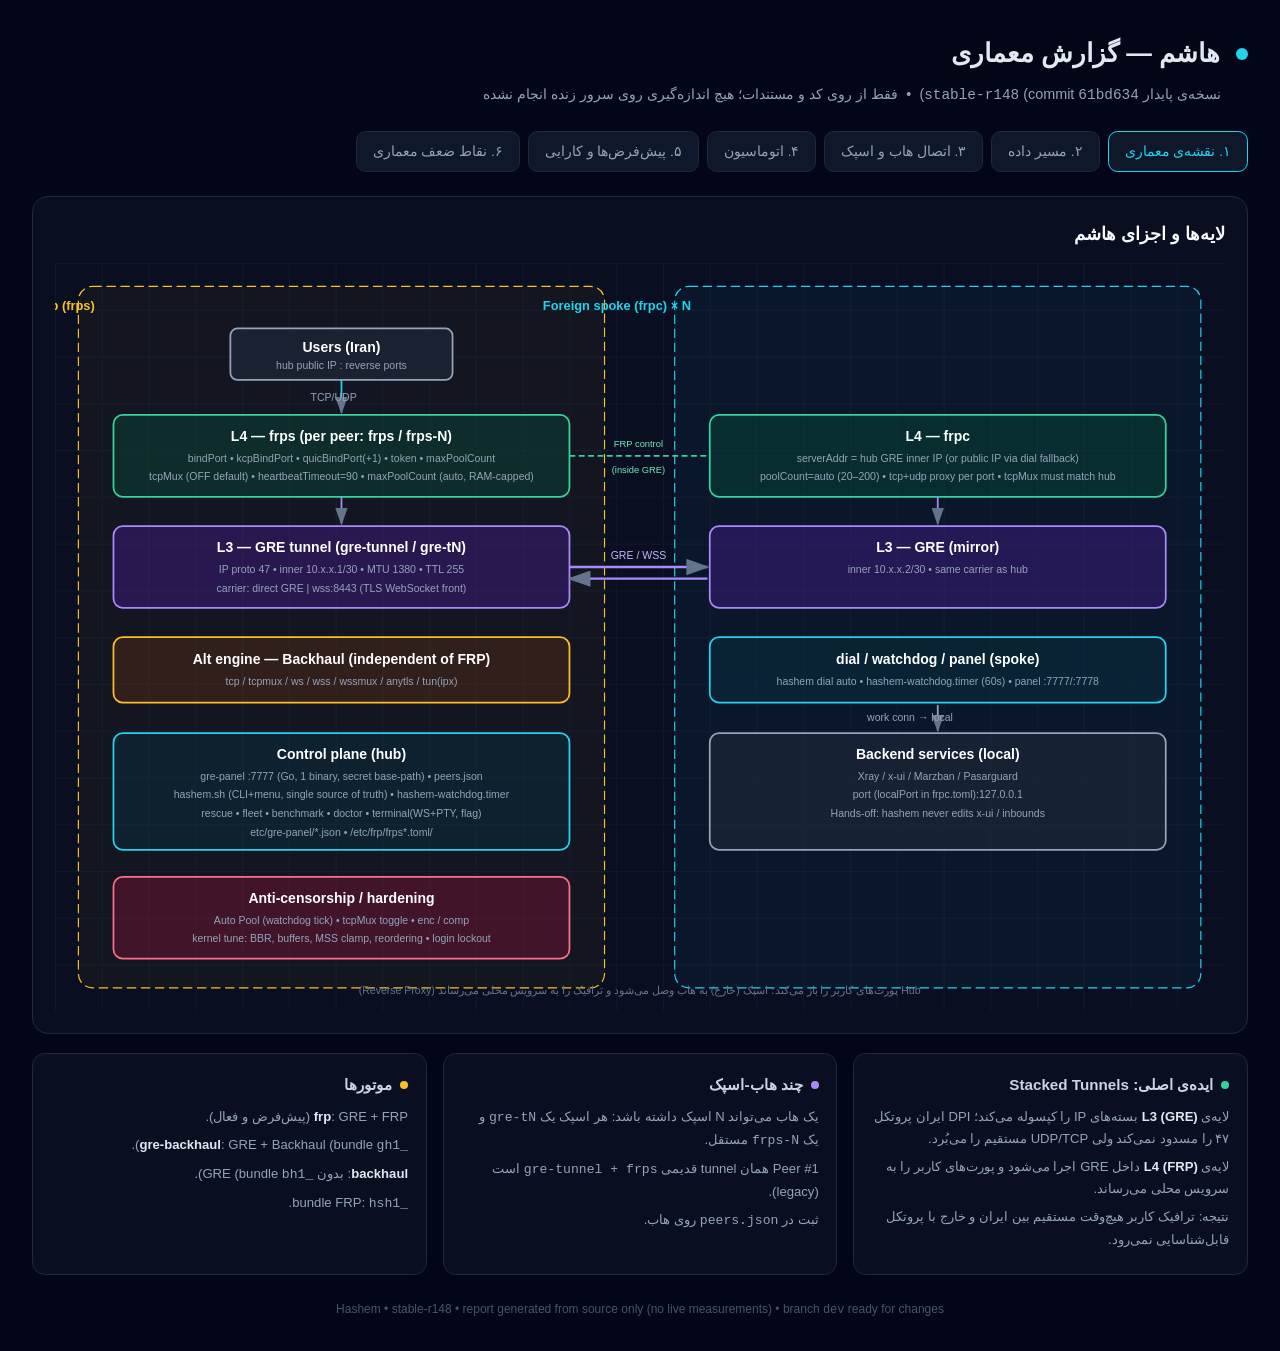
<file: docs/hashem-architecture.html>
<!DOCTYPE html>
<html lang="fa" dir="rtl">
<head>
<meta charset="UTF-8">
<meta name="viewport" content="width=device-width, initial-scale=1.0">
<title>Hashem — Architecture Report (stable-r148)</title>
<style>
*{margin:0;padding:0;box-sizing:border-box}
body{font-family:'Vazirmatn','Segoe UI',Tahoma,sans-serif;background:#020617;color:#e2e8f0;min-height:100vh;padding:2rem;line-height:1.7}
.mono{font-family:ui-monospace,'JetBrains Mono',Consolas,monospace;direction:ltr;unicode-bidi:embed}
.container{max-width:1240px;margin:0 auto}
.header-row{display:flex;align-items:center;gap:1rem;margin-bottom:.4rem}
.pulse{width:12px;height:12px;background:#22d3ee;border-radius:50%;animation:p 2s infinite}
@keyframes p{0%,100%{opacity:1}50%{opacity:.4}}
h1{font-size:1.6rem;font-weight:700}
.sub{color:#94a3b8;font-size:.9rem;margin-right:1.7rem}
nav{display:flex;flex-wrap:wrap;gap:.5rem;margin:1.5rem 0}
nav button{background:#0f172a;border:1px solid #1e293b;color:#94a3b8;padding:.5rem 1rem;border-radius:.6rem;cursor:pointer;font:inherit;font-size:.85rem}
nav button.on,nav button:hover{border-color:#22d3ee;color:#22d3ee}
section{display:none}
section.on{display:block}
.box{background:rgba(15,23,42,.55);border:1px solid #1e293b;border-radius:1rem;padding:1.4rem;margin-bottom:1.2rem;overflow-x:auto}
h2{font-size:1.1rem;margin-bottom:.8rem;color:#f8fafc}
h3{font-size:.95rem;margin:.9rem 0 .4rem;color:#cbd5e1}
svg{width:100%;min-width:880px;display:block}
.cards{display:grid;grid-template-columns:repeat(auto-fit,minmax(290px,1fr));gap:1rem;margin-top:1rem}
.card{background:rgba(15,23,42,.55);border:1px solid #1e293b;border-radius:.8rem;padding:1.1rem}
.card h3{margin:0 0 .5rem;display:flex;align-items:center;gap:.5rem}
.dot{width:8px;height:8px;border-radius:50%;display:inline-block}
.cy{background:#22d3ee}.em{background:#34d399}.vi{background:#a78bfa}.am{background:#fbbf24}.ro{background:#fb7185}.sl{background:#94a3b8}
ul{list-style:none;color:#94a3b8;font-size:.82rem}
li{margin-bottom:.35rem}
li b{color:#e2e8f0}
table{width:100%;border-collapse:collapse;font-size:.82rem}
th,td{padding:.55rem .7rem;border-bottom:1px solid #1e293b;text-align:right;vertical-align:top}
th{color:#94a3b8;font-weight:600;background:#0b1220}
td.mono,th.mono{text-align:left}
.tag{display:inline-block;padding:.1rem .5rem;border-radius:.4rem;font-size:.72rem;font-weight:600}
.on-t{background:rgba(52,211,153,.15);color:#34d399}
.off-t{background:rgba(148,163,184,.15);color:#94a3b8}
.warn-t{background:rgba(251,113,133,.15);color:#fb7185}
.am-t{background:rgba(251,191,36,.15);color:#fbbf24}
.flow{display:flex;flex-direction:column;gap:.4rem}
.step{display:flex;gap:.8rem;align-items:flex-start;background:#0b1220;border:1px solid #1e293b;border-radius:.6rem;padding:.6rem .8rem;font-size:.82rem}
.step .n{flex:0 0 1.6rem;height:1.6rem;border-radius:50%;background:#164e63;color:#22d3ee;text-align:center;font-weight:700;line-height:1.6rem;font-size:.8rem}
.note{border-right:3px solid #fbbf24;background:rgba(251,191,36,.07);padding:.6rem .9rem;border-radius:.4rem;color:#fde68a;font-size:.82rem;margin:.8rem 0}
.bad{border-right-color:#fb7185;background:rgba(251,113,133,.07);color:#fecdd3}
.good{border-right-color:#34d399;background:rgba(52,211,153,.07);color:#a7f3d0}
code{background:#0b1220;border:1px solid #1e293b;border-radius:.3rem;padding:0 .35rem;font-size:.78rem;direction:ltr;unicode-bidi:embed;display:inline-block}
.footer{text-align:center;color:#475569;font-size:.75rem;margin-top:1.5rem}
@media(max-width:700px){body{padding:1rem}}
</style>
</head>
<body>
<div class="container">
  <div class="header-row"><div class="pulse"></div><h1>هاشم — گزارش معماری</h1></div>
  <p class="sub">نسخه‌ی پایدار <span class="mono">stable-r148</span> (commit <span class="mono">61bd634</span>) &nbsp;•&nbsp; فقط از روی کد و مستندات؛ هیچ اندازه‌گیری روی سرور زنده انجام نشده</p>

  <nav id="nav">
    <button data-t="arch" class="on">۱. نقشه‌ی معماری</button>
    <button data-t="path">۲. مسیر داده</button>
    <button data-t="join">۳. اتصال هاب و اسپک</button>
    <button data-t="auto">۴. اتوماسیون</button>
    <button data-t="def">۵. پیش‌فرض‌ها و کارایی</button>
    <button data-t="gaps">۶. نقاط ضعف معماری</button>
  </nav>

  <!-- ===================== 1. ARCH ===================== -->
  <section id="arch" class="on">
    <div class="box">
      <h2>لایه‌ها و اجزای هاشم</h2>
      <svg viewBox="0 0 1000 640" xmlns="http://www.w3.org/2000/svg">
        <defs>
          <marker id="ah" markerWidth="10" markerHeight="7" refX="9" refY="3.5" orient="auto"><polygon points="0 0,10 3.5,0 7" fill="#64748b"/></marker>
          <pattern id="g" width="40" height="40" patternUnits="userSpaceOnUse"><path d="M40 0L0 0 0 40" fill="none" stroke="#1e293b" stroke-width=".5"/></pattern>
        </defs>
        <rect width="100%" height="100%" fill="url(#g)"/>

        <!-- boundaries -->
        <rect x="20" y="20" width="450" height="600" rx="12" fill="rgba(251,191,36,.04)" stroke="#fbbf24" stroke-dasharray="8,4"/>
        <text x="34" y="40" fill="#fbbf24" font-size="11" font-weight="600">Iran hub (frps)</text>
        <rect x="530" y="20" width="450" height="600" rx="12" fill="rgba(34,211,238,.04)" stroke="#22d3ee" stroke-dasharray="8,4"/>
        <text x="544" y="40" fill="#22d3ee" font-size="11" font-weight="600">Foreign spoke (frpc)  × N</text>

        <!-- users -->
        <rect x="150" y="56" width="190" height="44" rx="6" fill="rgba(30,41,59,.6)" stroke="#94a3b8" stroke-width="1.5"/>
        <text x="245" y="76" fill="#fff" font-size="12" font-weight="600" text-anchor="middle">Users (Iran)</text>
        <text x="245" y="91" fill="#94a3b8" font-size="9" text-anchor="middle">hub public IP : reverse ports</text>

        <!-- hub layers -->
        <rect x="50" y="130" width="390" height="70" rx="8" fill="rgba(6,78,59,.4)" stroke="#34d399" stroke-width="1.5"/>
        <text x="245" y="152" fill="#fff" font-size="12" font-weight="600" text-anchor="middle">L4 — frps  (per peer: frps / frps-N)</text>
        <text x="245" y="170" fill="#94a3b8" font-size="9" text-anchor="middle">bindPort • kcpBindPort • quicBindPort(+1) • token • maxPoolCount</text>
        <text x="245" y="186" fill="#94a3b8" font-size="9" text-anchor="middle">tcpMux (OFF default) • heartbeatTimeout=90 • maxPoolCount (auto, RAM-capped)</text>

        <rect x="50" y="225" width="390" height="70" rx="8" fill="rgba(76,29,149,.4)" stroke="#a78bfa" stroke-width="1.5"/>
        <text x="245" y="247" fill="#fff" font-size="12" font-weight="600" text-anchor="middle">L3 — GRE tunnel  (gre-tunnel / gre-tN)</text>
        <text x="245" y="265" fill="#94a3b8" font-size="9" text-anchor="middle">IP proto 47 • inner 10.x.x.1/30 • MTU 1380 • TTL 255</text>
        <text x="245" y="281" fill="#94a3b8" font-size="9" text-anchor="middle">carrier: direct GRE  |  wss:8443 (TLS WebSocket front)</text>

        <rect x="50" y="320" width="390" height="56" rx="8" fill="rgba(120,53,15,.3)" stroke="#fbbf24" stroke-width="1.5"/>
        <text x="245" y="343" fill="#fff" font-size="12" font-weight="600" text-anchor="middle">Alt engine — Backhaul (independent of FRP)</text>
        <text x="245" y="361" fill="#94a3b8" font-size="9" text-anchor="middle">tcp / tcpmux / ws / wss / wssmux / anytls / tun(ipx)</text>

        <rect x="50" y="402" width="390" height="100" rx="8" fill="rgba(8,51,68,.4)" stroke="#22d3ee" stroke-width="1.5"/>
        <text x="245" y="424" fill="#fff" font-size="12" font-weight="600" text-anchor="middle">Control plane (hub)</text>
        <text x="245" y="442" fill="#94a3b8" font-size="9" text-anchor="middle">gre-panel :7777 (Go, 1 binary, secret base-path) • peers.json</text>
        <text x="245" y="458" fill="#94a3b8" font-size="9" text-anchor="middle">hashem.sh (CLI+menu, single source of truth) • hashem-watchdog.timer</text>
        <text x="245" y="474" fill="#94a3b8" font-size="9" text-anchor="middle">rescue • fleet • benchmark • doctor • terminal(WS+PTY, flag)</text>
        <text x="245" y="490" fill="#94a3b8" font-size="9" text-anchor="middle">/etc/gre-panel/*.json  •  /etc/frp/frps*.toml</text>

        <rect x="50" y="525" width="390" height="70" rx="8" fill="rgba(136,19,55,.4)" stroke="#fb7185" stroke-width="1.5"/>
        <text x="245" y="547" fill="#fff" font-size="12" font-weight="600" text-anchor="middle">Anti-censorship / hardening</text>
        <text x="245" y="565" fill="#94a3b8" font-size="9" text-anchor="middle">Auto Pool (watchdog tick) • tcpMux toggle • enc / comp</text>
        <text x="245" y="581" fill="#94a3b8" font-size="9" text-anchor="middle">kernel tune: BBR, buffers, MSS clamp, reordering • login lockout</text>

        <!-- spoke layers -->
        <rect x="560" y="130" width="390" height="70" rx="8" fill="rgba(6,78,59,.4)" stroke="#34d399" stroke-width="1.5"/>
        <text x="755" y="152" fill="#fff" font-size="12" font-weight="600" text-anchor="middle">L4 — frpc</text>
        <text x="755" y="170" fill="#94a3b8" font-size="9" text-anchor="middle">serverAddr = hub GRE inner IP  (or public IP via dial fallback)</text>
        <text x="755" y="186" fill="#94a3b8" font-size="9" text-anchor="middle">poolCount=auto (20–200) • tcp+udp proxy per port • tcpMux must match hub</text>

        <rect x="560" y="225" width="390" height="70" rx="8" fill="rgba(76,29,149,.4)" stroke="#a78bfa" stroke-width="1.5"/>
        <text x="755" y="247" fill="#fff" font-size="12" font-weight="600" text-anchor="middle">L3 — GRE (mirror)</text>
        <text x="755" y="265" fill="#94a3b8" font-size="9" text-anchor="middle">inner 10.x.x.2/30 • same carrier as hub</text>

        <rect x="560" y="320" width="390" height="56" rx="8" fill="rgba(8,51,68,.4)" stroke="#22d3ee" stroke-width="1.5"/>
        <text x="755" y="343" fill="#fff" font-size="12" font-weight="600" text-anchor="middle">dial / watchdog / panel (spoke)</text>
        <text x="755" y="361" fill="#94a3b8" font-size="9" text-anchor="middle">hashem dial auto • hashem-watchdog.timer (60s) • panel :7777/:7778</text>

        <rect x="560" y="402" width="390" height="100" rx="8" fill="rgba(30,41,59,.6)" stroke="#94a3b8" stroke-width="1.5"/>
        <text x="755" y="424" fill="#fff" font-size="12" font-weight="600" text-anchor="middle">Backend services (local)</text>
        <text x="755" y="442" fill="#94a3b8" font-size="9" text-anchor="middle">Xray / x-ui / Marzban / Pasarguard</text>
        <text x="755" y="458" fill="#94a3b8" font-size="9" text-anchor="middle">127.0.0.1:port  (localPort in frpc.toml)</text>
        <text x="755" y="474" fill="#94a3b8" font-size="9" text-anchor="middle">Hands-off: hashem never edits x-ui / inbounds</text>

        <!-- arrows -->
        <line x1="245" y1="100" x2="245" y2="128" stroke="#22d3ee" stroke-width="1.5" marker-end="url(#ah)"/>
        <text x="258" y="118" fill="#94a3b8" font-size="9">TCP/UDP</text>
        <line x1="245" y1="200" x2="245" y2="223" stroke="#a78bfa" stroke-width="1.5" marker-end="url(#ah)"/>
        <line x1="440" y1="260" x2="558" y2="260" stroke="#a78bfa" stroke-width="2" marker-end="url(#ah)"/>
        <line x1="558" y1="270" x2="440" y2="270" stroke="#a78bfa" stroke-width="2" marker-end="url(#ah)"/>
        <text x="499" y="253" fill="#c4b5fd" font-size="9" text-anchor="middle">GRE / WSS</text>
        <line x1="440" y1="165" x2="558" y2="165" stroke="#34d399" stroke-width="1.5" stroke-dasharray="5,3"/>
        <text x="499" y="157" fill="#6ee7b7" font-size="8" text-anchor="middle">FRP control</text>
        <text x="499" y="180" fill="#6ee7b7" font-size="8" text-anchor="middle">(inside GRE)</text>
        <line x1="755" y1="200" x2="755" y2="223" stroke="#a78bfa" stroke-width="1.5" marker-end="url(#ah)"/>
        <line x1="755" y1="378" x2="755" y2="400" stroke="#94a3b8" stroke-width="1.5" marker-end="url(#ah)"/>
        <text x="768" y="392" fill="#94a3b8" font-size="9">work conn → local</text>

        <text x="500" y="625" fill="#64748b" font-size="9" text-anchor="middle">Hub پورت‌های کاربر را باز می‌کند؛ اسپک (خارج) به هاب وصل می‌شود و ترافیک را به سرویس محلی می‌رساند (Reverse Proxy)</text>
      </svg>
    </div>
    <div class="cards">
      <div class="card"><h3><span class="dot em"></span>ایده‌ی اصلی: Stacked Tunnels</h3>
        <ul>
          <li>لایه‌ی <b>L3 (GRE)</b> بسته‌های IP را کپسوله می‌کند؛ DPI ایران پروتکل ۴۷ را مسدود نمی‌کند ولی UDP/TCP مستقیم را می‌بُرد.</li>
          <li>لایه‌ی <b>L4 (FRP)</b> داخل GRE اجرا می‌شود و پورت‌های کاربر را به سرویس محلی می‌رساند.</li>
          <li>نتیجه: ترافیک کاربر هیچ‌وقت مستقیم بین ایران و خارج با پروتکل قابل‌شناسایی نمی‌رود.</li>
        </ul></div>
      <div class="card"><h3><span class="dot vi"></span>چند هاب-اسپک</h3>
        <ul>
          <li>یک هاب می‌تواند N اسپک داشته باشد: هر اسپک یک <span class="mono">gre-tN</span> و یک <span class="mono">frps-N</span> مستقل.</li>
          <li>Peer #1 همان tunnel قدیمی <span class="mono">gre-tunnel + frps</span> است (legacy).</li>
          <li>ثبت در <span class="mono">peers.json</span> روی هاب.</li>
        </ul></div>
      <div class="card"><h3><span class="dot am"></span>موتورها</h3>
        <ul>
          <li><b>frp</b>: GRE + FRP (پیش‌فرض و فعال).</li>
          <li><b>gre-backhaul</b>: GRE + Backhaul (bundle <span class="mono">gh1_</span>).</li>
          <li><b>backhaul</b>: بدون GRE (bundle <span class="mono">bh1_</span>).</li>
          <li>bundle FRP: <span class="mono">hsh1_</span>.</li>
        </ul></div>
    </div>
  </section>

  <!-- ===================== 2. DATA PATH ===================== -->
  <section id="path">
    <div class="box">
      <h2>مسیر یک بسته از کاربر تا سرویس</h2>
      <svg viewBox="0 0 1000 300">
        <defs><marker id="a2" markerWidth="10" markerHeight="7" refX="9" refY="3.5" orient="auto"><polygon points="0 0,10 3.5,0 7" fill="#64748b"/></marker></defs>
        <rect width="100%" height="100%" fill="url(#g)"/>
        <rect x="10" y="110" width="110" height="60" rx="6" fill="rgba(30,41,59,.6)" stroke="#94a3b8" stroke-width="1.5"/>
        <text x="65" y="136" fill="#fff" font-size="11" font-weight="600" text-anchor="middle">کاربر</text><text x="65" y="152" fill="#94a3b8" font-size="9" text-anchor="middle">VLESS/…</text>
        <rect x="160" y="110" width="130" height="60" rx="6" fill="rgba(6,78,59,.4)" stroke="#34d399" stroke-width="1.5"/>
        <text x="225" y="134" fill="#fff" font-size="11" font-weight="600" text-anchor="middle">frps (hub)</text><text x="225" y="150" fill="#94a3b8" font-size="9" text-anchor="middle">remotePort :443…</text>
        <rect x="330" y="110" width="130" height="60" rx="6" fill="rgba(76,29,149,.4)" stroke="#a78bfa" stroke-width="1.5"/>
        <text x="395" y="134" fill="#fff" font-size="11" font-weight="600" text-anchor="middle">GRE encap</text><text x="395" y="150" fill="#94a3b8" font-size="9" text-anchor="middle">proto 47, MTU 1380</text>
        <rect x="500" y="110" width="130" height="60" rx="6" fill="rgba(136,19,55,.4)" stroke="#fb7185" stroke-width="1.5"/>
        <text x="565" y="134" fill="#fff" font-size="11" font-weight="600" text-anchor="middle">اینترنت / DPI</text><text x="565" y="150" fill="#94a3b8" font-size="9" text-anchor="middle">فقط GRE می‌بیند</text>
        <rect x="670" y="110" width="130" height="60" rx="6" fill="rgba(76,29,149,.4)" stroke="#a78bfa" stroke-width="1.5"/>
        <text x="735" y="134" fill="#fff" font-size="11" font-weight="600" text-anchor="middle">GRE decap</text><text x="735" y="150" fill="#94a3b8" font-size="9" text-anchor="middle">اسپک خارج</text>
        <rect x="840" y="110" width="140" height="60" rx="6" fill="rgba(6,78,59,.4)" stroke="#34d399" stroke-width="1.5"/>
        <text x="910" y="134" fill="#fff" font-size="11" font-weight="600" text-anchor="middle">frpc → Xray</text><text x="910" y="150" fill="#94a3b8" font-size="9" text-anchor="middle">127.0.0.1:localPort</text>
        <g stroke="#22d3ee" stroke-width="1.5" marker-end="url(#a2)">
          <line x1="120" y1="140" x2="158" y2="140"/><line x1="290" y1="140" x2="328" y2="140"/><line x1="460" y1="140" x2="498" y2="140"/>
          <line x1="630" y1="140" x2="668" y2="140"/><line x1="800" y1="140" x2="838" y2="140"/>
        </g>
        <text x="500" y="60" fill="#94a3b8" font-size="10" text-anchor="middle">«مسیر برگشت» همین مسیر است، معکوس — فقط یک اتصال کنترل FRP از اسپک به هاب برقرار می‌ماند</text>
        <text x="500" y="250" fill="#fbbf24" font-size="10" text-anchor="middle">carrier=wss:8443 → GRE داخل یک WebSocket/TLS قرار می‌گیرد (برای وقتی که proto 47 هم مسدود باشد)</text>
        <text x="500" y="270" fill="#fb7185" font-size="10" text-anchor="middle">rescue → وقتی TCP یک‌طرفه بسته است، جهت dial برعکس می‌شود (frps روی سمت بسته‌شده)</text>
      </svg>
    </div>
    <div class="box">
      <h2>چرا هر لایه وجود دارد (از اندازه‌گیری‌های ثبت‌شده در اسکیل)</h2>
      <table>
        <tr><th>رفتار شبکه‌ی ایران</th><th>اثر روی ترافیک مستقیم</th><th>داخل GRE</th></tr>
        <tr><td>UDP flow-rate throttling</td><td>فقط ۳ بسته‌ی اول هر flow رد می‌شود؛ WireGuard/Hysteria/QUIC در ~۱ ثانیه می‌میرند</td><td>۰٪ افت</td></tr>
        <tr><td>TCP پرحجم</td><td>بعد از ~۱۰۰–۱۳۰KB قطع می‌شود (iperf3)</td><td>تا ۶۰۰+ Mbps بدون retransmit</td></tr>
        <tr><td>IPIP (proto 4)</td><td>۱۰۰٪ بسته</td><td>—</td></tr>
        <tr><td>GRE (proto 47)</td><td>عبور می‌کند</td><td>—</td></tr>
        <tr><td>SNI مسدود</td><td>RST تزریق می‌شود</td><td>SNI تمیز/Reality مشکلی ندارد</td></tr>
      </table>
      <div class="note">این جدول از قواعد ثبت‌شده در اسکیل <span class="mono">tunnel-panel-ops</span> آمده، نه از اندازه‌گیری امروز. طبق انتخاب شما هیچ اندازه‌گیری تازه‌ای روی سرور زنده انجام نشد.</div>
    </div>
  </section>

  <!-- ===================== 3. JOIN ===================== -->
  <section id="join">
    <div class="box">
      <h2>اتصال هاب و اسپک — چه چیزی بین دو سر باید یکسان باشد</h2>
      <div class="flow">
        <div class="step"><div class="n">1</div><div><b>روی هاب:</b> <code>hashem setup-iran --local-pub HUB --remote-pub SPOKE …</code> → می‌سازد: GRE، <span class="mono">frps.toml</span>، یونیت‌ها، پنل، و یک <b>bundle</b> <span class="mono">hsh1_…</span> چاپ می‌کند.</div></div>
        <div class="step"><div class="n">2</div><div><b>bundle</b> = <span class="mono">hsh1_&lt;IRAN_PUB&gt;_&lt;FRP_PORT&gt;_&lt;IRAN_GRE&gt;_&lt;FOREIGN_GRE&gt;_&lt;TOKEN&gt;[_ports][_tr-…]</span></div></div>
        <div class="step"><div class="n">3</div><div><b>روی اسپک:</b> <code>hashem setup-foreign --bundle hsh1_… --local-pub SPOKE</code> → GRE معکوس + <span class="mono">frpc.toml</span> با <span class="mono">serverAddr</span> = IP داخلی GRE هاب.</div></div>
        <div class="step"><div class="n">4</div><div><b>dial fallback:</b> اگر GRE ping نشد، <span class="mono">frpc</span> خودش به IP عمومی هاب وصل می‌شود (<span class="mono">hashem dial auto</span>).</div></div>
        <div class="step"><div class="n">5</div><div>اسپک بیشتر: <code>hashem add-peer …</code> روی هاب → <span class="mono">gre-tN + frps-N</span> جدید.</div></div>
      </div>
      <h3>باید دو سر یکسان باشد (و فقط بخشی در bundle هست)</h3>
      <table>
        <tr><th>تنظیم</th><th>در bundle؟</th><th>اگر ناهمخوان باشد</th></tr>
        <tr><td class="mono">token</td><td><span class="tag on-t">بله</span></td><td>login ردّ می‌شود: <span class="mono">token doesn't match</span></td></tr>
        <tr><td class="mono">FRP port</td><td><span class="tag on-t">بله</span></td><td>اتصال برقرار نمی‌شود</td></tr>
        <tr><td class="mono">transport (tcp/kcp/quic/ws/wss)</td><td><span class="tag on-t">بله (_tr-)</span></td><td>اتصال برقرار نمی‌شود</td></tr>
        <tr><td class="mono">tcpMux</td><td><span class="tag warn-t">خیر</span></td><td>login با <b>EOF</b> ردّ می‌شود — همان قطعی امروز</td></tr>
        <tr><td class="mono">tls.force / tls.enable</td><td><span class="tag warn-t">خیر</span></td><td>handshake یا timeout</td></tr>
        <tr><td class="mono">proxyProtocolVersion vs acceptProxyProtocol</td><td><span class="tag warn-t">خیر</span></td><td>tunnel سبز، ولی VPN کار نمی‌کند (EOF روی TLS کاربر)</td></tr>
        <tr><td class="mono">poolCount / maxPoolCount</td><td><span class="tag warn-t">خیر</span></td><td>کندی یا «work connection pool is full»</td></tr>
      </table>
      <div class="note bad">این مهم‌ترین نقطه‌ی ضعف طراحی است: فقط token و پورت و transport هم‌گام می‌شوند؛ باقی تنظیمات حساس را اپراتور باید دو بار و دستی یکسان نگه دارد.</div>
    </div>
  </section>

  <!-- ===================== 4. AUTOMATION ===================== -->
  <section id="auto">
    <div class="box">
      <h2>اتوماسیون — چه کسی چه کاری را خودکار می‌کند</h2>
      <svg viewBox="0 0 1000 260">
        <defs><marker id="a3" markerWidth="10" markerHeight="7" refX="9" refY="3.5" orient="auto"><polygon points="0 0,10 3.5,0 7" fill="#64748b"/></marker></defs>
        <rect width="100%" height="100%" fill="url(#g)"/>
        <rect x="20" y="20" width="200" height="70" rx="8" fill="rgba(8,51,68,.4)" stroke="#22d3ee" stroke-width="1.5"/>
        <text x="120" y="45" fill="#fff" font-size="12" font-weight="600" text-anchor="middle">hashem-watchdog.timer</text>
        <text x="120" y="63" fill="#94a3b8" font-size="9" text-anchor="middle">هر ۶۰ ثانیه • flock</text>
        <text x="120" y="78" fill="#94a3b8" font-size="9" text-anchor="middle">fail_threshold=2</text>
        <rect x="270" y="20" width="200" height="70" rx="8" fill="rgba(6,78,59,.4)" stroke="#34d399" stroke-width="1.5"/>
        <text x="370" y="45" fill="#fff" font-size="12" font-weight="600" text-anchor="middle">watchdog_check</text>
        <text x="370" y="63" fill="#94a3b8" font-size="9" text-anchor="middle">ping → ss ESTAB → nc 22/7777</text>
        <text x="370" y="78" fill="#94a3b8" font-size="9" text-anchor="middle">→ dial_connected → frp active</text>
        <rect x="520" y="20" width="200" height="70" rx="8" fill="rgba(120,53,15,.3)" stroke="#fbbf24" stroke-width="1.5"/>
        <text x="620" y="45" fill="#fff" font-size="12" font-weight="600" text-anchor="middle">تصمیم</text>
        <text x="620" y="63" fill="#94a3b8" font-size="9" text-anchor="middle">down → هشدار تلگرام</text>
        <text x="620" y="78" fill="#94a3b8" font-size="9" text-anchor="middle">auto_restart=false (پیش‌فرض)</text>
        <rect x="770" y="20" width="210" height="70" rx="8" fill="rgba(136,19,55,.4)" stroke="#fb7185" stroke-width="1.5"/>
        <text x="875" y="45" fill="#fff" font-size="12" font-weight="600" text-anchor="middle">اقدام (اگر روشن)</text>
        <text x="875" y="63" fill="#94a3b8" font-size="9" text-anchor="middle">restart_all_lite</text>
        <text x="875" y="78" fill="#94a3b8" font-size="9" text-anchor="middle">+ بکاپ و restart دوره‌ای</text>
        <g stroke="#22d3ee" stroke-width="1.5" marker-end="url(#a3)"><line x1="220" y1="55" x2="268" y2="55"/><line x1="470" y1="55" x2="518" y2="55"/><line x1="720" y1="55" x2="768" y2="55"/></g>

        <rect x="20" y="130" width="300" height="110" rx="8" fill="rgba(30,41,59,.6)" stroke="#94a3b8" stroke-width="1.5"/>
        <text x="170" y="153" fill="#fff" font-size="12" font-weight="600" text-anchor="middle">لایه‌های دیگر (پنل Go)</text>
        <text x="170" y="172" fill="#94a3b8" font-size="9" text-anchor="middle">fleet sampler: ping هر peer، تاریخچه برای sparkline</text>
        <text x="170" y="188" fill="#94a3b8" font-size="9" text-anchor="middle">linked: جلسه‌ی FRP برقرار = سالم، بدون ping</text>
        <text x="170" y="204" fill="#94a3b8" font-size="9" text-anchor="middle">benchmark: carrier probe — فقط پیشنهاد، سوییچ دستی</text>
        <text x="170" y="220" fill="#94a3b8" font-size="9" text-anchor="middle">doctor: BBR / MSS / forwarding + «Quick Repair»</text>

        <rect x="350" y="130" width="300" height="110" rx="8" fill="rgba(136,19,55,.4)" stroke="#fb7185" stroke-width="1.5"/>
        <text x="500" y="153" fill="#fff" font-size="12" font-weight="600" text-anchor="middle">rescue (قطع یک‌طرفه)</text>
        <text x="500" y="172" fill="#94a3b8" font-size="9" text-anchor="middle">تشخیص: چند dial + یک ping در دقیقه</text>
        <text x="500" y="188" fill="#94a3b8" font-size="9" text-anchor="middle">۳ اخطار پیاپی → فقط بنر</text>
        <text x="500" y="204" fill="#94a3b8" font-size="9" text-anchor="middle">فعال‌سازی با کلیک • کد <span class="mono">hrc1_</span></text>
        <text x="500" y="220" fill="#94a3b8" font-size="9" text-anchor="middle">جهت dial برعکس (stcp/sudp visitors)</text>

        <rect x="680" y="130" width="300" height="110" rx="8" fill="rgba(76,29,149,.4)" stroke="#a78bfa" stroke-width="1.5"/>
        <text x="830" y="153" fill="#fff" font-size="12" font-weight="600" text-anchor="middle">dial / carrier / auto pool</text>
        <text x="830" y="172" fill="#94a3b8" font-size="9" text-anchor="middle">dial_watch_tick: GRE مرده → IP عمومی (خودکار)</text>
        <text x="830" y="188" fill="#94a3b8" font-size="9" text-anchor="middle">carrier: دستی (direct|wss) — AutoPilot فقط لاگ</text>
        <text x="830" y="204" fill="#94a3b8" font-size="9" text-anchor="middle">auto pool: poolCount بر اساس خطای pool-full و بار (روشن)</text>
        <text x="830" y="220" fill="#94a3b8" font-size="9" text-anchor="middle">hashem-frp-restore: بعد از boot</text>
      </svg>
    </div>
    <div class="cards">
      <div class="card"><h3><span class="dot em"></span>خودکار و روشن</h3>
        <ul><li>watchdog tick هر ۶۰ ثانیه (فقط هشدار)</li><li>dial fallback (GRE → public IP)</li><li>fleet/linked sampler</li><li>restore بعد از reboot</li></ul></div>
      <div class="card"><h3><span class="dot am"></span>خودکار ولی نیازمند تأیید/روشن‌کردن</h3>
        <ul><li>rescue: تشخیص خودکار، اجرا با کلیک</li><li>auto_restart / restart دوره‌ای</li><li>auto pool (فقط ری‌استارت frpc، با cooldown)</li><li>بکاپ زمان‌بندی‌شده</li></ul></div>
      <div class="card"><h3><span class="dot ro"></span>عمداً دستی</h3>
        <ul><li>carrier (direct/wss) — AutoPilot فقط پیشنهاد</li><li>tcpMux / enc / comp</li><li>x-ui / inbounds هرگز لمس نمی‌شود</li></ul></div>
    </div>
    <div class="note">پس از قطعی امروز: watchdog ۱۲۸ بار پیاپی «down» گفت ولی <b>علت</b> را نگفت (EOF/tcpMux). hint جدید <span class="mono">E-FRP-10</span> این را فقط در status/doctor نشان می‌دهد؛ هنوز در هشدار تلگرام نیست.</div>
  </section>

  <!-- ===================== 5. DEFAULTS ===================== -->
  <section id="def">
    <div class="box">
      <h2>پیش‌فرض‌ها (از کد، نه حدس)</h2>
      <table>
        <tr><th>تنظیم</th><th>پیش‌فرض</th><th class="mono">کجا</th><th>چرا / اثر</th></tr>
        <tr><td class="mono">transport.tcpMux</td><td><span class="tag off-t">OFF</span></td><td class="mono">perf.go / hashem.sh</td><td>طبق اندازه‌گیری ثبت‌شده، تقریباً نصف throughput روی GRE؛ باید دو سر یکسان باشد</td></tr>
        <tr><td class="mono">proxy encryption</td><td><span class="tag off-t">OFF</span></td><td class="mono">perf.json</td><td>ترافیک VLESS از قبل رمز است؛ رمزنگاری دوباره فقط CPU می‌سوزاند</td></tr>
        <tr><td class="mono">proxy compression</td><td><span class="tag off-t">OFF</span></td><td class="mono">perf.json</td><td>داده‌ی رمزشده فشرده نمی‌شود؛ هزینه‌ی CPU بدون سود</td></tr>
        <tr><td class="mono">auto pool</td><td><span class="tag on-t">ON</span></td><td class="mono">perf.json auto_pool</td><td>poolCount ۲۰–۲۰۰ و maxPoolCount ۶۰–۵۰۰ (سقف بر اساس RAM)، maxPool ≥ ۱٫۵×pool؛ وضعیت در auto_pool.json</td></tr>
        <tr><td class="mono">tcpMux</td><td><span class="tag off-t">OFF</span></td><td class="mono">perf.json</td><td>سرعت‌محور؛ باید روی هاب و همه اسپوک‌ها یکسان باشد</td></tr>
        <tr><td class="mono">poolCount / maxPool (دستی)</td><td>20 / 60</td><td class="mono">perf.json</td><td>فقط وقتی auto_pool خاموش است؛ همه‌ی writerها از <span class="mono">pool_effective_values</span> می‌خوانند</td></tr>
        <tr><td class="mono">watchdog auto_restart</td><td><span class="tag off-t">false</span></td><td class="mono">watchdog.json</td><td>restart خودکار زنجیره‌ای CPU هاب را تا ۷۰٪ می‌برد؛ فقط هشدار</td></tr>
        <tr><td class="mono">carrier</td><td>direct (دستی)</td><td class="mono">carrier.json</td><td>فقط GRE خام؛ سوییچ خودکار ممنوع</td></tr>
        <tr><td class="mono">FRP control port</td><td>تصادفی 20000–60000</td><td class="mono">setup</td><td>پرهیز از اثرانگشت ثابت ۷۰۰۰</td></tr>
        <tr><td class="mono">GRE MTU</td><td>1380</td><td class="mono">gre unit</td><td>جلوگیری از fragmentation؛ MSS clamp کنار آن</td></tr>
        <tr><td class="mono">Terminal (WS+PTY)</td><td><span class="tag off-t">OFF</span></td><td class="mono">panel.json</td><td>سطح حمله؛ فقط با flag</td></tr>
      </table>
      <div class="note good">فلسفه‌ی پیش‌فرض: «سرعت اول، کمترین CPU، کمترین سطح خودکار خطرناک» — هر چیزی که ممکن است حلقه‌ی ریستارت یا خرابی دوطرفه بسازد، خاموش است.</div>
    </div>
    <div class="box">
      <h2>چه چیزی کارایی را بالا یا پایین می‌برد</h2>
      <table>
        <tr><th>اهرم</th><th>اثر بر سرعت</th><th>اثر بر CPU</th><th>ریسک</th></tr>
        <tr><td class="mono">tcpMux ON</td><td><span class="tag warn-t">↓ حدود ۵۰٪ (ثبت‌شده)</span></td><td>پایین‌تر</td><td>اگر دو سر یکی نباشد: قطع کامل (EOF)</td></tr>
        <tr><td class="mono">encryption / compression ON</td><td><span class="tag warn-t">↓</span></td><td><span class="tag warn-t">↑↑ روی ۱–۲ vCPU</span></td><td>بدون سود روی داده‌ی رمزشده</td></tr>
        <tr><td class="mono">QUIC / KCP transport</td><td><span class="tag warn-t">↓↓ روی مسیر reordering‌دار (ثبت‌شده ~۵–۱۲ vs ۲۵۰–۳۰۰ Mbit)</span></td><td>متوسط</td><td>پیش از سوییچ حتماً benchmark</td></tr>
        <tr><td class="mono">poolCount بالا (۱۰۰)</td><td>بهتر زیر بار</td><td><span class="tag warn-t">↑ re-dial storm هنگام jitter</span></td><td>Auto Pool فقط با خطای pool-full بالا می‌برد و آهسته پایین می‌آورد</td></tr>
        <tr><td class="mono">BBR + بافر ۱۶MB + reordering=25</td><td><span class="tag on-t">↑</span></td><td>—</td><td>کم</td></tr>
        <tr><td class="mono">MTU 1380 + MSS clamp</td><td><span class="tag on-t">↑ (کمتر fragment)</span></td><td>—</td><td>کم</td></tr>
        <tr><td class="mono">kernel DNAT بجای FRP (پورت ساده)</td><td><span class="tag on-t">↑↑</span></td><td><span class="tag on-t">↓</span></td><td>IP واقعی کلاینت پنهان می‌شود (MASQUERADE)</td></tr>
      </table>
      <div class="note">همه‌ی اعداد بالا از اسکیل و کامنت‌های کد آمده‌اند. هیچ اندازه‌گیری تازه نگرفتم (طبق تصمیم شما)؛ برای عدد دقیق روی مسیر فعلی باید جداگانه در netns محلی benchmark کنیم.</div>
    </div>
  </section>

  <!-- ===================== 6. GAPS ===================== -->
  <section id="gaps">
    <div class="box">
      <h2>نقاط ضعف معماری (دیده‌شده در کد و در رخدادهای این هفته)</h2>
      <table>
        <tr><th>#</th><th>مسئله</th><th>شاهد</th><th>جهت اصلاح</th></tr>
        <tr><td>1</td><td><b>پیکربندی دوطرفه هم‌گام نمی‌شود</b></td><td>قطعی امروز (tcpMux)، proxyProtocol، pool</td><td>یک «منبع حقیقت» روی هاب + دریافت تنظیمات توسط اسپک (یا bundle v2 با فیلدهای بیشتر)</td></tr>
        <tr><td>2</td><td><b>watchdog فقط «down» می‌گوید، نه چرا</b></td><td>۱۲۸ شکست پیاپی بدون علت</td><td>دسته‌بندی علت (GRE، توکن، EOF/mux، پورت) در هشدار</td></tr>
        <tr><td>3</td><td><b>تغییر کانفیگ بدون ردپا</b></td><td>تست‌ها کانفیگ زنده را بازنویسی کردند و معلوم نبود چه کسی</td><td>لاگ منبع تغییر + بکاپ خودکار + rollback در UI</td></tr>
        <tr><td>4</td><td><b>هسته‌ی ۸٬۴۸۶ خطی bash + ۱۸٬۲۲۰ خط Go</b> با منطق مشترک</td><td>۲۰۹ تابع در یک فایل؛ هر باگ دو جا تکرار می‌شود (مثلاً مسیر perf.json)</td><td>shellcheck در CI، تست واحد برای توابع کلیدی، یک API داخلی بجای shell-out</td></tr>
        <tr><td>5</td><td><b>مسیرهای ثابت /etc/…</b></td><td>تست روی میزبان زنده نوشت (در این نسخه فقط بخش Go اصلاح شد)</td><td>همان الگوی <span class="mono">frpDir</span> در bash</td></tr>
        <tr><td>6</td><td><b>مستندات و کد ناهمخوان</b></td><td>لینک‌های docs/en شکسته بود</td><td>یک سند پیش‌فرض‌ها که از کد تولید شود</td></tr>
        <tr><td>8</td><td><b>نصب بدون checksum</b></td><td><span class="mono">install.sh</span> اسکریپت را از main و پروکسی ثالث اجرا می‌کند</td><td>امضا/checksum و pin به tag پایدار</td></tr>
        <tr><td>9</td><td><b>یک هاب = نقطه‌ی شکست</b></td><td>frpc فقط یک serverAddr دارد</td><td>لیست چند هاب با failover</td></tr>
        <tr><td>10</td><td><b>release از main و آپدیت از latest</b></td><td>پنل خودش را از <span class="mono">releases/latest</span> آپدیت می‌کند</td><td>کانال stable/dev جدا (الان با شاخه‌ی dev شروع شده)</td></tr>
      </table>
    </div>
  </section>

  <p class="footer">Hashem • stable-r148 • report generated from source only (no live measurements) • branch <span class="mono">dev</span> ready for changes</p>
</div>
<script>
document.getElementById('nav').addEventListener('click',function(e){
  var b=e.target.closest('button'); if(!b) return;
  document.querySelectorAll('nav button').forEach(function(x){x.classList.toggle('on',x===b)});
  document.querySelectorAll('section').forEach(function(s){s.classList.toggle('on',s.id===b.dataset.t)});
  window.scrollTo({top:0,behavior:'smooth'});
});
</script>
</body>
</html>
</file>
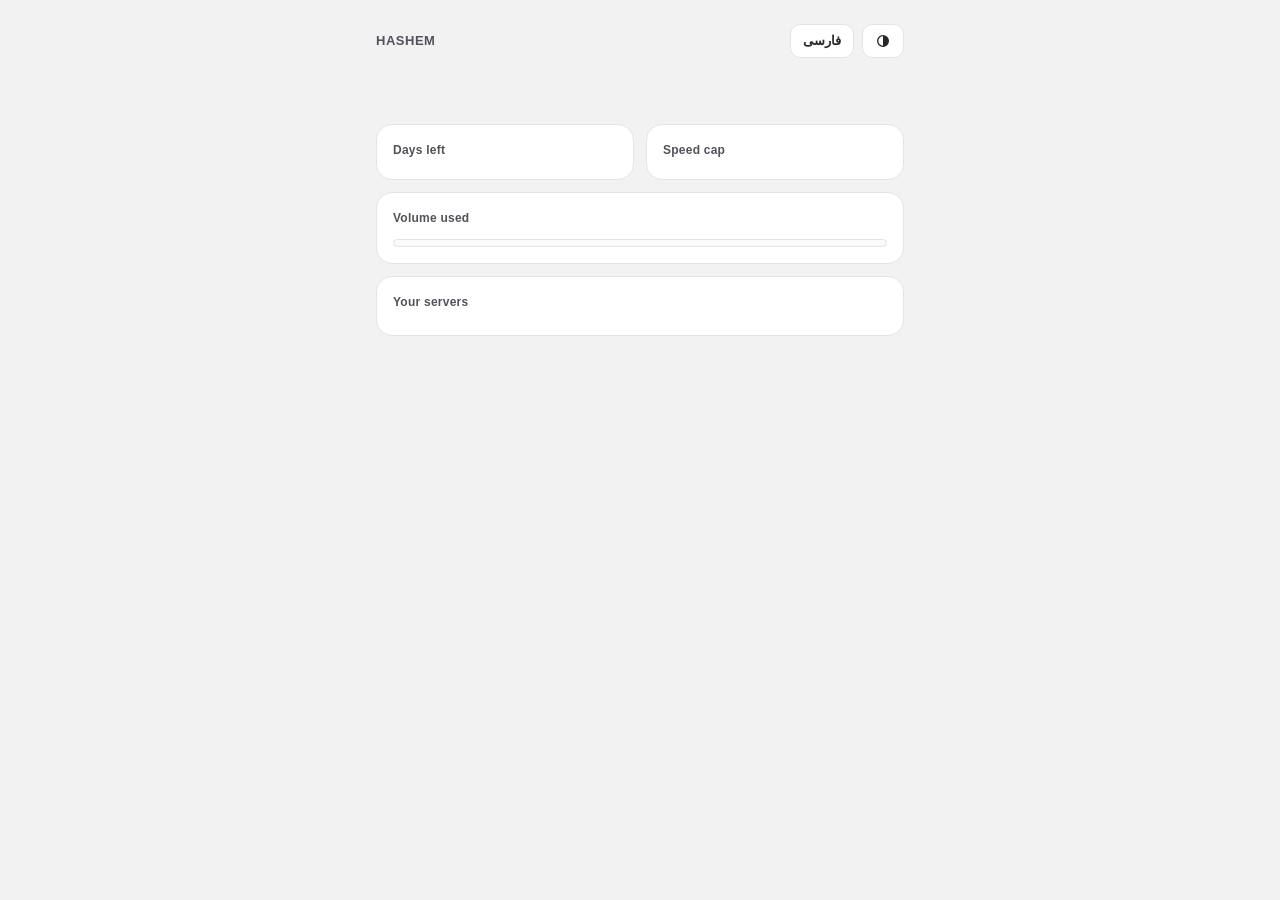
<file: panel/customer_status.html>
<!doctype html>
<html lang="en">
<head>
<meta charset="utf-8">
<meta name="viewport" content="width=device-width, initial-scale=1">
<meta name="robots" content="noindex, nofollow">
<meta name="referrer" content="no-referrer">
<title>Tunnel status</title>
<style>
:root{
  --bg:#f2f2f2;--s1:#ffffff;--s2:#fafafa;--line:#e4e4e7;
  --tx:#18181b;--tx2:#27272a;--mu:#52525b;
  --ac:hsl(217 91% 45%);--ok:#047857;--wr:#a16207;--er:#b91c1c;
  --r:16px;--font:-apple-system,BlinkMacSystemFont,"Segoe UI",Roboto,"Inter","Vazirmatn",Tahoma,Helvetica,Arial,sans-serif;
  color-scheme:light;
}
@media (prefers-color-scheme:dark){
  :root:not([data-theme="light"]){
    --bg:#09090b;--s1:#121214;--s2:#18181b;--line:#27272a;
    --tx:#f4f4f5;--tx2:#e4e4e7;--mu:#a1a1aa;
    --ac:hsl(217 91% 65%);--ok:#22c55e;--wr:#eab308;--er:#f87171;color-scheme:dark;
  }
}
:root[data-theme="dark"]{
  --bg:#09090b;--s1:#121214;--s2:#18181b;--line:#27272a;
  --tx:#f4f4f5;--tx2:#e4e4e7;--mu:#a1a1aa;
  --ac:hsl(217 91% 65%);--ok:#22c55e;--wr:#eab308;--er:#f87171;color-scheme:dark;
}
*{box-sizing:border-box;margin:0;padding:0}
html{-webkit-text-size-adjust:100%;text-size-adjust:100%}
body{background:var(--bg);color:var(--tx2);font:450 15px/1.5 var(--font);min-height:100vh}
main{max-width:560px;margin:0 auto;padding:24px 16px 40px}
header{display:flex;align-items:center;justify-content:space-between;gap:12px;margin-bottom:20px}
.brand{font-weight:700;font-size:13px;letter-spacing:.04em;color:var(--mu);text-transform:uppercase}
.tools{display:flex;gap:8px}
button svg{display:block}
button{display:inline-flex;align-items:center;justify-content:center;font:inherit;color:var(--tx2);background:var(--s1);border:1px solid var(--line);border-radius:10px;height:34px;padding:0 12px;font-size:13px;font-weight:600;cursor:pointer}
button:focus-visible{outline:2px solid var(--ac);outline-offset:2px}
h1{font-size:24px;line-height:1.25;font-weight:700;color:var(--tx);overflow-wrap:anywhere}
.pill{display:inline-flex;align-items:center;gap:6px;margin-top:8px;font-size:13px;font-weight:600;padding:4px 10px;border-radius:999px;background:color-mix(in srgb,var(--c) 13%,transparent);color:var(--c)}
.pill::before{content:"";width:7px;height:7px;border-radius:50%;background:var(--c)}
.grid{display:grid;grid-template-columns:1fr 1fr;gap:12px;margin-top:20px}
.card{background:var(--s1);border:1px solid var(--line);border-radius:var(--r);padding:16px;min-width:0}
.wide{grid-column:1/-1}
.label{font-size:12px;font-weight:600;color:var(--mu);letter-spacing:.02em}
.big{font-size:26px;font-weight:700;color:var(--tx);margin-top:4px;font-variant-numeric:tabular-nums;overflow-wrap:anywhere}
.sub{font-size:13px;color:var(--mu);margin-top:2px;font-variant-numeric:tabular-nums}
.bar{height:8px;border-radius:99px;background:var(--s2);border:1px solid var(--line);margin-top:12px;overflow:hidden}
.bar>i{display:block;height:100%;width:0;background:var(--ac);border-radius:99px;transition:width .4s}
ul{list-style:none;margin-top:8px}
li{display:flex;justify-content:space-between;align-items:center;padding:8px 0;border-top:1px solid var(--line);font-size:14px}
li:first-child{border-top:0}
.dot{font-size:13px;font-weight:600;color:var(--c)}
footer{margin-top:20px;font-size:12px;color:var(--mu);text-align:center}
[dir="rtl"] body{font-family:"Vazirmatn",Tahoma,var(--font)}
@media (max-width:380px){.grid{grid-template-columns:1fr}}
</style>
</head>
<body>
<main>
  <header>
    <span class="brand" data-t="brand">Hashem</span>
    <div class="tools">
      <button type="button" id="lang" aria-label="Language">فارسی</button>
      <button type="button" id="theme" aria-label="Theme"><svg viewBox="0 0 24 24" width="16" height="16" aria-hidden="true"><circle cx="12" cy="12" r="8" fill="none" stroke="currentColor" stroke-width="2"/><path d="M12 4a8 8 0 0 1 0 16z" fill="currentColor"/></svg></button>
    </div>
  </header>
  <h1 id="name"></h1>
  <span class="pill" id="state"></span>
  <div class="grid">
    <section class="card">
      <div class="label" data-t="days">Days left</div>
      <div class="big" id="days"></div>
      <div class="sub" id="until"></div>
    </section>
    <section class="card">
      <div class="label" data-t="speed">Speed cap</div>
      <div class="big" id="cap"></div>
      <div class="sub" id="now"></div>
    </section>
    <section class="card wide">
      <div class="label" data-t="volume">Volume used</div>
      <div class="big" id="used"></div>
      <div class="sub" id="of"></div>
      <div class="bar" id="barw"><i id="bar"></i></div>
    </section>
    <section class="card wide">
      <div class="label" data-t="servers">Your servers</div>
      <ul id="links"></ul>
    </section>
  </div>
  <footer id="at"></footer>
</main>
<script>
(function () {
  "use strict";
  var data = /*HS_DATA*/null;
  var T = {
    en: {brand: "Hashem", days: "Days left", speed: "Speed cap", volume: "Volume used", servers: "Your servers",
      active: "Active", expired: "Plan ended", quota: "Volume used up", manual: "Paused by the seller",
      noEnd: "No end date", until: "until ", unlimited: "Unlimited", of: "of ", noQuota: "no volume limit",
      now: "now ↓ ", up: "Connected", down: "Not connected", running: "Running", server: "Server ", updated: "Updated ", lang: "فارسی", day: "", mbit: " Mbit/s"},
    fa: {brand: "هاشم", days: "روزهای باقی‌مانده", speed: "سقف سرعت", volume: "حجم مصرف‌شده", servers: "سرورهای شما",
      active: "فعال", expired: "پلن تمام شده", quota: "حجم تمام شده", manual: "متوقف‌شده توسط فروشنده",
      noEnd: "بدون تاریخ پایان", until: "تا ", unlimited: "نامحدود", of: "از ", noQuota: "بدون محدودیت حجم",
      now: "اکنون ↓ ", up: "متصل", down: "قطع", running: "در حال اجرا", server: "سرور ", updated: "به‌روزرسانی ", lang: "English", day: "", mbit: " مگابیت"}
  };
  var lang = "en";
  try { lang = localStorage.getItem("hs-lang") || ""; } catch (e) { lang = ""; }
  if (!lang) lang = /^fa\b/i.test(navigator.language || "") ? "fa" : "en";
  var $ = function (id) { return document.getElementById(id); };
  var num = function (n, d) { return Number(n).toLocaleString(lang === "fa" ? "fa-IR" : "en-US", {maximumFractionDigits: d}); };
  function bytes(n) {
    var u = ["B", "KB", "MB", "GB", "TB"], i = 0;
    while (n >= 1000 && i < u.length - 1) { n /= 1000; i++; }
    return num(n, i < 2 ? 0 : 2) + " " + u[i];
  }
  function mbit(bps) { return num(bps * 8 / 1e6, 1) + T[lang].mbit; }
  function render() {
    var t = T[lang];
    document.documentElement.lang = lang;
    document.documentElement.dir = lang === "fa" ? "rtl" : "ltr";
    document.querySelectorAll("[data-t]").forEach(function (el) { el.textContent = t[el.getAttribute("data-t")]; });
    $("lang").textContent = t.lang;
    if (!data) return;
    $("name").textContent = data.name;
    var st = $("state");
    st.textContent = data.cut ? (t[data.cut] || data.cut) : t.active;
    st.style.setProperty("--c", data.cut ? "var(--er)" : "var(--ok)");
    if (data.days_left === null || data.days_left === undefined) {
      $("days").textContent = "∞"; $("until").textContent = t.noEnd;
    } else {
      $("days").textContent = num(data.days_left, 0);
      $("until").textContent = t.until + new Date(data.expires_at * 1000).toLocaleDateString(lang === "fa" ? "fa-IR" : "en-GB");
    }
    $("cap").textContent = data.rate_mbit > 0 ? num(data.rate_mbit, 1) + t.mbit : t.unlimited;
    $("now").textContent = t.now + mbit(data.speed_tx) + "  ↑ " + mbit(data.speed_rx);
    $("used").textContent = bytes(data.used);
    var q = data.quota_gb * 1e9;
    $("of").textContent = q > 0 ? t.of + bytes(q) : t.noQuota;
    $("barw").hidden = !(q > 0);
    $("bar").style.width = q > 0 ? Math.min(100, data.used / q * 100).toFixed(1) + "%" : "0";
    $("bar").style.background = q > 0 && data.used >= q * 0.9 ? "var(--er)" : "var(--ac)";
    var ul = $("links");
    ul.textContent = "";
    (data.links || []).forEach(function (s, i) {
      var li = document.createElement("li"), a = document.createElement("span"), b = document.createElement("span");
      a.textContent = t.server + num(i + 1, 0);
      b.className = "dot";
      b.textContent = s === "up" ? t.up : s === "running" ? t.running : t.down;
      b.style.setProperty("--c", s === "down" ? "var(--mu)" : "var(--ok)");
      li.appendChild(a); li.appendChild(b); ul.appendChild(li);
    });
    $("at").textContent = t.updated + new Date(data.at * 1000).toLocaleTimeString(lang === "fa" ? "fa-IR" : "en-GB");
  }
  $("lang").addEventListener("click", function () {
    lang = lang === "fa" ? "en" : "fa";
    try { localStorage.setItem("hs-lang", lang); } catch (e) {}
    render();
  });
  var theme = "";
  try { theme = localStorage.getItem("hs-theme") || ""; } catch (e) {}
  if (theme) document.documentElement.setAttribute("data-theme", theme);
  $("theme").addEventListener("click", function () {
    var dark = theme ? theme === "dark" : matchMedia("(prefers-color-scheme: dark)").matches;
    theme = dark ? "light" : "dark";
    document.documentElement.setAttribute("data-theme", theme);
    try { localStorage.setItem("hs-theme", theme); } catch (e) {}
  });
  render();
  setInterval(function () {
    fetch(location.pathname.replace(/\/$/, "") + ".json", {cache: "no-store", credentials: "omit"})
      .then(function (r) { return r.ok ? r.json() : null; })
      .then(function (d) { if (d) { data = d; render(); } })
      .catch(function () {});
  }, 30000);
})();
</script>
</body>
</html>
</file>
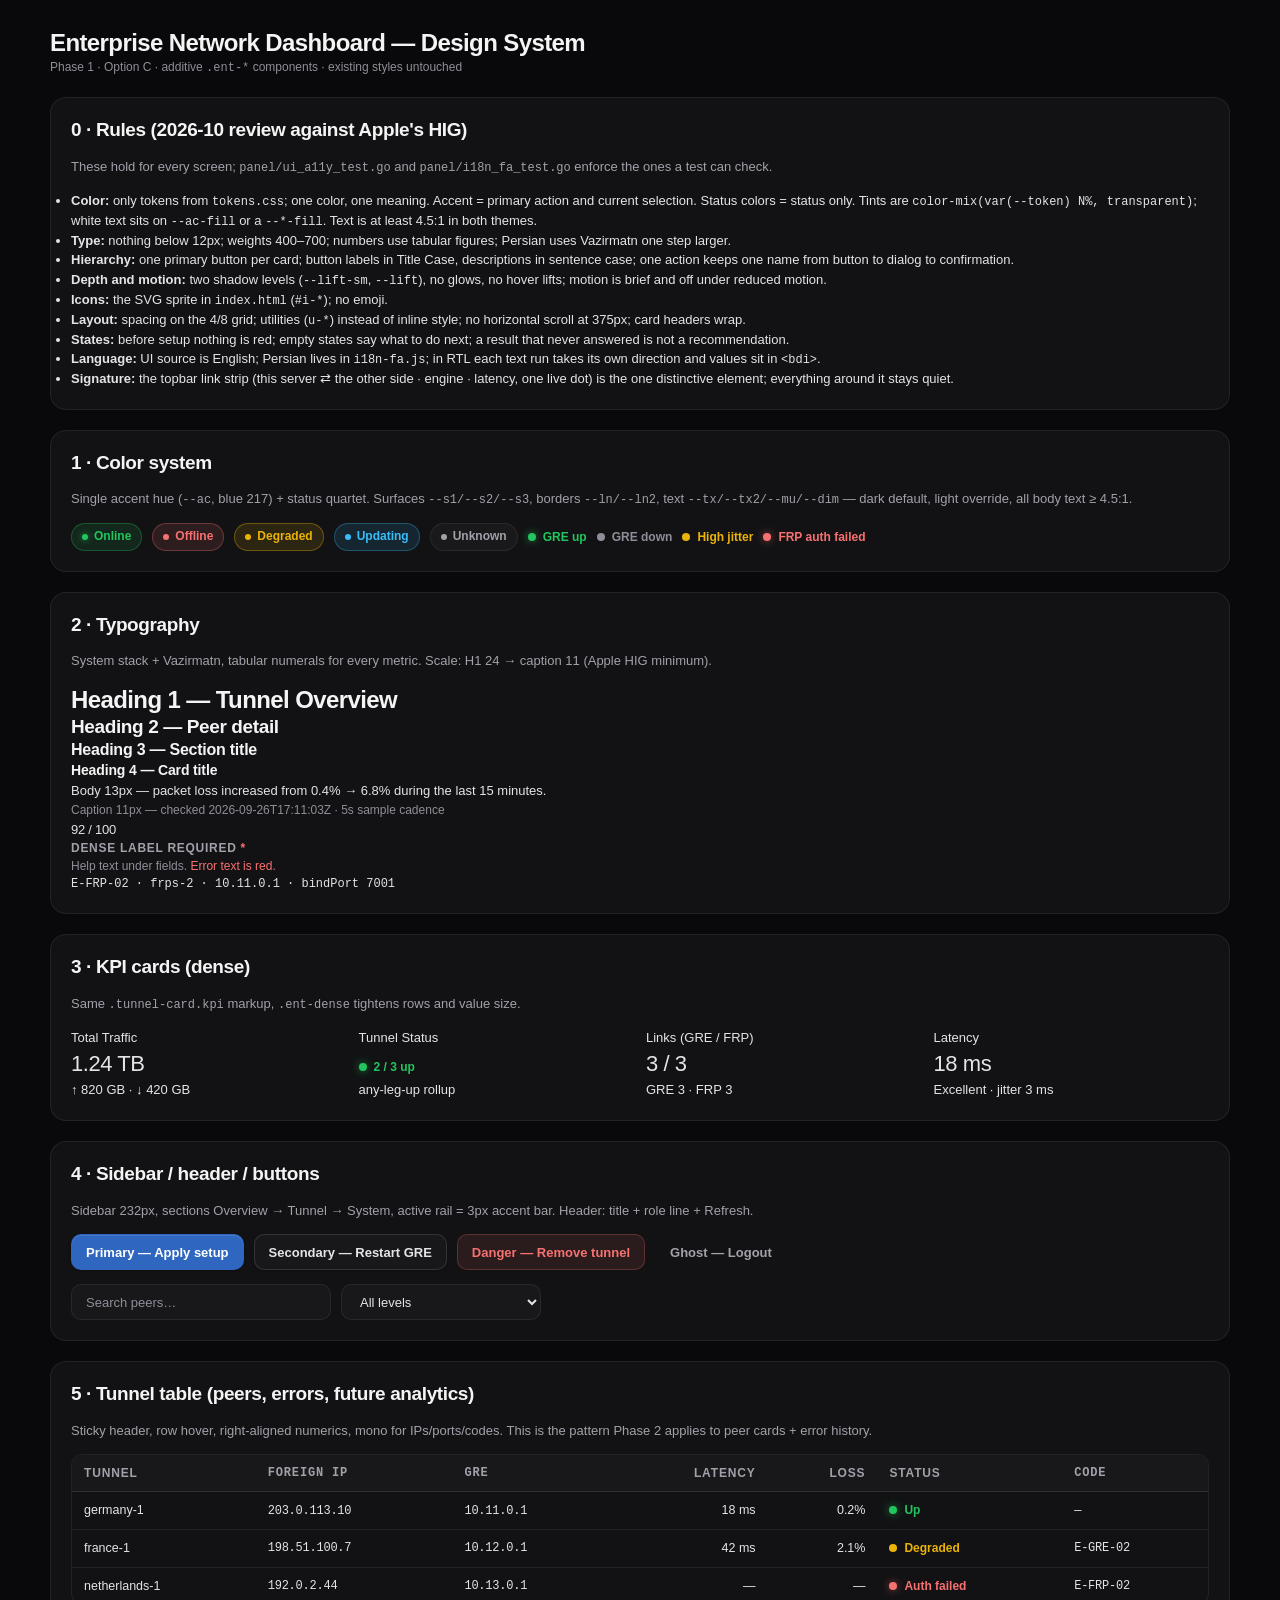
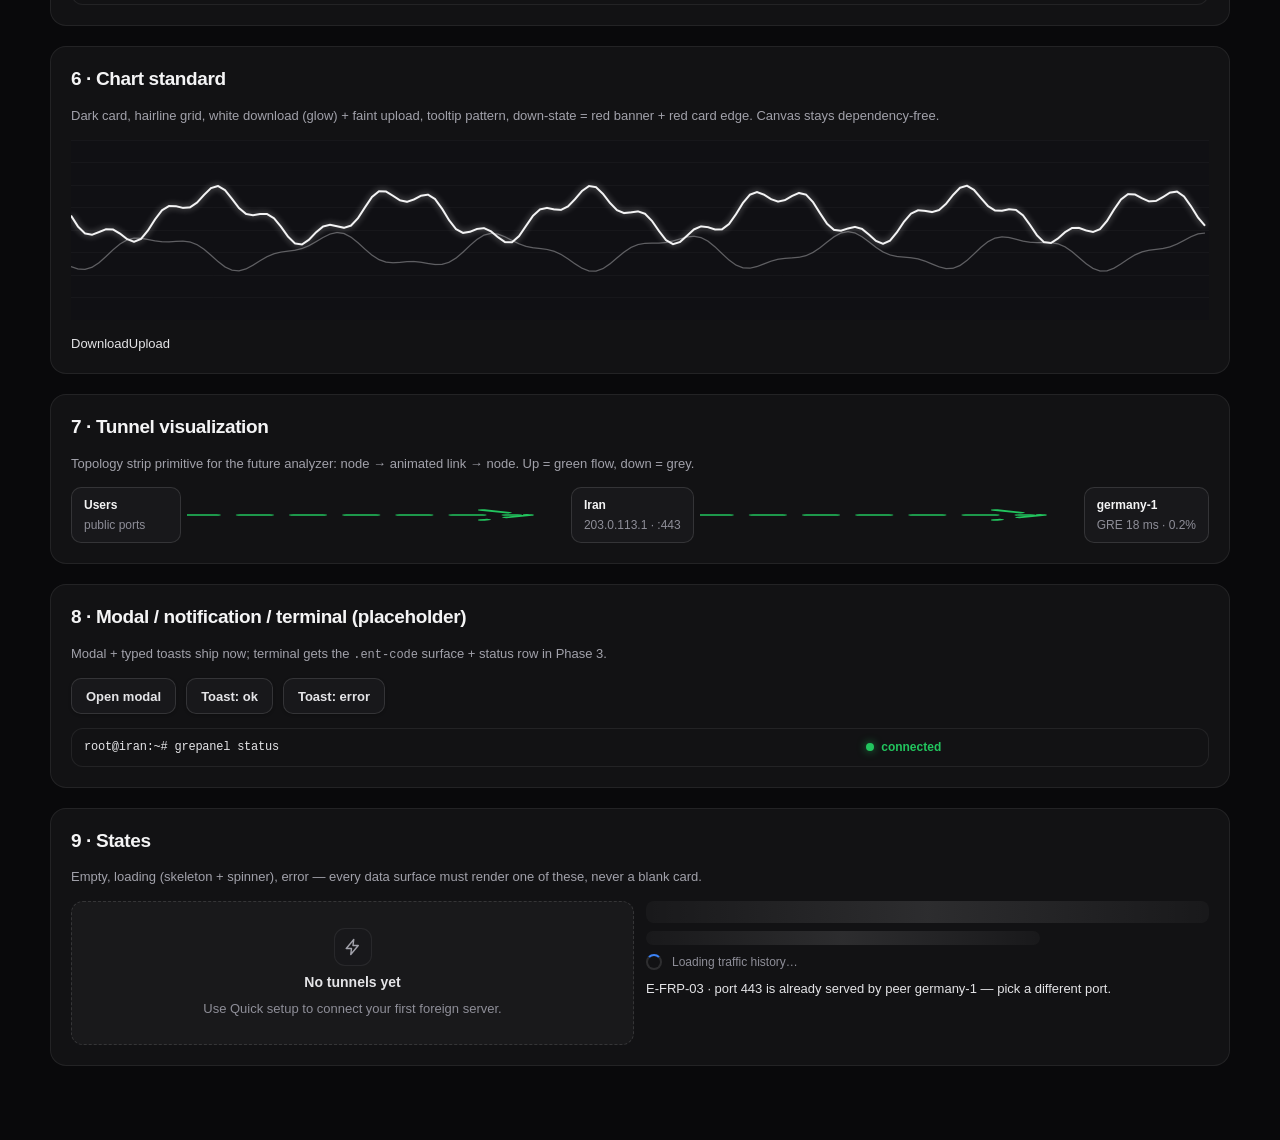
<file: panel/design-system.html>
<!doctype html>
<html lang="en">
<head>
<meta charset="utf-8">
<meta name="viewport" content="width=device-width, initial-scale=1">
<title>Hashem Panel — Enterprise Design System (Phase 1 Preview)</title>
<link rel="stylesheet" href="tokens.css">
<link rel="stylesheet" href="base.css">
<link rel="stylesheet" href="enterprise.css">
<style>
  body { padding: 28px 20px 80px; }
  .ds-wrap { max-width: 1180px; margin: 0 auto; display: grid; gap: 20px; }
  .ds-sec { background: var(--s1); border: 1px solid var(--ln); border-radius: 16px; padding: 20px; display: grid; gap: 14px; }
  .ds-sec > h2 { font-size: var(--fs-h2); color: var(--tx); margin: 0; }
  .ds-sec > p { color: var(--mu); font-size: var(--fs-body); margin: 0; }
  .ds-row { display: flex; gap: 10px; flex-wrap: wrap; align-items: center; }
  .ds-kpis { display: grid; grid-template-columns: repeat(4, 1fr); gap: 12px; }
  @media (max-width: 900px) { .ds-kpis { grid-template-columns: 1fr 1fr; } }
  .ds-note { font-size: var(--fs-small); color: var(--dim); }
  canvas.demo { width: 100%; height: 180px; display: block; }
</style>
</head>
<body data-t="dark">
<div class="ds-wrap">
  <div>
    <h1 style="color:var(--tx)">Enterprise Network Dashboard — Design System</h1>
    <p class="ds-note">Phase 1 · Option C · additive <span class="ent-code">.ent-*</span> components · existing styles untouched</p>
  </div>

  <div class="ds-sec">
    <h2>0 · Rules (2026-10 review against Apple's HIG)</h2>
    <p>These hold for every screen; <span class="ent-code">panel/ui_a11y_test.go</span> and <span class="ent-code">panel/i18n_fa_test.go</span> enforce the ones a test can check.</p>
    <ul>
      <li><b>Color:</b> only tokens from <span class="ent-code">tokens.css</span>; one color, one meaning. Accent = primary action and current selection. Status colors = status only. Tints are <span class="ent-code">color-mix(var(--token) N%, transparent)</span>; white text sits on <span class="ent-code">--ac-fill</span> or a <span class="ent-code">--*-fill</span>. Text is at least 4.5:1 in both themes.</li>
      <li><b>Type:</b> nothing below 12px; weights 400–700; numbers use tabular figures; Persian uses Vazirmatn one step larger.</li>
      <li><b>Hierarchy:</b> one primary button per card; button labels in Title Case, descriptions in sentence case; one action keeps one name from button to dialog to confirmation.</li>
      <li><b>Depth and motion:</b> two shadow levels (<span class="ent-code">--lift-sm</span>, <span class="ent-code">--lift</span>), no glows, no hover lifts; motion is brief and off under reduced motion.</li>
      <li><b>Icons:</b> the SVG sprite in <span class="ent-code">index.html</span> (<span class="ent-code">#i-*</span>); no emoji.</li>
      <li><b>Layout:</b> spacing on the 4/8 grid; utilities (<span class="ent-code">u-*</span>) instead of inline style; no horizontal scroll at 375px; card headers wrap.</li>
      <li><b>States:</b> before setup nothing is red; empty states say what to do next; a result that never answered is not a recommendation.</li>
      <li><b>Language:</b> UI source is English; Persian lives in <span class="ent-code">i18n-fa.js</span>; in RTL each text run takes its own direction and values sit in <span class="ent-code">&lt;bdi&gt;</span>.</li>
      <li><b>Signature:</b> the topbar link strip (this server ⇄ the other side · engine · latency, one live dot) is the one distinctive element; everything around it stays quiet.</li>
    </ul>
  </div>

  <div class="ds-sec">
    <h2>1 · Color system</h2>
    <p>Single accent hue (<span class="ent-code">--ac</span>, blue 217) + status quartet. Surfaces <span class="ent-code">--s1/--s2/--s3</span>, borders <span class="ent-code">--ln/--ln2</span>, text <span class="ent-code">--tx/--tx2/--mu/--dim</span> — dark default, light override, all body text ≥ 4.5:1.</p>
    <div class="ds-row">
      <span class="badge ok"><span class="dot"></span>Online</span>
      <span class="badge err"><span class="dot"></span>Offline</span>
      <span class="badge warn"><span class="dot"></span>Degraded</span>
      <span class="badge info"><span class="dot"></span>Updating</span>
      <span class="badge dim"><span class="dot"></span>Unknown</span>
      <span class="ent-st on"><i></i>GRE up</span>
      <span class="ent-st off"><i></i>GRE down</span>
      <span class="ent-st warn"><i></i>High jitter</span>
      <span class="ent-st err"><i></i>FRP auth failed</span>
    </div>
  </div>

  <div class="ds-sec">
    <h2>2 · Typography</h2>
    <p>System stack + Vazirmatn, tabular numerals for every metric. Scale: H1 24 → caption 11 (Apple HIG minimum).</p>
    <div>
      <h1>Heading 1 — Tunnel Overview</h1>
      <h2>Heading 2 — Peer detail</h2>
      <h3>Heading 3 — Section title</h3>
      <h4>Heading 4 — Card title</h4>
      <p>Body 13px — packet loss increased from 0.4% → 6.8% during the last 15 minutes.</p>
      <small>Caption 11px — checked 2026-09-26T17:11:03Z · 5s sample cadence</small>
      <div class="kpi-val mono">92 / 100</div>
      <div class="ent-label">Dense label <span class="ent-req">required</span></div>
      <div class="ent-help">Help text under fields. <span class="ent-err-text">Error text is red.</span></div>
      <div class="ent-code">E-FRP-02 · frps-2 · 10.11.0.1 · bindPort 7001</div>
    </div>
  </div>

  <div class="ds-sec">
    <h2>3 · KPI cards (dense)</h2>
    <p>Same <span class="ent-code">.tunnel-card.kpi</span> markup, <span class="ent-code">.ent-dense</span> tightens rows and value size.</p>
    <div class="ds-kpis ent-dense">
      <div class="tunnel-card kpi"><div class="kpi-top"><span class="kpi-label">Total Traffic</span></div><div class="kpi-val mono">1.24 TB</div><div class="kpi-sub">↑ 820 GB · ↓ 420 GB</div></div>
      <div class="tunnel-card kpi"><div class="kpi-top"><span class="kpi-label">Tunnel Status</span></div><div class="kpi-val"><span class="ent-st on"><i></i>2 / 3 up</span></div><div class="kpi-sub">any-leg-up rollup</div></div>
      <div class="tunnel-card kpi"><div class="kpi-top"><span class="kpi-label">Links (GRE / FRP)</span></div><div class="kpi-val mono">3 / 3</div><div class="kpi-sub">GRE 3 · FRP 3</div></div>
      <div class="tunnel-card kpi"><div class="kpi-top"><span class="kpi-label">Latency</span></div><div class="kpi-val mono">18 ms</div><div class="kpi-sub"><span class="pos">Excellent</span> · jitter 3 ms</div></div>
    </div>
  </div>

  <div class="ds-sec">
    <h2>4 · Sidebar / header / buttons</h2>
    <p>Sidebar 232px, sections Overview → Tunnel → System, active rail = 3px accent bar. Header: title + role line + Refresh.</p>
    <div class="ds-row">
      <button class="hashem-btn hashem-btn-primary">Primary — Apply setup</button>
      <button class="hashem-btn hashem-btn-secondary">Secondary — Restart GRE</button>
      <button class="hashem-btn hashem-btn-danger">Danger — Remove tunnel</button>
      <button class="hashem-btn hashem-btn-ghost">Ghost — Logout</button>
    </div>
    <div class="ds-row">
      <input class="hashem-input" placeholder="Search peers…" style="max-width:260px">
      <select class="hashem-select" style="max-width:200px"><option>All levels</option><option>Errors</option></select>
    </div>
  </div>

  <div class="ds-sec">
    <h2>5 · Tunnel table (peers, errors, future analytics)</h2>
    <p>Sticky header, row hover, right-aligned numerics, mono for IPs/ports/codes. This is the pattern Phase 2 applies to peer cards + error history.</p>
    <div class="ent-tbl-wrap" tabindex="0">
      <table class="ent-tbl">
        <thead><tr><th>Tunnel</th><th class="mono">Foreign IP</th><th class="mono">GRE</th><th class="num">Latency</th><th class="num">Loss</th><th>Status</th><th class="mono">Code</th></tr></thead>
        <tbody>
          <tr><td>germany-1</td><td class="mono">203.0.113.10</td><td class="mono">10.11.0.1</td><td class="num">18 ms</td><td class="num">0.2%</td><td><span class="ent-st on"><i></i>Up</span></td><td class="mono">—</td></tr>
          <tr><td>france-1</td><td class="mono">198.51.100.7</td><td class="mono">10.12.0.1</td><td class="num">42 ms</td><td class="num">2.1%</td><td><span class="ent-st warn"><i></i>Degraded</span></td><td class="mono">E-GRE-02</td></tr>
          <tr><td>netherlands-1</td><td class="mono">192.0.2.44</td><td class="mono">10.13.0.1</td><td class="num">—</td><td class="num">—</td><td><span class="ent-st err"><i></i>Auth failed</span></td><td class="mono">E-FRP-02</td></tr>
        </tbody>
      </table>
    </div>
  </div>

  <div class="ds-sec">
    <h2>6 · Chart standard</h2>
    <p>Dark card, hairline grid, white download (glow) + faint upload, tooltip pattern, down-state = red banner + red card edge. Canvas stays dependency-free.</p>
    <div class="ent-chart-wrap">
      <canvas class="demo" id="demoChart"></canvas>
    </div>
    <div class="chart-legend"><span><i class="sw" style="background:#f4f4f5"></i>Download</span><span><i class="sw" style="background:rgba(244,244,245,.35)"></i>Upload</span></div>
  </div>

  <div class="ds-sec">
    <h2>7 · Tunnel visualization</h2>
    <p>Topology strip primitive for the future analyzer: node → animated link → node. Up = green flow, down = grey.</p>
    <div class="ent-topo">
      <div class="ent-topo-node"><b>Users</b><span>public ports</span></div>
      <div class="ent-topo-link up"><svg viewBox="0 0 64 22" preserveAspectRatio="none"><line x1="0" y1="11" x2="56" y2="11" stroke="currentColor" stroke-width="1.5"/><path d="M50 6 L58 11 L50 16" fill="none" stroke="currentColor" stroke-width="1.5"/></svg></div>
      <div class="ent-topo-node"><b>Iran</b><span>203.0.113.1 · :443</span></div>
      <div class="ent-topo-link up"><svg viewBox="0 0 64 22" preserveAspectRatio="none"><line x1="0" y1="11" x2="56" y2="11" stroke="currentColor" stroke-width="1.5"/><path d="M50 6 L58 11 L50 16" fill="none" stroke="currentColor" stroke-width="1.5"/></svg></div>
      <div class="ent-topo-node"><b>germany-1</b><span>GRE 18 ms · 0.2%</span></div>
    </div>
  </div>

  <div class="ds-sec">
    <h2>8 · Modal / notification / terminal (placeholder)</h2>
    <p>Modal + typed toasts ship now; terminal gets the <span class="ent-code">.ent-code</span> surface + status row in Phase 3.</p>
    <div class="ds-row">
      <button class="hashem-btn hashem-btn-secondary" onclick="document.getElementById('demoModal').hidden=false">Open modal</button>
      <button class="hashem-btn hashem-btn-secondary" onclick="demoToast('ok','Tunnel added','germany-1 · token shown in logs')">Toast: ok</button>
      <button class="hashem-btn hashem-btn-secondary" onclick="demoToast('err','E-FRP-02 · auth failed','Re-copy the token from the Iran peer card')">Toast: error</button>
    </div>
    <div class="ent-tbl-wrap"><table class="ent-tbl"><tbody>
      <tr><td class="mono">root@iran:~# grepanel status</td><td><span class="ent-st on"><i></i>connected</span></td></tr>
    </tbody></table></div>
  </div>

  <div class="ds-sec">
    <h2>9 · States</h2>
    <p>Empty, loading (skeleton + spinner), error — every data surface must render one of these, never a blank card.</p>
    <div class="ent-grid-2">
      <div class="ent-empty"><span class="ent-empty-ic"><svg viewBox="0 0 24 24" fill="none" stroke="currentColor"><path d="M13 2L3 14h7l-1 8 10-12h-7l1-8z"/></svg></span><b>No tunnels yet</b>Use Quick setup to connect your first foreign server.</div>
      <div style="display:grid;gap:8px;align-content:start">
        <div class="ent-skel" style="height:22px"></div>
        <div class="ent-skel" style="height:14px;width:70%"></div>
        <div class="ds-row"><span class="ent-spinner"></span><span class="ds-note">Loading traffic history…</span></div>
        <div class="warnbox">E-FRP-03 · port 443 is already served by peer germany-1 — pick a different port.</div>
      </div>
    </div>
  </div>
</div>

<div class="ent-modal-ov" id="demoModal" hidden>
  <div class="ent-modal" role="dialog" aria-modal="true" aria-label="Demo modal">
    <div class="ent-modal-h"><b>Remove tunnel?</b><button class="ent-x" onclick="document.getElementById('demoModal').hidden=true" aria-label="Close">×</button></div>
    <div class="ent-modal-b"><p style="color:var(--tx2);margin:0">GRE + FRP for <span class="ent-code">germany-1</span> will be deleted; the panel stays. This is the future confirm pattern for destructive actions.</p></div>
    <div class="ent-modal-f"><button class="hashem-btn hashem-btn-ghost" onclick="document.getElementById('demoModal').hidden=true">Cancel</button><button class="hashem-btn hashem-btn-danger" onclick="document.getElementById('demoModal').hidden=true">Remove</button></div>
  </div>
</div>
<div id="entToasts"></div>

<script>
function demoToast(kind, title, sub) {
  const box = document.getElementById('entToasts');
  const el = document.createElement('div');
  el.className = 'ent-toast ' + kind;
  el.innerHTML = '<i></i><div><b></b><small></small></div>';
  el.querySelector('b').textContent = title;
  el.querySelector('small').textContent = sub;
  box.appendChild(el);
  setTimeout(() => el.remove(), 3200);
}
(function () {
  const c = document.getElementById('demoChart'), ctx = c.getContext('2d');
  const W = c.width = c.offsetWidth * 2, H = c.height = 360;
  ctx.fillStyle = '#101014'; ctx.fillRect(0, 0, W, H);
  ctx.strokeStyle = 'rgba(255,255,255,.06)'; ctx.lineWidth = 1;
  for (let y = 0; y < H; y += 45) { ctx.beginPath(); ctx.moveTo(0, y + .5); ctx.lineTo(W, y + .5); ctx.stroke(); }
  const line = (pts, style, glow) => {
    ctx.beginPath(); pts.forEach((p, i) => i ? ctx.lineTo(p[0], p[1]) : ctx.moveTo(p[0], p[1]));
    ctx.strokeStyle = style; ctx.lineWidth = glow ? 4 : 2.5;
    if (glow) { ctx.shadowColor = 'rgba(255,255,255,.55)'; ctx.shadowBlur = 14; }
    ctx.stroke(); ctx.shadowBlur = 0;
  };
  const dl = [], ul = [];
  for (let x = 0; x <= W; x += 14) {
    dl.push([x, H * .42 + Math.sin(x / 60) * 44 + Math.sin(x / 17) * 16]);
    ul.push([x, H * .62 + Math.cos(x / 55) * 30 + Math.sin(x / 23) * 10]);
  }
  line(ul, 'rgba(244,244,245,.35)', false);
  line(dl, '#f4f4f5', true);
})();
try {
  var t = localStorage.getItem('gre_theme') || 'dark';
  document.body.dataset.t = t;
} catch (e) {}
</script>
</body>
</html>
</file>
<file: panel/tokens.css>
/* Hashem Tunnel — Design Tokens
 * Minimal, Premium, Technical, Friendly
 *
 * Color roles (one color, one meaning):
 *   surface  --bg, --s1, --s2, --s3, --sunk      layers, back to front
 *   content  --tx, --tx2, --mu, --dim, --faint   text, strongest to quietest (all >= 4.5:1)
 *   accent   --ac (text, rings), --ac-fill        primary action and current selection only
 *   signal   --ok, --wr, --er, --info             status only; --*-fill carries white text
 *   second   --sc                                 secondary series in charts and badges
 * No hex values outside this file: tint with color-mix(in srgb, var(--token) N%, transparent).
 */

/* Baseline resets */
button,input,select,textarea{font:inherit;color:inherit}
svg{fill:none;stroke:currentColor;stroke-width:1.9;stroke-linecap:round;stroke-linejoin:round}
[hidden]{display:none!important}
/* Sprite icons (#i-* in index.html) size to the surrounding text. */
.i{width:1.15em;height:1.15em;vertical-align:-.2em;flex:none;display:inline-block}
input[type="checkbox"],input[type="radio"]{width:18px;height:18px;flex:none;accent-color:var(--ac-fill)}

*{box-sizing:border-box;margin:0;padding:0}
html{-webkit-text-size-adjust:100%;-moz-text-size-adjust:100%;text-size-adjust:100%}

/* Glass material — subtle, professional */
/* Baseline typography scale & spacing rhythm */
:root {
  /* Typography scale — rem-based, Apple HIG consistent hierarchy */
  --font-sans: -apple-system, BlinkMacSystemFont, "Segoe UI", Roboto, "Inter", "Vazirmatn", Helvetica, Arial, sans-serif;
  --font-mono: ui-monospace, SFMono-Regular, Menlo, Monaco, Consolas, monospace;

  --fs-h1: 1.5rem;          /* 24px */
  --lh-h1: 1.25;
  --fw-h1: 700;

  --fs-h2: 1.1875rem;       /* 19px */
  --lh-h2: 1.3;
  --fw-h2: 650;

  --fs-h3: 1rem;            /* 16px */
  --lh-h3: 1.35;
  --fw-h3: 600;

  --fs-h4: 0.875rem;        /* 14px */
  --lh-h4: 1.4;
  --fw-h4: 600;

  --fs-body: 0.8125rem;     /* 13px */
  --lh-body: 1.5;
  --fw-body: 450;

  --fs-small: 0.75rem;      /* 12px */
  --lh-small: 1.45;
  --fw-small: 500;

  --fs-caption: 0.75rem;    /* 12px (project-wide minimum) */
  --lh-caption: 1.4;
  --fw-caption: 500;

  /* Spacing scale — 4/8/12/16/24/32 rhythm */
  --sp-1: 0.25rem;   /* 4px */
  --sp-2: 0.5rem;    /* 8px */
  --sp-3: 0.75rem;   /* 12px */
  --sp-4: 1rem;      /* 16px */
  --sp-5: 1.25rem;   /* 20px */
  --sp-6: 1.5rem;    /* 24px */
  --sp-8: 2rem;      /* 32px */
  --sp-12: 3rem;     /* 48px */

  /* Controls — one geometry for every button and field in the panel */
  --ctl-h: 36px;
  --ctl-r: 10px;
  --ctl-px: 14px;
  --ctl-fs: var(--fs-body);
  --ctl-fw: 600;
  --field: var(--s2);

  /* Motion: brief, and only where it explains a change */
  --dur-fast: .15s;
  --dur: .25s;

  /* Radius scale */
  --r-sm: 8px;
  --r-md: 12px;
  --r-lg: 16px;
  --r-xl: 20px;

  /* Soft status tints (badges, boxes) */
  --ok-soft: color-mix(in srgb, var(--ok) 12%, transparent);
  --wr-soft: color-mix(in srgb, var(--wr) 12%, transparent);
  --er-soft: color-mix(in srgb, var(--er) 12%, transparent);
  --info-soft: color-mix(in srgb, var(--info) 12%, transparent);

  /* Status colors */
  --ok: #22c55e;
  --wr: #eab308;
  --er: #f87171; /* red-400: 4.5:1+ as text on its own tint over dark cards */
  --info: #38bdf8;
  /* Solid status fills carrying white text, same in both themes (white on each >= 4.9:1). */
  --info-fill: #0369a1;
  --ok-fill: #047857;
  --er-fill: #b91c1c;
  --wr-fill: #a16207;
  --sc-fill: #7c3aed;
  /* Premium tier: champagne gold, not the warning yellow (11:1 on the dark sidebar). */
  --gold: #e6c67e;
  --gold-2: #c9a24f;
  --gold-soft: color-mix(in srgb, var(--gold) 10%, transparent);
  --gold-line: color-mix(in srgb, var(--gold) 34%, transparent);
  --spring: cubic-bezier(.32, .72, 0, 1);
  /* Accent — single identity color, derived tints. Dark & light share the hue. */
  --accent-h: 217;
  --accent-s: 91%;
  --accent-l: 60%;
  --ac: hsl(var(--accent-h) var(--accent-s) var(--accent-l));
  --ac-on: #ffffff;
  /* Fill behind --ac-on text; the default blue needs a darker fill for 4.5:1 (see enterprise.css). */
  --ac-fill: var(--ac);
  --ac-soft: color-mix(in srgb, var(--ac) 12%, transparent);
  --ac-b30: color-mix(in srgb, var(--ac) 30%, transparent);
  --ac-b22: color-mix(in srgb, var(--ac) 22%, transparent);
  --ac-out70: color-mix(in srgb, var(--ac) 70%, transparent);
  --wr-b40: color-mix(in srgb, var(--wr) 40%, transparent);
  --ok-b40: color-mix(in srgb, var(--ok) 40%, transparent);
  --ok-b50: color-mix(in srgb, var(--ok) 50%, transparent);
  --er-b45: color-mix(in srgb, var(--er) 45%, transparent);
  --ac-b35-ln2: color-mix(in srgb, var(--ac) 35%, var(--ln2));
  --er-b25: color-mix(in srgb, var(--er) 25%, transparent);
  --ok-badge-b: color-mix(in srgb, var(--ok) 30%, transparent);
  --er-badge-b: color-mix(in srgb, var(--er) 30%, transparent);
  --wr-badge-b: color-mix(in srgb, var(--wr) 35%, transparent);
  --info-badge-b: color-mix(in srgb, var(--info) 30%, transparent);
  --ac-btn-dark: color-mix(in srgb, var(--ac) 90%, black);
  --er-btn-b40: color-mix(in srgb, var(--er) 40%, transparent);
}

/* Numbers line up in columns: metrics, IPs, ports, rates. */
.kpi-val, .det-v, .mono, td, .badge, code, kbd { font-variant-numeric: tabular-nums; }

/* Phones read at arm's length: larger body text. */
@media (max-width: 640px) { :root { --fs-body: 0.9375rem; } }

/* Glass material — subtle, professional */
body{
  --glass:color-mix(in srgb,var(--s1) 85%,transparent);
  --glass-solid:color-mix(in srgb,var(--s1) 94%,transparent);
  --glass-blur:blur(16px) saturate(140%);
  --glass-edge:color-mix(in srgb,var(--tx) 10%,transparent);
  --glass-lift:0 2px 8px rgba(0,0,0,.06),0 10px 30px rgba(0,0,0,.18);
  --sc1:var(--ac);
  --sc2:color-mix(in srgb,var(--ac) 38%,var(--mu));
}
@media (prefers-reduced-transparency:reduce){
  body{--glass:var(--s1);--glass-solid:var(--s1);--glass-blur:none;
       --glass-edge:var(--ln)}
}
@media (prefers-contrast:more){
  body{--glass:var(--s1);--glass-solid:var(--s1);--glass-blur:none;
       --glass-edge:var(--tx)}
}

/* Hashem Body Ground */
body {
  min-height: 100dvh;
  background: var(--bg);
  color: var(--tx2);
  font-family: var(--font-sans);
  font-size: var(--fs-body);
  line-height: var(--lh-body);
  -webkit-font-smoothing: antialiased;
  transition: background .2s ease, color .2s ease;
}

::selection {
  background: color-mix(in srgb, var(--ac, #3b82f6) 28%, transparent);
  color: inherit;
}

/* Hashem Dark Theme — Default matte premium feel (#09090B) */
body[data-t="dark"], body {
  color-scheme: dark;
  --bg: #09090b;
  --sidebar-bg: #09090b;
  --topbar-bg: rgba(9, 9, 11, 0.82);
  --s1: #121214;       /* Card surface */
  --s2: #18181b;       /* Elevated card surface */
  --s3: #222226;       /* Active/hover surface */
  --sunk: rgba(255, 255, 255, 0.03);
  
  /* Crisp borders */
  --ln: rgba(255, 255, 255, 0.07);
  --ln2: rgba(255, 255, 255, 0.12);
  --ln3: #27272a;
  
  /* High-contrast Typography (all >= 4.5:1 on all surfaces) */
  --tx: #f4f4f5;   /* Pure white/bright - titles & metrics (14.4:1 - 18.1:1) */
  --tx2: #e4e4e7;  /* High contrast text / body (12.5:1 - 15.7:1) */
  --mu: #a1a1aa;   /* Muted gray - labels (6.2:1 - 7.8:1) */
  --dim: #8e8e98;  /* Secondary notes & captions (4.9:1 - 6.1:1) */
  --faint: #888893;/* Subtle timestamps & inactive text (4.52:1 - 5.7:1) */
  
  --lift: 0 4px 20px rgba(0, 0, 0, 0.5);
  --lift-sm: 0 1px 3px rgba(0, 0, 0, 0.25);

  --ac-hover: color-mix(in srgb, var(--ac-fill) 90%, #ffffff);
  --ac-subtle: rgba(255, 255, 255, 0.06);
  --neon-blue: #60a5fa;
  --sc: #a855f7;
  --field: var(--s2);
}

/* Hashem Light Theme — High-contrast semantic override */
:root[data-t="light"], body[data-t="light"] {
  color-scheme: light;
  --bg: #f2f2f2;
  --sidebar-bg: #ffffff;
  --topbar-bg: rgba(255, 255, 255, 0.85);
  --s1: #ffffff;
  --s2: #fafafa;
  --s3: #f4f4f4;
  --sunk: rgba(0, 0, 0, 0.03);

  --ln: rgba(0, 0, 0, 0.08);
  --ln2: rgba(0, 0, 0, 0.14);
  --ln3: #e4e4e7;

  /* High-contrast Typography (all >= 4.5:1 on all light surfaces) */
  --tx: #18181b;   /* Deep charcoal titles & metrics (15.8:1 - 17.7:1) */
  --tx2: #27272a;  /* High contrast body (13.3:1 - 14.9:1) */
  --mu: #52525b;   /* Muted gray - labels (6.9:1 - 7.7:1) */
  --dim: #5f6368;  /* Secondary notes & captions (5.4:1 - 6.1:1) */
  --faint: #686b72;/* Subtle timestamps & inactive text (4.77:1 - 5.3:1) */

  --lift: 0 4px 20px rgba(0, 0, 0, 0.08);
  --lift-sm: 0 1px 3px rgba(0, 0, 0, 0.06);

  --ac-hover: color-mix(in srgb, var(--ac-fill) 88%, #000000);
  --ac-subtle: rgba(0, 0, 0, 0.05);
  --neon-blue: #2563eb;
  --sc: #9333ea;
  --field: var(--s1);

  /* Status colors are also text: >= 4.7:1 on their own 12% tint over #f2f2f2. */
  --ok: #166534;
  --wr: #854d0e;
  --er: #b91c1c;
  --info: #075985;
  --gold: #7a5a14; /* 6.4:1 on white */
  --gold-2: #9c7426;
}

/* Custom Scrollbar */
::-webkit-scrollbar { width: 6px; height: 6px; }
::-webkit-scrollbar-track { background: transparent; }
::-webkit-scrollbar-thumb { background: var(--ln2); border-radius: 3px; }
::-webkit-scrollbar-thumb:hover { background: var(--ln3); }

/* Global Button & Control Tokens */
.hashem-btn {
  display: inline-flex;
  align-items: center;
  justify-content: center;
  gap: 8px;
  height: var(--ctl-h);
  padding: 0 var(--ctl-px);
  border-radius: var(--ctl-r);
  font-size: var(--ctl-fs);
  font-weight: var(--ctl-fw);
  transition: background-color var(--dur-fast) ease, border-color var(--dur-fast) ease, color var(--dur-fast) ease, box-shadow var(--dur-fast) ease;
  cursor: pointer;
  white-space: nowrap; /* a label that wraps reads as two buttons */
  border: 1px solid transparent;
  text-decoration: none;
}
.hashem-btn:focus-visible {
  outline: none;
  box-shadow: 0 0 0 2px var(--bg), 0 0 0 3px var(--ac);
}

.hashem-btn-primary {
  background:var(--ac-fill);
  color:var(--ac-on);
  border-color:transparent;
  box-shadow:var(--lift-sm), inset 0 1px 0 rgba(255,255,255,.12);
}
.hashem-btn-primary:hover {
  background:var(--ac-hover);
  box-shadow:var(--lift-sm), inset 0 1px 0 rgba(255,255,255,.12);
}

.hashem-btn-secondary {
  background:var(--s2);
  color:var(--tx2);
  border:1px solid var(--ln2);
  box-shadow:var(--lift-sm);
}
.hashem-btn-secondary:hover {
  background:var(--s3);
  color:var(--tx);
  border-color:var(--ac-b35-ln2);
}

.hashem-btn-danger {
  background: color-mix(in srgb, var(--er) 10%, transparent);
  color: var(--er);
  border: 1px solid var(--er-b25);
}
.hashem-btn-danger:hover {
  background: color-mix(in srgb, var(--er) 20%, transparent);
}

.hashem-btn-ghost {
  background: transparent;
  color: var(--mu);
}
.hashem-btn-ghost:hover {
  color: var(--tx);
  background: var(--sunk);
}

/* Form Controls */
.hashem-input, .hashem-select {
  height:var(--ctl-h);
  width:100%;
  padding:0 var(--ctl-px);
  background:var(--field);
  border:1px solid var(--ln);
  border-radius:var(--ctl-r);
  font-size:var(--ctl-fs);
  color:var(--tx2);
  outline:none;
  transition:border-color var(--dur-fast) ease, box-shadow var(--dur-fast) ease, background var(--dur-fast) ease;
}
.hashem-input::placeholder {
  color:var(--dim);
}
.hashem-input:hover { border-color:var(--ln2); }
.hashem-input:focus, .hashem-select:focus {
  border-color:var(--ac);
  box-shadow:0 0 0 3px color-mix(in srgb, var(--ac) 18%, transparent);
}

/* Quick Create & Action Buttons in Sidebar */
.sidebar-action {
  padding: var(--sp-3) var(--sp-4) var(--sp-2);
  display: flex;
  align-items: center;
  gap: var(--sp-2);
}

.quick-create-btn {
  flex: 1;
  height: 36px;
  border-radius: 10px;
  background: var(--tx);
  color: var(--bg);
  font-size: var(--fs-body);
  font-weight: 600;
  display: inline-flex;
  align-items: center;
  gap: var(--sp-2);
  padding: 0 var(--sp-4);
  border: none;
  cursor: pointer;
  transition: all 0.18s cubic-bezier(0.16, 1, 0.3, 1);
  box-shadow: var(--lift-sm);
}

.quick-create-btn:hover {
  background: color-mix(in srgb, var(--tx) 88%, var(--ac));
  box-shadow: var(--lift);
}

.quick-create-btn svg {
  width: 15px;
  height: 15px;
  stroke-width: 2.2;
}

.quick-action-btn {
  width: 36px;
  height: 36px;
  border-radius: 10px;
  background: var(--sunk);
  border: 1px solid var(--ln);
  color: var(--mu);
  display: inline-flex;
  align-items: center;
  justify-content: center;
  cursor: pointer;
  transition: all 0.15s ease;
  flex-shrink: 0;
}

.quick-action-btn:hover {
  background: var(--s3);
  color: var(--tx);
  border-color: var(--ln2);
}

.quick-action-btn svg {
  width: 16px;
  height: 16px;
}

/* Trend Pill Badges */
.stat-pill-badge {
  display: inline-flex;
  align-items: center;
  gap: 4px;
  font-size: var(--fs-caption);
  font-weight: 600;
  padding: 3px var(--sp-2);
  border-radius: 9999px;
  background: var(--sunk);
  border: 1px solid var(--ln2);
  color: var(--tx2);
  letter-spacing: 0.01em;
}

.stat-pill-badge.trend-up {
  color: var(--tx);
}

.stat-pill-badge.trend-down {
  color: var(--dim);
}

.stat-pill-badge svg {
  width: 11px;
  height: 11px;
  stroke-width: 2.2;
}

/* Enterprise Network Dashboard — density + data surfaces (Phase 1, additive only) */
:root {
  --ent-w-sidebar: 232px;
  --ent-w-page: 1180px;
  --ent-gap: 12px;
  --ent-gap-lg: 16px;
  --ent-row-h: 40px;
  --ent-kpi-val: 22px;
  --ent-tbl-head-fs: 12px;
  --ent-tbl-fs: 12.5px;
  --ent-code-fs: 12px;
  --ent-chart-grid: rgba(255,255,255,.06);
  --ent-chart-axis: var(--mu);
  --ent-modal-bg: rgba(0,0,0,.55);
  --ent-toast-w: min(92vw, 420px);
  --ent-focus: color-mix(in srgb, var(--ac) 70%, transparent);
}
/* One focus ring for every control, whichever family it belongs to: the
   keyboard path has to look the same on the dashboard and in a dialog. */
.hashem-btn:focus-visible,
.hashem-input:focus-visible,
.hashem-select:focus-visible,
.dlg .btn2:focus-visible,
.dlg .btn6:focus-visible,
.dlg .nb:focus-visible,
.dlg .mini:focus-visible {
  outline: none;
  box-shadow: 0 0 0 2px var(--bg), 0 0 0 3px var(--ac);
}
</file>
<file: panel/enterprise.css>
/* Hashem Panel — Enterprise Network Dashboard Design System (Phase 1)
 * Additive only: no existing selector is redefined here, only new .ent-*
 * components + page density helpers. Works on both dark/light themes
 * via the tokens in tokens.css.
 */

/* ---------- page density ---------- */
.ent-page { max-width: var(--ent-w-page); }
.ent-grid { display: grid; gap: var(--ent-gap); }
.ent-grid-2 { display: grid; grid-template-columns: 1fr 1fr; gap: var(--ent-gap); }
@media (max-width: 760px) { .ent-grid-2 { grid-template-columns: 1fr; } }
.ent-sec-label {
  font-size: var(--ent-tbl-head-fs); font-weight: 700; letter-spacing: .08em;
  text-transform: uppercase; color: var(--dim);
}
.ent-dense .trow { padding: 7px 0; }
.ent-dense .kpi-val { font-size: var(--ent-kpi-val); }

/* ---------- tables (peers, errors, future analytics) ---------- */
.ent-tbl-wrap {
  border: 1px solid var(--ln); border-radius: var(--r-md);
  overflow: auto; background: var(--s1); max-width: 100%;
}
table.ent-tbl { width: 100%; border-collapse: collapse; font-size: var(--ent-tbl-fs); }
.ent-tbl thead th {
  position: sticky; top: 0; z-index: 1; background: var(--s2);
  font-size: var(--ent-tbl-head-fs); font-weight: 700; letter-spacing: .07em;
  text-transform: uppercase; color: var(--mu); text-align: left;
  padding: 9px 12px; border-bottom: 1px solid var(--ln2); white-space: nowrap;
}
.ent-tbl tbody td {
  padding: 9px 12px; border-bottom: 1px solid var(--ln); color: var(--tx2);
  vertical-align: middle; white-space: nowrap;
}
.ent-tbl tbody tr:last-child td { border-bottom: 0; }
.ent-tbl tbody tr:hover td { background: var(--sunk); }
.ent-tbl td.num, .ent-tbl th.num { text-align: right; font-variant-numeric: tabular-nums; }
.ent-tbl td.mono, .ent-tbl th.mono { font-family: var(--font-mono); font-size: var(--ent-code-fs); }
.ent-tbl .rowlink { cursor: pointer; }
.ent-tbl-wrap:focus-visible { outline: 2px solid var(--ent-focus); outline-offset: 2px; }

/* ---------- status indicators (extended) ---------- */
.ent-st { display: inline-flex; align-items: center; gap: 7px; font-size: var(--fs-small); font-weight: 600; white-space: nowrap; }
.ent-st i { width: 8px; height: 8px; border-radius: 50%; flex: none; background: var(--dim); }
.ent-st.on { color: var(--ok); } .ent-st.on i { background: var(--ok); box-shadow: 0 0 8px color-mix(in srgb, var(--ok) 65%, transparent); animation: entPulse 2s ease-in-out infinite; }
.ent-st.off { color: var(--dim); } .ent-st.off i { background: var(--dim); }
.ent-st.warn { color: var(--wr); } .ent-st.warn i { background: var(--wr); }
.ent-st.err { color: var(--er); } .ent-st.err i { background: var(--er); box-shadow: 0 0 8px color-mix(in srgb, var(--er) 55%, transparent); }
.ent-st.info { color: var(--info); } .ent-st.info i { background: var(--info); }
@keyframes entPulse { 0%,100% { opacity: 1; } 50% { opacity: .45; } }
@media (prefers-reduced-motion: reduce) { .ent-st.on i { animation: none; } }

/* ---------- modal (future confirm/edit dialogs) ---------- */
.ent-modal-ov {
  position: fixed; inset: 0; z-index: 120; display: grid; place-items: center;
  padding: 20px; background: var(--ent-modal-bg);
  backdrop-filter: blur(6px); -webkit-backdrop-filter: blur(6px);
}
.ent-modal {
  width: min(94vw, 520px); max-height: 88dvh; overflow: auto;
  background: var(--s1); border: 1px solid var(--ln2); border-radius: var(--r-lg);
  box-shadow: var(--lift); animation: entPop .22s var(--spring) both;
}
@keyframes entPop { from { opacity: 0; transform: translateY(10px) scale(.98); } }
.ent-modal-h { display: flex; align-items: center; justify-content: space-between; gap: 10px; padding: 14px 16px; border-bottom: 1px solid var(--ln); }
.ent-modal-h b { color: var(--tx); font-size: var(--fs-h4); }
.ent-modal-b { padding: 16px; display: grid; gap: 12px; }
.ent-modal-f { display: flex; gap: 8px; justify-content: flex-end; flex-wrap: wrap; padding: 14px 16px; border-top: 1px solid var(--ln); }
.ent-x { width: 32px; height: 32px; border-radius: 8px; border: 1px solid transparent; background: transparent; color: var(--mu); cursor: pointer; font-size: 16px; line-height: 1; }
.ent-x:hover { background: var(--sunk); color: var(--tx); }

/* ---------- toasts (typed; existing #toast keeps working) ---------- */
#entToasts { position: fixed; bottom: 20px; left: 50%; transform: translateX(-50%); z-index: 130; display: grid; gap: 8px; width: var(--ent-toast-w); }
.ent-toast {
  display: flex; gap: 10px; align-items: flex-start;
  background: color-mix(in srgb, var(--s2) 92%, transparent);
  border: 1px solid var(--ln2); border-radius: 12px; padding: 11px 14px;
  box-shadow: var(--lift); font-size: var(--fs-body); color: var(--tx);
  backdrop-filter: blur(12px); -webkit-backdrop-filter: blur(12px);
  animation: entSlideIn .25s var(--spring) both;
}
@keyframes entSlideIn { from { opacity: 0; transform: translateY(8px); } }
.ent-toast i { width: 8px; height: 8px; border-radius: 50%; margin-top: 6px; flex: none; background: var(--info); }
.ent-toast.ok i { background: var(--ok); } .ent-toast.err i { background: var(--er); }
.ent-toast.warn i { background: var(--wr); } .ent-toast.info i { background: var(--info); }
.ent-toast small { display: block; color: var(--dim); font-size: var(--fs-small); }
@media (prefers-reduced-motion: reduce) { .ent-toast, .ent-modal { animation: none; } }

/* ---------- empty / loading states ---------- */
.ent-empty {
  border: 1.5px dashed var(--ln2); border-radius: var(--r-md);
  padding: 26px 18px; text-align: center; display: grid; gap: 6px; justify-items: center;
  color: var(--dim); font-size: var(--fs-body); background: var(--sunk);
}
.ent-empty b { color: var(--tx2); font-size: var(--fs-h4); }
.ent-empty .ent-empty-ic {
  width: 38px; height: 38px; border-radius: 11px; display: grid; place-items: center;
  background: var(--s2); border: 1px solid var(--ln); color: var(--mu);
}
.ent-empty .ent-empty-ic svg { width: 18px; height: 18px; }
.ent-skel { position: relative; overflow: hidden; background: var(--sunk); border-radius: 8px; min-height: 14px; }
.ent-skel::after {
  content: ""; position: absolute; inset: 0;
  background: linear-gradient(90deg, transparent, color-mix(in srgb, var(--tx) 9%, transparent), transparent);
  animation: entShimmer 1.4s ease-in-out infinite;
}
@keyframes entShimmer { from { transform: translateX(-100%); } to { transform: translateX(100%); } }
.ent-spinner {
  width: 16px; height: 16px; border-radius: 50%; flex: none;
  border: 2px solid var(--ln2); border-top-color: var(--ac);
  animation: entSpin .8s linear infinite;
}
@keyframes entSpin { to { transform: rotate(360deg); } }
@media (prefers-reduced-motion: reduce) { .ent-skel::after, .ent-spinner { animation: none; } }

/* ---------- tunnel topology strip (future analyzer Viz) ---------- */
.ent-topo { display: flex; align-items: stretch; gap: 0; flex-wrap: wrap; }
.ent-topo-node {
  background: var(--s2); border: 1px solid var(--ln2); border-radius: 10px;
  padding: 8px 12px; min-width: 110px; display: grid; gap: 2px;
}
.ent-topo-node b { color: var(--tx); font-size: var(--fs-small); }
.ent-topo-node span { color: var(--dim); font-size: var(--fs-caption); font-variant-numeric: tabular-nums; }
.ent-topo-link { display: flex; align-items: center; padding: 0 6px; color: var(--dim); min-width: 64px; flex: 1; }
.ent-topo-link svg { width: 100%; height: 22px; }
.ent-topo-link.up { color: var(--ok); }
.ent-topo-link.down { color: var(--dim); }
.ent-topo-link.up line, .ent-topo-link.up path { stroke-dasharray: 5 4; animation: entDash 1.2s linear infinite; }
@keyframes entDash { to { stroke-dashoffset: -9; } }
@media (prefers-reduced-motion: reduce) { .ent-topo-link.up line, .ent-topo-link.up path { animation: none; } }

/* ---------- chart standard (canvas helpers) ---------- */
.ent-chart-tip {
  position: absolute; pointer-events: none; z-index: 5;
  background: var(--s2); border: 1px solid var(--ln2); border-radius: 8px;
  padding: 6px 10px; font-size: var(--fs-small); color: var(--tx2);
  box-shadow: var(--lift); font-variant-numeric: tabular-nums; white-space: nowrap;
}
.ent-chart-wrap { position: relative; }
.ent-chart-axis { font-size: 12px; fill: var(--ent-chart-axis); font-family: var(--font-sans); }

/* ---------- enterprise forms (denser labels) ---------- */
.ent-label { font-size: 12px; font-weight: 700; letter-spacing: .06em; text-transform: uppercase; color: var(--mu); }
.ent-req::after { content: " *"; color: var(--er); }
.ent-help { font-size: var(--fs-small); color: var(--dim); }
.ent-err-text { font-size: var(--fs-small); color: var(--er); }

/* ---------- light-theme tuning ---------- */
body[data-t="light"] .ent-tbl thead th { background: var(--s3); }
body[data-t="light"] .ent-empty { background: color-mix(in srgb, var(--bg) 2%, transparent); }
body[data-t="light"] .ent-topo-node { background: var(--s1); }

/* ---------- code / log text ---------- */
.ent-code { font-family: var(--font-mono); font-size: var(--ent-code-fs); font-variant-numeric: tabular-nums; }

/* ---------- interactive terminal (Phase 3) ---------- */
.term-live { width: 8px; height: 8px; border-radius: 50%; background: var(--ok); box-shadow: 0 0 8px color-mix(in srgb, var(--ok) 65%, transparent); animation: entPulse 2s ease-in-out infinite; }
.term-toolbar { display: flex; gap: 8px; flex-wrap: wrap; align-items: center; }
.term-toolbar .hashem-btn { height: 32px; padding: 0 12px; font-size: 12.5px; }
.term-search { display: flex; gap: 8px; flex-wrap: wrap; align-items: center; }
.term-search .hashem-input { flex: 1; min-width: 160px; }
.term-wrap { position: relative; border: 1px solid var(--ln2); border-radius: var(--r-md); background: var(--bg); min-height: 420px; height: 52dvh; overflow: hidden; }
.term-wrap.full { position: fixed; inset: 12px; z-index: 140; height: auto; }
.term-wrap #termBox, .term-wrap .xterm { height: 100%; }
.term-wrap #termBox { padding: 8px; }
.term-overlay { position: absolute; inset: 0; display: grid; place-items: center; background: color-mix(in srgb, var(--bg) 72%, transparent); backdrop-filter: blur(3px); }
.term-overlay-card { display: grid; gap: 10px; justify-items: center; text-align: center; background: var(--s1); border: 1px solid var(--ln2); border-radius: var(--r-lg); padding: 22px 26px; max-width: min(92%, 380px); }
.term-overlay-card b { color: var(--tx); font-size: var(--fs-h4); }
.term-keys { display: flex; gap: 6px; flex-wrap: wrap; }
.term-keys button { border: 1px solid var(--ln2); background: var(--s2); color: var(--tx2); border-radius: 8px; padding: 7px 11px; font-size: 12px; font-family: var(--font-mono); cursor: pointer; }
.term-keys button:hover { border-color: var(--ac); color: var(--tx); }
.term-keys button:active { transform: translateY(1px); }
.term-quick { display: flex; gap: 6px; flex-wrap: wrap; }
.term-quick button { border: 1px dashed var(--ac); background: color-mix(in srgb, var(--ac) 10%, transparent); color: var(--tx); border-radius: 8px; padding: 7px 11px; font-size: 12px; font-weight: 600; cursor: pointer; }
.term-quick button:hover { background: color-mix(in srgb, var(--ac) 22%, transparent); }
.term-quick button:active { transform: translateY(1px); }
@media (max-width: 760px) {
  .term-wrap { min-height: 340px; height: 56dvh; }
  .term-keys button { padding: 10px 14px; font-size: 13px; }
}

/* ---------- shared state blocks (empty / error / loading) — helpers: stateEmpty(), stateError(), skel() ---------- */
.ent-empty > span:not(.ent-empty-ic) { color: var(--dim); max-width: 46ch; }
.ent-empty .hashem-btn { margin-top: 4px; }
.ent-empty.ent-empty-sm { padding: 16px 12px; }
.ent-empty.ent-error { border-color: var(--er-badge-b, var(--er)); background: var(--er-soft, var(--sunk)); }
.ent-empty.ent-error .ent-empty-ic { color: var(--er); }
.ent-empty.ent-error > b { color: var(--er); }
pre.logs .ent-empty { white-space: normal; font-family: var(--font-sans); }
.rs-content .ent-empty { text-align: center; }
@media (max-width: 480px) { .ent-empty { padding: 18px 12px; } }


/* ================= Accent presets (WCAG AA checked) =================
   Default (no data-acc) keeps the original blue. Dark: accent as text/ring on
   #121214 >= 4.5:1, button label is near-black (>= 4.6:1). Light: accent on
   white >= 4.6:1 with white button label. */
:root[data-acc="indigo"]  { --accent-h:243; --accent-s:75%; --accent-l:68%; --ac-on:#09090b; }
:root[data-acc="violet"]  { --accent-h:265; --accent-s:83%; --accent-l:68%; --ac-on:#09090b; }
:root[data-acc="rose"]    { --accent-h:341; --accent-s:75%; --accent-l:60%; --ac-on:#09090b; }
:root[data-acc="emerald"] { --accent-h:160; --accent-s:84%; --accent-l:42%; --ac-on:#09090b; }
:root[data-acc="teal"]    { --accent-h:178; --accent-s:80%; --accent-l:42%; --ac-on:#09090b; }
:root[data-acc="orange"]  { --accent-h:22;  --accent-s:90%; --accent-l:50%; --ac-on:#09090b; }
:root[data-acc="indigo"][data-t="light"]  { --accent-l:59%; --ac-on:#fff; }
:root[data-acc="violet"][data-t="light"]  { --accent-l:58%; --ac-on:#fff; }
:root[data-acc="rose"][data-t="light"]    { --accent-l:46%; --ac-on:#fff; }
:root[data-acc="emerald"][data-t="light"] { --accent-l:26%; --ac-on:#fff; }
:root[data-acc="teal"][data-t="light"]    { --accent-l:26%; --ac-on:#fff; }
:root[data-acc="orange"][data-t="light"]  { --accent-l:40%; --ac-on:#fff; }
/* Default blue: white on hsl(217 91% 60%) is 3.6:1. Dark: darker fill only (5.5:1), the
   accent stays bright as text (5.5:1 on --bg). Light: darker accent (5.6:1 both ways). */
:root:not([data-acc]):not([data-t="light"]) { --ac-fill: color-mix(in srgb, var(--ac) 78%, black); }
:root:not([data-acc])[data-t="light"] { --accent-l:47%; }

.acc-grid { display:grid; grid-template-columns:repeat(auto-fill, minmax(104px, 1fr)); gap:10px; margin-top:10px; }
.acc-sw {
  display:flex; align-items:center; gap:10px; min-height:44px; padding:8px 12px;
  background:var(--s2); border:1px solid var(--ln2); border-radius:var(--r-md);
  color:var(--tx2); font-size:var(--fs-small); font-weight:600; cursor:pointer;
  transition:border-color .2s ease, background .2s ease, transform .15s var(--spring);
}
.acc-sw:hover { background:var(--s3); }
.acc-sw[aria-checked="true"] { border-color:var(--sw); background:color-mix(in srgb, var(--sw) 12%, var(--s2)); color:var(--tx); box-shadow:0 0 0 1px var(--sw); }
.acc-dot { width:18px; height:18px; border-radius:50%; background:var(--sw); flex:none; box-shadow:inset 0 0 0 1px rgba(255,255,255,.25); }

/* ================= Live Activity Stream: closable ================= */
html[data-rs="0"] .right-sidebar { display:none; }
.rs-header { display:flex; align-items:center; justify-content:space-between; gap:8px; }
.rs-x {
  width:32px; height:32px; flex:none; display:grid; place-items:center; border-radius:8px;
  border:1px solid transparent; background:transparent; color:var(--mu); cursor:pointer;
  font-size:18px; line-height:1; letter-spacing:0; transition:background .15s ease, color .15s ease;
}
.rs-x:hover { background:var(--sunk); color:var(--tx); }
.rs-restore {
  display:flex; align-items:center; justify-content:space-between; gap:12px; flex-wrap:wrap;
  padding:12px 14px; margin:2px 0 10px; border:1px solid var(--ln); border-radius:var(--r-md); background:var(--sunk);
}
.rs-restore b { color:var(--tx); font-size:var(--fs-small); }

/* ================= Support (donate) nudge ================= */
.sup-card {
  position:fixed; z-index:110; inset-inline-end:20px; bottom:20px;
  width:min(392px, calc(100vw - 32px)); padding:18px 18px 12px;
  display:grid; gap:14px;
  background:color-mix(in srgb, var(--s2) 90%, transparent);
  -webkit-backdrop-filter:blur(18px) saturate(1.4); backdrop-filter:blur(18px) saturate(1.4);
  border:1px solid var(--ln2); border-radius:var(--r-xl);
  box-shadow:0 18px 50px rgba(0,0,0,.45), 0 0 0 1px color-mix(in srgb, var(--ac) 14%, transparent), inset 0 1px 0 rgba(255,255,255,.08);
  opacity:0; transform:translateY(16px) scale(.98);
  transition:opacity .22s ease, transform .3s var(--spring);
}
.sup-card::before {
  content:""; position:absolute; inset:0 0 auto 0; height:3px; border-radius:var(--r-xl) var(--r-xl) 0 0;
  background:linear-gradient(90deg, transparent, var(--ac), transparent); opacity:.85;
}
.sup-card.in { opacity:1; transform:none; }
.sup-card.out { opacity:0; transform:translateY(10px) scale(.98); }
.sup-head { display:flex; gap:14px; align-items:flex-start; padding-inline-end:34px; }
.sup-ico {
  flex:none; width:44px; height:44px; display:grid; place-items:center; border-radius:14px;
  background:var(--ac-soft); color:var(--ac); border:1px solid var(--ac-b30);
}
.sup-ico svg { width:22px; height:22px; fill:currentColor; stroke:none; }
.sup-card.in .sup-ico svg { animation:supBeat 2.4s ease-in-out 0.4s 3; transform-origin:center; }
@keyframes supBeat { 0%,100% { transform:scale(1); } 14% { transform:scale(1.14); } 28% { transform:scale(1); } 42% { transform:scale(1.1); } 70% { transform:scale(1); } }
.sup-txt b { display:block; color:var(--tx); font-size:var(--fs-h3); font-weight:700; line-height:1.35; }
.sup-txt p { margin:6px 0 0; color:var(--mu); font-size:var(--fs-small); line-height:1.65; }
.sup-acts { display:flex; gap:10px; }
.sup-acts .hashem-btn { flex:1; min-height:44px; }
.sup-link {
  justify-self:center; min-height:36px; padding:4px 10px; border:0; background:transparent; cursor:pointer;
  color:var(--mu); font-size:var(--fs-small); font-weight:500; border-radius:8px; transition:color .15s ease, background .15s ease;
}
.sup-link:hover { color:var(--tx2); background:var(--sunk); }
.sup-x {
  position:absolute; top:6px; inset-inline-end:6px; width:44px; height:44px; display:grid; place-items:center;
  border:0; border-radius:12px; background:transparent; color:var(--tx2); font-size:22px; line-height:1; cursor:pointer;
}
.sup-x:hover { background:var(--sunk); color:var(--tx); }
@media (max-width:640px) {
  .sup-card {
    inset-inline:12px; width:auto;
    bottom:calc(12px + env(safe-area-inset-bottom, 0px));
    padding:20px 18px 10px; border-radius:22px;
  }
  .sup-acts { flex-direction:column; gap:8px; }
  .sup-card { gap:10px; }
  .sup-acts .hashem-btn { min-height:48px; width:100%; }
  .sup-link { min-height:44px; }
}
@media (prefers-reduced-transparency:reduce) {
  .sup-card { background:var(--s2); -webkit-backdrop-filter:none; backdrop-filter:none; }
}
@media (prefers-reduced-motion:reduce) {
  .sup-card, .sup-card.in, .sup-card.out { transition:opacity .01s; transform:none; }
  .sup-card.in .sup-ico svg { animation:none; }
}

/* Keep page content scrollable clear of the popup instead of hiding it. */
body.sup-open .page { padding-bottom:calc(var(--sup-h, 280px) + 36px); }
@media (min-width:641px) { body.sup-open .page { padding-bottom:40px; } }
body[data-t="light"] .sup-card { box-shadow:0 18px 50px rgba(15,23,42,.22), 0 0 0 1px color-mix(in srgb, var(--ac) 18%, transparent), inset 0 1px 0 rgba(255,255,255,.8); border-color:var(--ln3); }


/* ================= Fleet (Tunnel tab) ================= */
.fleet { display:grid; gap:18px; margin-bottom:var(--ent-gap, 16px); }
.fleet[hidden] { display:none; }
.fleet-hero { display:flex; align-items:center; gap:18px; flex-wrap:wrap; }
.fleet-ring {
  --p:0; --c:var(--ok);
  width:72px; height:72px; flex:none; border-radius:50%; display:grid; place-items:center; position:relative;
  background:conic-gradient(var(--c) calc(var(--p) * 1%), var(--ln2) 0);
  transition:background .5s ease;
}
.fleet-ring::before { content:""; position:absolute; inset:7px; border-radius:50%; background:var(--s1); }
.fleet-ring b { position:relative; font-size:var(--fs-h3); color:var(--tx); font-variant-numeric:tabular-nums; }
.fleet-hero-txt { min-width:0; display:grid; gap:4px; }
.fleet-sum { font-size:var(--fs-h2); font-weight:700; letter-spacing:-.01em; line-height:1.3; }
.fleet-topo { display:block; padding:14px 16px; border-top:1px solid var(--ln); border-bottom:1px solid var(--ln); background:linear-gradient(180deg, var(--sunk), transparent); border-radius:var(--r-md); }
.fleet-grid { display:grid; grid-template-columns:repeat(auto-fill, minmax(250px, 1fr)); gap:14px; }
.fl-card {
  display:grid; gap:10px; padding:16px; border-radius:var(--r-lg);
  background:var(--s2); border:1px solid var(--ln2); position:relative; overflow:hidden;
  transition:border-color .2s ease, transform .2s var(--spring);
}
.fl-card::before { content:""; position:absolute; inset:0 0 auto 0; height:3px; background:var(--ok); opacity:.9; }
.fl-card.fl-degraded::before { background:var(--wr); } .fl-card.fl-down::before { background:var(--er); }
.fl-head { display:flex; align-items:center; justify-content:space-between; gap:8px; }
.fl-name { font-weight:700; color:var(--tx); font-size:var(--fs-h3); overflow:hidden; text-overflow:ellipsis; white-space:nowrap; }
.fl-ip { color:var(--mu); font-size:var(--fs-caption); overflow:hidden; text-overflow:ellipsis; white-space:nowrap; direction:ltr; text-align:start; }
.fl-ms { display:flex; align-items:baseline; gap:5px; direction:ltr; justify-content:flex-start; }
.fl-ms b { font-size:28px; font-weight:700; letter-spacing:-.02em; color:var(--tx); font-variant-numeric:tabular-nums; line-height:1; }
.fl-ms span { color:var(--mu); font-size:var(--fs-small); }
.fl-spark { width:100%; height:44px; display:block; overflow:visible; direction:ltr; }
.fl-line { fill:none; stroke:var(--ac); stroke-width:2; stroke-linejoin:round; stroke-linecap:round; }
.fl-area { fill:var(--ac-soft); stroke:none; }
.fl-loss { stroke:var(--er); stroke-width:2; vector-effect:non-scaling-stroke; }
.fl-nodata { height:44px; display:grid; place-items:center; color:var(--mu); font-size:var(--fs-small); border:1px dashed var(--ln2); border-radius:var(--r-sm); }
.fl-stats { display:grid; grid-template-columns:repeat(3, 1fr); gap:8px; padding-top:10px; border-top:1px solid var(--ln); }
.fl-stats div { display:grid; gap:2px; min-width:0; }
.fl-stats span { color:var(--mu); font-size:var(--fs-caption); }
.fl-stats b { color:var(--tx); font-size:var(--fs-small); font-variant-numeric:tabular-nums; direction:ltr; text-align:start; }
@media (max-width:640px) {
  .fleet-hero { gap:14px; } .fleet-ring { width:64px; height:64px; } .fleet-sum { font-size:var(--fs-h3); }
  .fleet-grid { grid-template-columns:1fr; }
}
@media (prefers-reduced-motion:reduce) {
  .fleet-ring { transition:none; }
}

/* Fleet overflow guards: long names must shrink, never push the badge out. */
.fleet, .fleet-hero-txt, .fl-card { min-width:0; }
.fleet-grid { grid-template-columns:repeat(auto-fill, minmax(min(250px, 100%), 1fr)); }
.fl-head > .fl-name { flex:1 1 auto; min-width:0; }
.fl-head > .badge { flex:none; }
.fl-card { grid-template-columns:minmax(0, 1fr); }

/* base.css gives every <svg> stroke:currentColor — reset it for text and solid dots. */
.fl-spark .fl-area { stroke:none; }
.fleet-topo .hero-topo { max-width:760px; margin:0 auto; }
/* RTL-safe figures: follow the page direction, isolate the Latin digits. */
.fl-stats b, .fl-ip, .fl-ms { direction:inherit; unicode-bidi:isolate; text-align:start; }
.fl-ms { justify-content:flex-start; }
.fl-ms b, .fl-ms span { unicode-bidi:isolate; }

/* ================= Stage 3 ================= */
/* ---- command palette ---- */
.pal-btn { gap:8px; }
.pal-btn svg { width:16px; height:16px; flex:none; stroke-width:2; }
.pal-btn kbd, .pal-foot kbd {
  font:600 12px/1 var(--font-mono, ui-monospace, monospace); padding:3px 6px; border-radius:6px;
  background:var(--sunk); border:1px solid var(--ln2); color:var(--mu);
}
.pal-ov {
  position:fixed; inset:0; z-index:125; display:grid; justify-items:center; align-items:start;
  padding:min(14vh, 110px) 16px 16px; background:var(--ent-modal-bg);
  -webkit-backdrop-filter:blur(6px); backdrop-filter:blur(6px);
}
.pal-ov[hidden] { display:none; }
.pal {
  width:min(640px, 100%); max-height:min(70dvh, 560px); display:flex; flex-direction:column; overflow:hidden;
  background:var(--s1); border:1px solid var(--ln2); border-radius:var(--r-xl); box-shadow:0 24px 70px rgba(0,0,0,.5);
  animation:entPop .2s var(--spring) both;
}
.pal-in { display:flex; align-items:center; gap:10px; padding:0 14px; border-bottom:1px solid var(--ln); }
.pal-in > svg { width:18px; height:18px; flex:none; color:var(--mu); stroke-width:2; }
.pal-in input { flex:1; min-width:0; height:54px; background:transparent; border:0; outline:0; color:var(--tx); font-size:16px; }
.pal-in input::placeholder { color:var(--dim); }
.pal-esc { height:28px; padding:0 8px; border-radius:8px; border:1px solid var(--ln2); background:var(--sunk); color:var(--mu); font:600 12px var(--font-mono, monospace); cursor:pointer; }
.pal-list { overflow:auto; padding:8px; overscroll-behavior:contain; }
.pal-g { padding:10px 10px 4px; color:var(--dim); font-size:var(--fs-caption); font-weight:700; letter-spacing:.07em; text-transform:uppercase; }
.pal-it { display:flex; align-items:center; gap:12px; min-height:44px; padding:8px 10px; border-radius:var(--r-md); cursor:pointer; color:var(--tx2); }
.pal-it.on { background:var(--ac-soft); color:var(--tx); box-shadow:inset 0 0 0 1px var(--ac-b30); }
.pal-ic { width:20px; height:20px; flex:none; display:grid; place-items:center; color:var(--mu); }
.pal-ic svg { width:18px; height:18px; stroke-width:1.9; }
.pal-it.on .pal-ic { color:var(--ac); }
.pal-sw { width:16px; height:16px; border-radius:50%; flex:none; margin-inline:2px; box-shadow:inset 0 0 0 1px rgba(255,255,255,.25); }
.pal-t { flex:1; min-width:0; overflow:hidden; text-overflow:ellipsis; white-space:nowrap; font-size:var(--fs-body); font-weight:600; }
.pal-gt { color:var(--dim); font-size:var(--fs-caption); flex:none; }
.pal-none { padding:28px 12px; text-align:center; color:var(--mu); }
.pal-foot { display:flex; gap:16px; flex-wrap:wrap; padding:10px 14px; border-top:1px solid var(--ln); color:var(--dim); font-size:var(--fs-caption); }
.pal-foot kbd { margin-inline-end:2px; }
@media (max-width:640px) {
  .pal-ov { padding:max(12px, env(safe-area-inset-top)) 12px 12px; }
  .pal { max-height:calc(100dvh - 24px); border-radius:18px; }
  .pal-in input { font-size:16px; } /* >=16px stops iOS zoom-on-focus */
  .pal-foot { display:none; }
  .pal-btn .pal-txt, .pal-btn kbd { display:none; }
  .pal-btn { width:40px; padding:0; }
}
@media (hover:none) { .pal-btn kbd, .pal-foot { display:none; } }

/* ---- collapsible sidebar + alert badges ---- */
.sb-toggle {
  position:absolute; top:143px; inset-inline-end:-13px; z-index:3; width:26px; height:26px; display:grid; place-items:center;
  border-radius:50%; border:1px solid var(--ln2); background:var(--s2); color:var(--mu); cursor:pointer; padding:0;
  box-shadow:var(--lift-sm); transition:transform .25s var(--spring), color .15s, border-color .15s;
}
.sb-toggle:hover { color:var(--tx); border-color:var(--ac-b35-ln2); }
.sb-toggle svg { width:14px; height:14px; stroke-width:2.4; }
.sb-toggle[aria-pressed="true"] svg { transform:scaleX(-1); }
[dir="rtl"] .sb-toggle svg { transform:scaleX(-1); }
[dir="rtl"] .sb-toggle[aria-pressed="true"] svg { transform:none; }
.sidebar { position:sticky; transition:width .25s var(--spring); }
.nav-badge {
  min-width:20px; height:20px; padding:0 6px; border-radius:10px; display:inline-grid; place-items:center;
  font-size:12px; font-weight:700; line-height:1; font-variant-numeric:tabular-nums; flex:none;
}
.nav-badge.hidden { display:none; }
.nav-badge.warn { background:var(--wr-fill); color:#fff; }
.nav-badge.err { background:var(--er-fill); color:#fff; }
.sf-ic { display:none; width:18px; height:18px; flex:none; stroke-width:2; }
@media (min-width:761px) {
  html[data-sb="1"] .sidebar { width:68px; }
  html[data-sb="1"] .sidebar .sidebar-nav .nav-item { justify-content:center !important; padding:12px 0 !important; width:100%; position:relative; }
  html[data-sb="1"] .sidebar .sidebar-nav .nav-item > span:not(.nav-badge),
  html[data-sb="1"] .sidebar .nav-sec,
  html[data-sb="1"] .sidebar .brand-text,
  html[data-sb="1"] .sidebar #updBadge,
  html[data-sb="1"] .sidebar .term-live { display:none; }
  html[data-sb="1"] .sidebar .nav-badge { position:absolute; top:2px; inset-inline-end:2px; min-width:16px; height:16px; padding:0 4px; font-size:12px; margin:0; box-shadow:0 0 0 2px var(--sidebar-bg); }
  html[data-sb="1"] .sidebar .sidebar-foot { flex-direction:column; padding:10px 8px; }
  html[data-sb="1"] .sidebar .sidebar-foot .hashem-btn { padding:0; min-height:40px; width:100%; justify-content:center; }
  html[data-sb="1"] .sidebar .sidebar-foot .sf-ic { display:block; }
  html[data-sb="1"] .sidebar .sidebar-foot .sf-t { display:none; }
  html[data-sb="1"] .sidebar .sidebar-nav { padding-inline:8px; }
  html[data-sb="1"] .sidebar .sidebar-brand { height:76px; padding:18px 6px; justify-content:center; }
  html[data-sb="1"] .sidebar .brand-mark { width:40px; height:40px; }
  html[data-sb="1"] .sidebar .sb-toggle { top:63px; }
  html[data-sb="1"] .sidebar .nav-item.on::before { inset-inline-start:-8px; }
}
@media (max-width:760px) { .sb-toggle { display:none; } }
@media (prefers-reduced-motion:reduce) { .sidebar, .sb-toggle { transition:none; } }

/* ---- tables: tools, sort, density, phone stacking ---- */
.ent-tools { display:flex; align-items:center; gap:12px; flex-wrap:wrap; margin:10px 0 8px; }
.ent-tools .hashem-input { flex:1 1 220px; max-width:360px; min-height:40px; }
.ent-tbl th[data-sort] { cursor:pointer; user-select:none; position:sticky; }
.ent-tbl th[data-sort]::after { content:"\2195"; margin-inline-start:6px; opacity:.35; font-size:12px; }
.ent-tbl th[aria-sort="ascending"]::after { content:"\2191"; opacity:1; color:var(--ac); }
.ent-tbl th[aria-sort="descending"]::after { content:"\2193"; opacity:1; color:var(--ac); }
.ent-tbl th[data-sort]:focus-visible { outline:2px solid var(--ent-focus); outline-offset:-2px; }
.ent-tbl-wrap { max-height:min(60dvh, 520px); }
html[data-dens="compact"] .ent-tbl tbody td, html[data-dens="compact"] .ent-tbl thead th { padding-block:4px; }
html[data-dens="compact"] .hashem-table th, html[data-dens="compact"] .hashem-table td { padding-block:6px !important; }
.hashem-table thead th { position:sticky; top:0; z-index:1; }
[dir="rtl"] .ent-tbl thead th, [dir="rtl"] .ent-tbl td.num { text-align:right; }
@media (max-width:640px) {
  .ent-tbl.ent-stack thead { display:none; }
  .ent-tbl.ent-stack, .ent-tbl.ent-stack tbody, .ent-tbl.ent-stack tr, .ent-tbl.ent-stack td { display:block; width:100%; }
  .ent-tbl.ent-stack tr { padding:10px 12px; border-bottom:1px solid var(--ln); }
  .ent-tbl.ent-stack tbody td { padding:3px 0; border:0; white-space:normal; }
  .ent-tbl.ent-stack tbody td::before { content:attr(data-label); display:block; color:var(--dim); font-size:var(--fs-caption); font-weight:700; letter-spacing:.05em; text-transform:uppercase; }
  .ent-tbl.ent-stack tbody tr:hover td { background:transparent; }
}

/* ---- skeleton while the first dashboard poll is in flight ---- */
.dash-loading :is(.kpi-val, .hero-val), .dash-loading .kpi-sub { position:relative; color:transparent !important; overflow:hidden; border-radius:8px; background:var(--sunk); min-height:1.1em; }
.dash-loading :is(.kpi-val, .hero-val)::after, .dash-loading .kpi-sub::after {
  content:""; position:absolute; inset:0; background:linear-gradient(90deg, transparent, color-mix(in srgb, var(--tx) 9%, transparent), transparent);
  animation:entShimmer 1.4s ease-in-out infinite;
}
.dash-loading :is(.kpi-val, .hero-val) * , .dash-loading .kpi-sub * { visibility:hidden; }
.dash-loading canvas { opacity:.25; }
@media (prefers-reduced-motion:reduce) { .dash-loading :is(.kpi-val, .hero-val)::after, .dash-loading .kpi-sub::after { animation:none; } }

/* ---- onboarding ---- */
.onb { position:relative; display:grid; gap:16px; margin-bottom:var(--ent-gap-lg, 16px); background:linear-gradient(145deg, var(--s1), color-mix(in srgb, var(--ac) 8%, var(--s1))) !important; }
.onb[hidden] { display:none; }
.onb-head { display:flex; align-items:center; gap:14px; padding-inline-end:40px; }
.onb-ic { width:46px; height:46px; flex:none; display:grid; place-items:center; border-radius:14px; background:var(--ac-soft); color:var(--ac); border:1px solid var(--ac-b30); }
.onb-ic svg { width:22px; height:22px; stroke-width:2; }
.onb-steps { list-style:none; margin:0; padding:0; display:grid; gap:12px; counter-reset:none; }
.onb-steps li { display:flex; gap:14px; align-items:flex-start; }
.onb-n { width:28px; height:28px; flex:none; display:grid; place-items:center; border-radius:50%; background:var(--ac-fill); color:var(--ac-on); font-weight:700; font-size:var(--fs-small); }
.onb-steps b { display:block; color:var(--tx); font-size:var(--fs-body); }
.onb-steps span:not(.onb-n) { color:var(--mu); font-size:var(--fs-small); line-height:1.6; }
.onb-acts { display:flex; gap:10px; flex-wrap:wrap; }
.onb-x { position:absolute; top:8px; inset-inline-end:8px; width:44px; height:44px; border:0; border-radius:12px; background:transparent; color:var(--tx2); font-size:22px; cursor:pointer; }
.onb-x:hover { background:var(--sunk); color:var(--tx); }
@media (max-width:640px) { .onb-acts .hashem-btn { flex:1 1 100%; min-height:48px; } }

@media (hover:none), (max-width:640px) {
  .pal-esc { width:44px; height:44px; padding:0; font-size:0; border-radius:12px; display:grid; place-items:center; }
  .pal-esc::before { content:"\00D7"; font-size:24px; line-height:1; color:var(--tx2); font-family:var(--font-sans); }
}
.pal-list { padding-bottom:20px; scroll-padding-block:8px; }

/* ---- Connectivity Rescue ---- */
.tunnel-card.rsc { gap:14px; margin-bottom:var(--ent-gap-lg, 16px); }
.tunnel-card.rsc[hidden], .tunnel-card.rsc-banner[hidden] { display:none; }
.tunnel-card.rsc-banner { display:grid; grid-template-columns:auto minmax(0,1fr) auto; align-items:center; gap:14px;
  margin-bottom:var(--ent-gap-lg, 16px); border-color:color-mix(in srgb, var(--wr) 45%, var(--ln)); background:color-mix(in srgb, var(--wr) 8%, var(--s1)); }
.rsc-head { display:flex; align-items:center; gap:14px; }
.rsc-ttl { display:flex; align-items:center; gap:10px; flex-wrap:wrap; min-width:0; }
.rsc-ic { width:44px; height:44px; flex:none; display:grid; place-items:center; border-radius:14px; background:var(--sunk); color:var(--mu); border:1px solid var(--ln2); }
.rsc-ic svg { width:22px; height:22px; stroke-width:1.9; }
.rsc-ic.ok { background:color-mix(in srgb, var(--ok) 14%, transparent); color:var(--ok); border-color:color-mix(in srgb, var(--ok) 40%, transparent); }
.rsc-ic.warn { background:color-mix(in srgb, var(--wr) 14%, transparent); color:var(--wr); border-color:color-mix(in srgb, var(--wr) 40%, transparent); }
.rsc-msg { margin:0; color:var(--tx2); font-size:var(--fs-body); line-height:1.7; overflow-wrap:anywhere; unicode-bidi:plaintext; text-align:start; }
.rsc-det { display:grid; gap:8px; }
.rsc-row { display:flex; justify-content:space-between; gap:12px; padding:8px 12px; border-radius:var(--r-md); background:var(--sunk); font-size:var(--fs-small); }
.rsc-row span { color:var(--mu); flex:none; }
.rsc-row b { color:var(--tx); font-variant-numeric:tabular-nums; text-align:end; overflow-wrap:anywhere; min-width:0; }
.rsc-form, .rsc-join { display:grid; gap:12px; }
.rsc-form[hidden], .rsc-join[hidden] { display:none; }
.rsc-acts { display:flex; gap:10px; flex-wrap:wrap; }
.rsc-code { display:flex; gap:8px; align-items:stretch; flex-wrap:wrap; }
.rsc-code .hashem-input { flex:1 1 240px; min-width:0; font-size:12px; direction:ltr; text-align:left; }
.rsc-ban-t { display:grid; gap:2px; min-width:0; text-align:start; }
.rsc-ban-t b { color:var(--tx); }
.rsc-ban-t span { color:var(--tx2); font-size:var(--fs-small); line-height:1.6; }
@media (max-width:640px) {
  .tunnel-card.rsc-banner { grid-template-columns:auto minmax(0,1fr); }
  .tunnel-card.rsc-banner .hashem-btn { grid-column:1 / -1; width:100%; min-height:48px; }
  .rsc-acts .hashem-btn { flex:1 1 100%; min-height:48px; }
  .rsc-code .hashem-btn { flex:1 1 100%; min-height:44px; }
}

/* Premium tier tag: champagne hairline capsule with a faceted gem; quiet,
   no glow, no shimmer. Gold is its own token so it never reads as a warning. */
.brand-premium-badge {
  display: inline-flex;
  align-items: center;
  gap: 5px;
  padding: 3px 9px 3px 7px;
  border-radius: 999px;
  background: linear-gradient(180deg, var(--gold-soft), transparent);
  border: 1px solid var(--gold-line);
  box-shadow: inset 0 1px 0 color-mix(in srgb, var(--gold) 18%, transparent);
  color: var(--gold);
  vertical-align: middle;
  user-select: none;
  white-space: nowrap;
}
.brand-premium-badge .bp-gem { width: 12px; height: 12px; flex-shrink: 0; fill: color-mix(in srgb, var(--gold-2) 55%, transparent); stroke: currentColor; stroke-width: 1.6; stroke-linejoin: round; }
.brand-premium-badge .bp-gem .bp-facet { fill: none; stroke-width: 1.1; opacity: .7; }
.brand-premium-badge .bp-label { font-size: 12px; font-weight: 600; letter-spacing: 0.12em; text-transform: uppercase; line-height: 1; }
html[lang="fa"] .brand-premium-badge .bp-label { letter-spacing: 0; } /* tracking breaks Persian joins */

/* ---------- cluster ---------- */
.cl-head-txt { min-width: 240px; }
.ent-tbl td.cl-wrap { white-space: normal; min-width: 160px; }
.cl-pre { white-space: pre-line; }
.cl-kpis { display: grid; grid-template-columns: repeat(auto-fit, minmax(150px, 1fr)); gap: 10px; margin-top: 12px; }
.cl-kpi { background: var(--sunk); border: 1px solid var(--ln); border-radius: var(--r-md); padding: 10px 12px; display: grid; gap: 2px; }
.cl-kpi span { font-size: var(--fs-caption); color: var(--mu); }
.cl-kpi b { font-size: var(--fs-h4); color: var(--tx); font-variant-numeric: tabular-nums; }
.cl-kpi.warn b { color: var(--wr); }
.cl-kpi.ok b { color: var(--ok); }
.cl-alert { margin-top: 12px; padding: 10px 12px; border-radius: var(--r-md); border: 1px solid var(--wr-b40); background: var(--wr-soft); color: var(--tx); white-space: pre-line; font-size: var(--fs-small); }
.cl-pool { border: 1px solid var(--ln); border-radius: var(--r-md); padding: 12px; display: grid; gap: 10px; background: var(--s1); }
.cl-pool + .cl-pool { margin-top: 12px; }
.cl-pool-h { display: flex; justify-content: space-between; align-items: center; gap: 10px; flex-wrap: wrap; }
.cl-port { font-size: var(--fs-h3); font-variant-numeric: tabular-nums; color: var(--tx); }
.cl-bar { display: flex; height: 10px; border-radius: 999px; overflow: hidden; background: var(--sunk); border: 1px solid var(--ln); }
.cl-bar span { height: 100%; transition: width var(--dur) ease; }
.cl-sw { display: inline-block; width: 10px; height: 10px; border-radius: 3px; margin-inline-end: 8px; vertical-align: middle; }
.cl-c0 { background: var(--ac); } .cl-c1 { background: var(--info); } .cl-c2 { background: var(--sc); }
.cl-c3 { background: var(--ok); } .cl-c4 { background: var(--wr); } .cl-c5 { background: var(--gold); }
.cl-num { width: 68px; height: 32px; padding: 0 8px; }
.cl-sel { width: auto; min-width: 160px; height: 32px; padding: 0 8px; }
.cl-acts { display: flex; gap: 6px; justify-content: flex-end; }
.cl-pick { display: grid; gap: 6px; max-height: 320px; overflow: auto; padding: 8px; border: 1px solid var(--ln); border-radius: var(--r-md); background: var(--sunk); }
.cl-pm { display: grid; gap: 6px; padding-bottom: 6px; }
/* cluster map */
.cl-seg { display: inline-flex; border: 1px solid var(--ln); border-radius: var(--r-md); overflow: hidden; background: var(--sunk); }
.cl-seg button { background: transparent; border: 0; padding: 0 14px; min-height: 32px; color: var(--tx2); font: inherit; font-size: var(--fs-small); cursor: pointer; }
.cl-seg button.on { background: var(--ac-fill); color: #fff; }
.cl-map-wrap { display: grid; grid-template-columns: minmax(0, 1fr) 340px; gap: 12px; margin-top: 12px; align-items: start; }
#clMapBody { container-type: inline-size; }
/* the inspector goes under the map when the card is too narrow for both
   (the sidebar and the activity panel take room too) */
@container (max-width: 1060px) { .cl-map-wrap { grid-template-columns: minmax(0, 1fr); } }
.cl-map-col { min-width: 0; }
.cl-map-scroll { overflow-x: auto; border: 1px solid var(--ln); border-radius: var(--r-md); background: var(--sunk); direction: ltr; }
#clMap { display: block; width: 100%; min-width: 680px; height: auto; direction: ltr; user-select: none; stroke: none; stroke-width: 0; }
.cl-n { cursor: pointer; outline: none; }
.cl-n-bg { fill: var(--s1); stroke: var(--ln2); stroke-width: 1.5; transition: stroke var(--dur-fast) ease; }
.cl-n.hubbox > .cl-n-bg { fill: var(--s2); }
.cl-n.pool > .cl-n-bg { fill: var(--s1); }
.cl-n:hover > .cl-n-bg, .cl-n:focus-visible > .cl-n-bg { stroke: var(--ac); }
.cl-n.sel > .cl-n-bg { stroke: var(--ac); stroke-width: 2.5; }
.cl-n.add > .cl-n-bg { fill: transparent; stroke-dasharray: 6 5; }
.cl-n.add text { fill: var(--mu); }
.cl-n.add:hover text { fill: var(--tx); }
.cl-n.dim { opacity: .55; }
.cl-t1 { fill: var(--tx); font-size: 15px; font-weight: 600; }
.cl-t2 { fill: var(--mu); font-size: 13px; font-variant-numeric: tabular-nums; }
.cl-tb { fill: var(--tx); font-size: 22px; font-weight: 700; font-variant-numeric: tabular-nums; }
.cl-tr { text-anchor: end; }
.cl-tc { text-anchor: middle; }
.cl-dot.ok { fill: var(--ok); } .cl-dot.warn { fill: var(--wr); } .cl-dot.err { fill: var(--er); } .cl-dot.off { fill: var(--mu); }
.cl-e[data-sel] { cursor: pointer; outline: none; }
.cl-e-hit { fill: none; stroke: transparent; stroke-width: 16; }
.cl-e-line { fill: none; stroke-linecap: round; transition: stroke-width var(--dur) ease; }
.cl-e.ok .cl-e-line { stroke: var(--ok); }
.cl-e.warn .cl-e-line { stroke: var(--wr); }
.cl-e.err .cl-e-line { stroke: var(--er); stroke-dasharray: 3 7; }
.cl-e.idle .cl-e-line { stroke: var(--mu); opacity: .7; }
.cl-e.standby .cl-e-line { stroke: var(--info); stroke-dasharray: 8 6; opacity: .85; }
.cl-e.off .cl-e-line { stroke: var(--mu); stroke-dasharray: 2 7; opacity: .55; }
.cl-e[data-sel]:hover .cl-e-line, .cl-e[data-sel]:focus-visible .cl-e-line { stroke: var(--ac); opacity: 1; }
.cl-e.sel .cl-e-line { stroke: var(--ac); opacity: 1; }
.cl-e-flow { fill: none; stroke: var(--tx); stroke-opacity: .45; stroke-width: 2; stroke-dasharray: 3 13; animation: cl-flow 1s linear infinite; pointer-events: none; }
@keyframes cl-flow { to { stroke-dashoffset: -16; } }
@media (prefers-reduced-motion: reduce) { .cl-e-flow { display: none; } }
.cl-t-share { fill: var(--tx); font-size: 12px; font-weight: 600; text-anchor: middle; paint-order: stroke; stroke: var(--sunk); stroke-width: 4px; pointer-events: none; }
/* the map: a faint dot grid under the picture, line icons, a health stripe
   on each card, the domain lit in blue when DNS failover is on, and tunnel
   lines that glow and carry their traffic on a pill */
.cl-map-scroll { background-image: radial-gradient(circle, color-mix(in srgb, var(--mu) 20%, transparent) 1px, transparent 1.5px); background-size: 18px 18px; background-position: 9px 9px; }
.cl-gs-card0 { stop-color: var(--s2); } .cl-gs-card1 { stop-color: var(--s1); }
.cl-gs-dns0 { stop-color: color-mix(in srgb, var(--info) 16%, var(--s2)); } .cl-gs-dns1 { stop-color: color-mix(in srgb, var(--info) 4%, var(--s1)); }
.cl-n.hubbox > .cl-n-bg, .cl-n.srv > .cl-n-bg, .cl-n.usersbox > .cl-n-bg { fill: url(#clgCard); }
.cl-n.dnsbox.on > .cl-n-bg { fill: url(#clgDns); stroke: color-mix(in srgb, var(--info) 55%, transparent); }
.cl-n.dnsbox.on:hover > .cl-n-bg, .cl-n.dnsbox.on:focus-visible > .cl-n-bg, .cl-n.dnsbox.on.sel > .cl-n-bg { stroke: var(--ac); }
.cl-n.dnsbox.on .cl-ic { stroke: var(--info); }
.cl-ic { fill: none; stroke: var(--mu); stroke-width: 1.5; stroke-linecap: round; stroke-linejoin: round; pointer-events: none; }
.cl-ic.lit { stroke: var(--tx); }
.cl-tdns { fill: var(--info); font-weight: 600; }
.cl-tpct { fill: var(--ok); font-size: 15px; font-weight: 700; font-variant-numeric: tabular-nums; }
.cl-trate { fill: var(--ok); font-weight: 600; }
.cl-acc { fill: var(--mu); opacity: .45; pointer-events: none; }
.cl-acc.ok { fill: var(--ok); opacity: 1; } .cl-acc.warn { fill: var(--wr); opacity: 1; } .cl-acc.err { fill: var(--er); opacity: 1; }
.cl-chip rect { fill: color-mix(in srgb, var(--info) 14%, transparent); stroke: color-mix(in srgb, var(--info) 60%, transparent); stroke-width: 1; }
.cl-chip text { fill: var(--info); font-size: 12px; font-weight: 700; text-anchor: middle; }
.cl-e-glow { fill: none; stroke-linecap: round; opacity: .16; pointer-events: none; }
.cl-e.ok .cl-e-glow { stroke: var(--ok); } .cl-e.warn .cl-e-glow { stroke: var(--wr); }
.cl-e.sel .cl-e-glow, .cl-e[data-sel]:hover .cl-e-glow { stroke: var(--ac); }
.cl-pill { pointer-events: none; }
.cl-pill rect { fill: var(--s2); stroke: color-mix(in srgb, var(--ok) 60%, transparent); stroke-width: 1; }
.cl-pill text { fill: var(--ok); font-size: 12px; font-weight: 700; text-anchor: middle; font-variant-numeric: tabular-nums; }
.cl-pulse { fill: var(--ok); transform-box: fill-box; transform-origin: center; animation: cl-pulse 2.6s ease-out infinite; pointer-events: none; }
@keyframes cl-pulse { 0% { transform: scale(1); opacity: .5; } 70%, 100% { transform: scale(2.8); opacity: 0; } }
@media (prefers-reduced-motion: reduce) { .cl-pulse { display: none; } }
.cl-legend { display: flex; flex-wrap: wrap; gap: 6px 16px; margin-top: 8px; font-size: var(--fs-caption); color: var(--mu); }
.cl-legend i { display: inline-block; width: 22px; border-top: 3px solid var(--mu); vertical-align: middle; margin-inline-end: 6px; }
.cl-legend i.ok { border-top-color: var(--ok); } .cl-legend i.err { border-top: 3px dotted var(--er); }
.cl-legend i.idle { border-top-color: var(--mu); } .cl-legend i.standby { border-top: 3px dashed var(--info); } .cl-legend i.off { border-top: 3px dotted var(--mu); }
.cl-ins { border: 1px solid var(--ln); border-radius: var(--r-md); background: var(--s1); padding: 14px; display: grid; gap: 12px; min-width: 0; }
.cl-ins-h b { font-size: var(--fs-h4); color: var(--tx); }
.cl-ins dl { display: grid; grid-template-columns: auto minmax(0, 1fr); gap: 4px 12px; margin: 0; font-size: var(--fs-small); }
.cl-ins dt { color: var(--mu); }
.cl-ins dd { margin: 0; color: var(--tx); overflow-wrap: anywhere; }
.cl-ins-sec { border-top: 1px solid var(--ln); padding-top: 12px; display: grid; gap: 10px; }
.cl-ins .fg { margin: 0; }
.cl-ins .ent-grid-2 { gap: 10px; }
.cl-ins-list { display: grid; gap: 6px; }
.cl-ins-pre { max-height: 260px; overflow: auto; margin: 0; }
.cl-modes { display: grid; grid-template-columns: repeat(auto-fill, minmax(96px, 1fr)); gap: 6px; }
.cl-mode { border: 1px solid var(--ln); border-radius: var(--r-md); background: var(--sunk); color: var(--tx2); padding: 6px 8px; min-height: 36px; font: inherit; font-size: var(--fs-small); cursor: pointer; }
.cl-mode:hover { color: var(--tx); }
.cl-mode.on { border-color: var(--ac); color: var(--tx); box-shadow: inset 0 0 0 1px var(--ac); }
.cl-row-btn { display: flex; justify-content: space-between; align-items: center; gap: 10px; width: 100%; padding: 8px 10px; background: var(--sunk); border: 1px solid var(--ln); border-radius: var(--r-md); color: var(--tx); font: inherit; font-size: var(--fs-small); text-align: start; cursor: pointer; }
.cl-row-btn:hover, .cl-row-btn:focus-visible { border-color: var(--ac); }
.cl-range { width: 100%; accent-color: var(--ac); min-height: 24px; }
.cl-row-btn .u-ta-r { text-align: end; white-space: nowrap; }
.cl-pm + .cl-pm { border-top: 1px solid var(--ln); padding-top: 6px; }
.cl-pm-opts { display: flex; flex-wrap: wrap; gap: 8px 12px; padding-inline-start: 26px; align-items: flex-end; }
.cl-pm-opts[hidden] { display: none; }
.cl-pm-f { display: grid; gap: 2px; font-size: var(--fs-caption); color: var(--mu); }
.cl-pm-f .cl-num { width: 92px; }
.cl-pm-f.u-check-row { display: flex; align-items: center; gap: 6px; color: var(--tx2); font-size: var(--fs-small); min-height: 32px; }
.cl-steps { margin: 0 0 12px; padding-inline-start: 20px; color: var(--tx2); font-size: var(--fs-small); display: grid; gap: 4px; }
.cl-code { white-space: pre-wrap; word-break: break-all; user-select: all; }
.cl-events { list-style: none; margin: 0; padding: 0; display: grid; gap: 2px; max-height: 360px; overflow: auto; }
.cl-ev { display: grid; grid-template-columns: 10px auto 1fr; gap: 10px; align-items: baseline; padding: 6px 4px; border-bottom: 1px solid var(--ln); font-size: var(--fs-small); color: var(--tx2); }
.cl-ev i { width: 8px; height: 8px; border-radius: 50%; background: var(--info); align-self: center; }
.cl-ev.warn i { background: var(--wr); } .cl-ev.error i { background: var(--er); }
.cl-ev time { color: var(--mu); white-space: nowrap; }
@media (max-width: 640px) { .cl-ev { grid-template-columns: 10px 1fr; } .cl-ev time { grid-column: 2; } .cl-ev span { grid-column: 2; } }

/* ---- Tunnel link diagram (tunViz in app.js) ---- */
.tv-wrap { display: flex; flex-direction: column; gap: 10px; }
.tv { position: relative; display: flex; align-items: center; gap: 14px; padding: 20px 18px 14px; border-radius: var(--r-lg); border: 1px solid var(--ln); background: linear-gradient(180deg, var(--s2), var(--s1)); overflow: hidden; isolation: isolate; }
.tv::before { content: ""; position: absolute; inset: 0; z-index: -1; pointer-events: none; background: radial-gradient(55% 140% at 50% 0%, color-mix(in srgb, var(--info) 14%, transparent), transparent 70%); }
.tv.tv-warn::before { background: radial-gradient(55% 140% at 50% 0%, color-mix(in srgb, var(--wr) 14%, transparent), transparent 70%); }
.tv.tv-off::before { background: radial-gradient(55% 140% at 50% 0%, color-mix(in srgb, var(--er) 12%, transparent), transparent 70%); }
.tv-node { display: flex; flex-direction: column; align-items: center; gap: 4px; min-width: 104px; max-width: 150px; text-align: center; }
.tv-node b { font-size: 13px; color: var(--tx); overflow: hidden; text-overflow: ellipsis; white-space: nowrap; max-width: 100%; }
.tv-node small { font-size: 12px; color: var(--mu); font-family: var(--font-mono); direction: ltr; unicode-bidi: isolate; overflow: hidden; text-overflow: ellipsis; white-space: nowrap; max-width: 100%; }
.tv-ico { position: relative; width: 46px; height: 46px; border-radius: 14px; display: grid; place-items: center; margin-bottom: 4px; color: var(--info); background: var(--s1); border: 1px solid var(--ln2); box-shadow: var(--lift-sm); }
.tv-ico.far { color: var(--sc); }
.tv-ico svg { width: 22px; height: 22px; fill: none; stroke: currentColor; stroke-width: 1.7; stroke-linecap: round; stroke-linejoin: round; }
.tv.tv-on .tv-ico::after { content: ""; position: absolute; inset: -5px; border-radius: 18px; border: 1.5px solid currentColor; opacity: 0; animation: tv-ping 2.6s ease-out infinite; }
.tv.tv-on .tv-ico.far::after { animation-delay: 1.3s; }
.tv.tv-off .tv-ico { color: var(--dim); }
@keyframes tv-ping { 0% { opacity: .55; transform: scale(.9); } 100% { opacity: 0; transform: scale(1.25); } }

.tv-link { flex: 1; min-width: 0; display: flex; flex-direction: column; align-items: center; gap: 9px; }
.tv-tag { display: flex; gap: 6px; flex-wrap: wrap; justify-content: center; min-height: 22px; }
.tv-tag span { padding: 2px 10px; border-radius: 999px; font-size: 12px; font-weight: 600; letter-spacing: .02em; color: var(--tx2); background: var(--sunk); border: 1px solid var(--ln2); }
.tv-tag .eng { color: var(--info); background: color-mix(in srgb, var(--info) 12%, transparent); border-color: color-mix(in srgb, var(--info) 35%, transparent); }
.tv-tag .gre { color: var(--sc); background: color-mix(in srgb, var(--sc) 12%, transparent); border-color: color-mix(in srgb, var(--sc) 35%, transparent); }
.tv-tag .udp { color: var(--ok); background: color-mix(in srgb, var(--ok) 12%, transparent); border-color: color-mix(in srgb, var(--ok) 35%, transparent); }

/* The pipe: upper lane this server -> other, lower lane other -> this. With
   GRE the pipe sits in a second tube, the way the tunnel runs inside GRE. */
.tv-pipe { position: relative; width: 100%; height: 18px; border-radius: 999px; overflow: hidden; background: var(--sunk); border: 1px solid var(--ln2); box-shadow: inset 0 1px 3px rgba(0, 0, 0, .18); }
.tv.tv-gre .tv-pipe { box-shadow: inset 0 1px 3px rgba(0, 0, 0, .18), 0 0 0 3px var(--s1), 0 0 0 4.5px color-mix(in srgb, var(--sc) 55%, transparent); }
.tv.tv-on .tv-pipe { border-color: color-mix(in srgb, var(--info) 35%, transparent); }
.tv.tv-off .tv-pipe { overflow: visible; border-style: dashed; background: repeating-linear-gradient(90deg, var(--ln2) 0 10px, transparent 10px 18px); }
.tv-lane { position: absolute; left: 0; right: 0; height: 50%; }
.tv-lane.tv-u { top: 0; } .tv-lane.tv-d { bottom: 0; }
.tv-lane b { position: absolute; top: 50%; left: -24px; width: 22px; height: 3px; margin-top: -1.5px; border-radius: 3px; animation: tv-flow var(--d) linear infinite; animation-delay: calc(var(--p) - var(--d) * var(--k)); }
.tv-lane b:nth-child(1) { --k: 0; } .tv-lane b:nth-child(2) { --k: .25; } .tv-lane b:nth-child(3) { --k: .5; } .tv-lane b:nth-child(4) { --k: .75; }
.tv-u b { background: linear-gradient(90deg, transparent, var(--sc)); box-shadow: 0 0 8px color-mix(in srgb, var(--sc) 70%, transparent); }
.tv-d b { background: linear-gradient(270deg, transparent, var(--info)); box-shadow: 0 0 8px color-mix(in srgb, var(--info) 70%, transparent); animation-direction: reverse; }
.tv-lane.idle::after { content: ""; position: absolute; top: 50%; left: 0; right: 0; height: 1px; background: linear-gradient(90deg, transparent, var(--ln2), transparent); }
[dir="rtl"] .tv-lane { transform: scaleX(-1); }
@keyframes tv-flow { from { left: -24px; } to { left: 100%; } }
.tv-break { position: absolute; left: 50%; top: 50%; width: 24px; height: 24px; margin: -12px 0 0 -12px; border-radius: 50%; display: grid; place-items: center; color: #fff; background: var(--er); box-shadow: 0 0 0 4px color-mix(in srgb, var(--er) 22%, transparent); }

.tv-meta { display: flex; gap: 14px; flex-wrap: wrap; justify-content: center; min-height: 18px; font-size: 12px; color: var(--mu); font-variant-numeric: tabular-nums; }
.tv-meta span { white-space: nowrap; direction: ltr; unicode-bidi: isolate; }
.tv-lat { color: var(--tx2); font-weight: 600; }
.tv-dn { color: var(--info); } .tv-up { color: var(--sc); } .tv-err { color: var(--er); font-weight: 600; }

.tv-ports { display: flex; flex-wrap: wrap; align-items: center; gap: 6px; }
.tv-ports-k { font-size: 12px; color: var(--mu); text-transform: uppercase; letter-spacing: .05em; margin-inline-end: 4px; }
.tv-port { font-family: var(--font-mono); font-size: 12px; padding: 3px 9px; border-radius: 8px; color: var(--tx); background: var(--s2); border: 1px solid var(--ln2); box-shadow: inset 3px 0 0 color-mix(in srgb, var(--info) 60%, transparent); }
.tv-port.more { box-shadow: none; color: var(--mu); }

@media (max-width: 600px) {
  .tv { gap: 8px; padding: 16px 10px 12px; }
  .tv-node { min-width: 62px; }
  .tv-node small { display: none; }
  .tv-ico { width: 38px; height: 38px; border-radius: 12px; }
}
@media (prefers-reduced-motion: reduce) {
  .tv-lane b, .tv.tv-on .tv-ico::after { animation: none; }
  .tv-lane b { display: none; }
  .tv-lane:not(.idle)::after { content: ""; position: absolute; top: 50%; left: 6%; right: 6%; height: 3px; margin-top: -1.5px; border-radius: 3px; background: color-mix(in srgb, var(--info) 60%, transparent); }
}

.tv-break svg { width: 12px; height: 12px; fill: none; stroke: currentColor; stroke-width: 3; stroke-linecap: round; }

/* ---- Dashboard hero map (heroTopo in app.js): this server and its links ---- */
.hero-link.topo { display: block; }
.hero-link.topo > :not(.hero-topo-host) { display: none; }
.hero-topo { display: grid; grid-template-columns: auto minmax(40px, 1fr) minmax(0, max-content); align-items: center; min-width: 0; }
.ht-hub { padding-inline-end: 4px; }
.ht-wires { display: block; width: 100%; overflow: visible; }
html[dir="rtl"] .ht-wires { transform: scaleX(-1); }
.ht-wires path { fill: none; vector-effect: non-scaling-stroke; stroke-linecap: round; }
.ht-base { stroke-width: 2; stroke: color-mix(in srgb, var(--ok) 50%, transparent); }
.ht-warn .ht-base { stroke: color-mix(in srgb, var(--wr) 60%, transparent); }
.ht-down .ht-base { stroke: color-mix(in srgb, var(--er) 65%, transparent); stroke-dasharray: 4 5; }
.ht-more .ht-base { stroke: var(--ln2); stroke-dasharray: 2 5; }
.ht-gre { stroke-width: 10; stroke: color-mix(in srgb, var(--sc) 15%, transparent); }
.ht-pk { stroke-width: 2.5; stroke-dasharray: 4 26; animation-name: ht-flow; animation-timing-function: linear; animation-iteration-count: infinite; }
.ht-pk.ht-up { stroke: var(--sc); filter: drop-shadow(0 0 3px color-mix(in srgb, var(--sc) 70%, transparent)); }
.ht-pk.ht-dn { stroke: var(--info); filter: drop-shadow(0 0 3px color-mix(in srgb, var(--info) 70%, transparent)); animation-direction: reverse; }
@keyframes ht-flow { from { stroke-dashoffset: 30; } to { stroke-dashoffset: 0; } }

.ht-nodes { display: grid; grid-auto-rows: 64px; align-items: center; min-width: 0; }
.ht-node { display: grid; grid-template-columns: auto minmax(0, 1fr) auto; grid-template-rows: auto auto; column-gap: 9px; row-gap: 3px; align-items: center;
  height: 52px; min-width: 0; max-width: 340px; padding: 6px 12px; border-radius: 12px; text-align: start; font: inherit; color: var(--tx); cursor: pointer;
  background: var(--s1); border: 1px solid var(--ln); box-shadow: var(--lift-sm); transition: border-color var(--dur-fast), transform var(--dur-fast); }
.ht-node:hover { border-color: var(--ln3); transform: translateY(-1px); }
.ht-node:focus-visible { outline: 2px solid var(--ent-focus); outline-offset: 2px; }
.ht-dot { grid-row: 1 / span 2; width: 9px; height: 9px; border-radius: 50%; background: var(--ok); box-shadow: 0 0 0 3px color-mix(in srgb, var(--ok) 22%, transparent); }
.ht-node.ht-warn .ht-dot { background: var(--wr); box-shadow: 0 0 0 3px color-mix(in srgb, var(--wr) 22%, transparent); }
.ht-node.ht-down .ht-dot { background: var(--er); box-shadow: 0 0 0 3px color-mix(in srgb, var(--er) 22%, transparent); }
.ht-node.ht-down { border-color: color-mix(in srgb, var(--er) 40%, transparent); }
.ht-node.ht-warn { border-color: color-mix(in srgb, var(--wr) 40%, transparent); }
.ht-id { display: flex; gap: 8px; align-items: baseline; min-width: 0; }
.ht-id b { font-size: var(--fs-small); font-weight: 600; overflow: hidden; text-overflow: ellipsis; white-space: nowrap; }
.ht-id small { font-family: var(--font-mono); font-size: 12px; color: var(--mu); direction: ltr; unicode-bidi: isolate; white-space: nowrap; }
.ht-tags { grid-row: 1; grid-column: 3; display: flex; gap: 4px; }
.ht-eng, .ht-gre-tag { font-size: 12px; line-height: 18px; padding: 0 7px; border-radius: 999px; font-weight: 600;
  color: var(--info); background: color-mix(in srgb, var(--info) 12%, transparent); border: 1px solid color-mix(in srgb, var(--info) 30%, transparent); }
.ht-gre-tag { color: var(--sc); background: color-mix(in srgb, var(--sc) 12%, transparent); border-color: color-mix(in srgb, var(--sc) 30%, transparent); }
.ht-meta { grid-column: 2 / span 2; display: flex; gap: 10px; min-width: 0; overflow: hidden; font-size: 12px; color: var(--mu); white-space: nowrap; font-variant-numeric: tabular-nums; }
.ht-meta span { direction: ltr; unicode-bidi: isolate; }
.ht-lat { color: var(--tx2); font-weight: 600; }
.ht-err { color: var(--er); font-weight: 600; }
.ht-node.ht-more { display: flex; justify-content: center; align-items: center; color: var(--mu); border-style: dashed; box-shadow: none; font-size: var(--fs-small); }
@container dash (max-width: 520px) {
  .ht-id small, .ht-tags { display: none; }
  .ht-node { padding: 6px 10px; }
  .hero-topo { grid-template-columns: auto minmax(24px, 1fr) minmax(0, max-content); }
}
@media (prefers-reduced-motion: reduce) { .ht-pk { display: none; } }

/* ---- Carriers card and Swap carrier (renderCarriers / openSwap in app.js) ---- */
.cr-list { display: grid; gap: 8px; margin-top: 12px; }
.cr-row { display: grid; grid-template-columns: auto minmax(0, 1fr) minmax(0, 1.3fr) auto; align-items: center; gap: 12px;
  padding: 10px 12px; border-radius: 12px; background: var(--s2); border: 1px solid var(--ln); }
.cr-dot { width: 9px; height: 9px; border-radius: 50%; background: var(--ok); box-shadow: 0 0 0 3px color-mix(in srgb, var(--ok) 22%, transparent); }
.cr-warn .cr-dot { background: var(--wr); box-shadow: 0 0 0 3px color-mix(in srgb, var(--wr) 22%, transparent); }
.cr-down .cr-dot { background: var(--er); box-shadow: 0 0 0 3px color-mix(in srgb, var(--er) 22%, transparent); }
.cr-busy .cr-dot { background: var(--info); animation: tv-ping 1.4s ease-out infinite; }
.cr-id { display: flex; flex-direction: column; min-width: 0; }
.cr-id b { font-size: var(--fs-small); color: var(--tx); overflow: hidden; text-overflow: ellipsis; white-space: nowrap; }
.cr-id small { font-size: 12px; color: var(--mu); font-family: var(--font-mono); direction: ltr; unicode-bidi: isolate; text-align: start; }
.cr-car { display: flex; align-items: center; flex-wrap: wrap; gap: 6px; min-width: 0; }
.cr-eng { font-size: 12px; color: var(--mu); }
.cr-car > b { font-size: var(--fs-small); color: var(--info); font-family: var(--font-mono); }
.cr-tags { display: inline-flex; gap: 4px; }
.cr-tag { font-size: 12px; line-height: 18px; padding: 0 7px; border-radius: 999px; font-weight: 600; color: var(--tx2); background: var(--sunk); border: 1px solid var(--ln2); }
.cr-tag.gre { color: var(--sc); background: color-mix(in srgb, var(--sc) 12%, transparent); border-color: color-mix(in srgb, var(--sc) 30%, transparent); }
@media (max-width: 600px) {
  .cr-row { grid-template-columns: auto minmax(0, 1fr) auto; }
  .cr-car { grid-column: 2 / span 2; grid-row: 2; }
}

.ep-carrier { display: flex; align-items: center; justify-content: space-between; gap: 12px; padding: 10px 12px; border-radius: 10px; background: var(--s2); border: 1px solid var(--ln); }
.ep-carrier-txt { display: flex; flex-direction: column; gap: 2px; min-width: 0; }
.ep-carrier-txt b { font-size: var(--fs-small); color: var(--info); font-family: var(--font-mono); }

.ent-modal.sw-modal { width: min(94vw, 760px); display: flex; flex-direction: column; overflow: hidden; }
.sw-modal > .ent-modal-h, .sw-modal > .ent-modal-f { flex: none; }
.sw-body { gap: 14px; overflow-x: hidden; overflow-y: auto; min-height: 0; flex: 1; }
.sw-load { display: flex; align-items: center; gap: 10px; color: var(--mu); padding: 24px 0; justify-content: center; }

/* The two servers with the carrier between them */
.sw-route { display: flex; align-items: center; gap: 12px; padding: 16px 14px; border-radius: var(--r-lg); border: 1px solid var(--ln); background: linear-gradient(180deg, var(--s2), var(--s1)); }
.sw-end { display: flex; flex-direction: column; align-items: center; gap: 3px; min-width: 92px; max-width: 130px; text-align: center; }
.sw-end b { font-size: 13px; color: var(--tx); max-width: 100%; overflow: hidden; text-overflow: ellipsis; white-space: nowrap; }
.sw-end small { font-size: 12px; color: var(--mu); font-family: var(--font-mono); direction: ltr; unicode-bidi: isolate; min-height: 16px; }
.sw-mid { flex: 1; min-width: 0; display: flex; flex-direction: column; align-items: center; gap: 10px; }
.sw-pills { display: flex; align-items: center; justify-content: center; flex-wrap: wrap; gap: 8px; }
.sw-pill { font-size: 12px; font-weight: 600; padding: 4px 11px; border-radius: 999px; white-space: nowrap; color: var(--tx2); background: var(--sunk); border: 1px solid var(--ln2); }
.sw-pill.next { color: var(--info); background: color-mix(in srgb, var(--info) 12%, transparent); border-color: color-mix(in srgb, var(--info) 40%, transparent); }
.sw-pill.next.empty { color: var(--mu); background: transparent; border-style: dashed; border-color: var(--ln2); font-weight: 500; }
.sw-arrow { width: 18px; height: 18px; fill: none; stroke: var(--mu); stroke-width: 2; stroke-linecap: round; stroke-linejoin: round; flex: none; }
[dir="rtl"] .sw-arrow { transform: scaleX(-1); }
.sw-wire { position: relative; width: 100%; height: 6px; border-radius: 999px; background: var(--sunk); border: 1px solid var(--ln2); overflow: hidden; }
.sw-wire i { position: absolute; inset: 0; background: repeating-linear-gradient(90deg, var(--ln3) 0 8px, transparent 8px 16px); }
.sw-route.run .sw-wire i { background: repeating-linear-gradient(90deg, var(--info) 0 8px, transparent 8px 16px); animation: sw-run .8s linear infinite; }
.sw-route.ok .sw-wire i { background: linear-gradient(90deg, color-mix(in srgb, var(--ok) 40%, transparent), var(--ok), color-mix(in srgb, var(--ok) 40%, transparent)); }
.sw-route.warn .sw-wire i { background: repeating-linear-gradient(90deg, var(--wr) 0 8px, transparent 8px 16px); }
.sw-route.bad .sw-wire i { background: repeating-linear-gradient(90deg, var(--er) 0 4px, transparent 4px 10px); }
[dir="rtl"] .sw-wire i { transform: scaleX(-1); }
@keyframes sw-run { from { background-position: 0 0; } to { background-position: 16px 0; } }

.sw-follow { display: flex; align-items: flex-start; gap: 10px; font-size: var(--fs-small); color: var(--tx2); padding: 10px 12px; border-radius: 10px; background: var(--s2); border: 1px solid var(--ln); }
.sw-follow small { display: block; margin-top: 4px; font-size: 12px; color: var(--mu); font-family: var(--font-mono); overflow-wrap: anywhere; }
.sw-fdot { flex: none; width: 9px; height: 9px; margin-top: 5px; border-radius: 50%; background: var(--ok); box-shadow: 0 0 0 3px color-mix(in srgb, var(--ok) 22%, transparent); }
.sw-follow.warn { border-color: color-mix(in srgb, var(--wr) 45%, transparent); background: color-mix(in srgb, var(--wr) 8%, var(--s2)); }
.sw-follow.warn .sw-fdot { background: var(--wr); box-shadow: 0 0 0 3px color-mix(in srgb, var(--wr) 22%, transparent); }
.sw-manual { display: flex; align-items: flex-start; gap: 8px; margin-top: 8px; color: var(--tx); cursor: pointer; }
.sw-manual input { margin-top: 3px; }

.sw-fams { display: grid; gap: 14px; }
.sw-fam-h { display: flex; align-items: baseline; gap: 10px; margin-bottom: 8px; }
.sw-fam-h b { font-size: var(--fs-small); color: var(--tx); }
.sw-fam-h span { font-size: 12px; color: var(--mu); }
.sw-fam.off .sw-fam-h span { color: var(--wr); }
.sw-grid { display: grid; grid-template-columns: repeat(auto-fill, minmax(150px, 1fr)); gap: 8px; }
.sw-opt { display: flex; flex-direction: column; align-items: stretch; gap: 5px; text-align: start; font: inherit; color: var(--tx); cursor: pointer;
  padding: 10px 11px; border-radius: 11px; background: var(--s1); border: 1px solid var(--ln); box-shadow: var(--lift-sm);
  transition: border-color var(--dur-fast), transform var(--dur-fast), background var(--dur-fast); }
.sw-opt:hover:not(:disabled) { border-color: var(--ln3); transform: translateY(-1px); }
.sw-opt:focus-visible { outline: 2px solid var(--ent-focus); outline-offset: 2px; }
.sw-opt.sel { border-color: var(--info); background: color-mix(in srgb, var(--info) 9%, var(--s1)); box-shadow: 0 0 0 3px color-mix(in srgb, var(--info) 22%, transparent); }
.sw-opt:disabled { color: var(--tx); }
.sw-opt.cur { border-color: color-mix(in srgb, var(--ok) 55%, transparent); background: color-mix(in srgb, var(--ok) 7%, var(--s1)); cursor: default; }
.sw-opt:disabled:not(.cur) { opacity: .5; cursor: not-allowed; box-shadow: none; }
.sw-opt-h { display: flex; align-items: center; justify-content: space-between; gap: 6px; }
.sw-opt-h b { font-size: var(--fs-small); font-family: var(--font-mono); }
.sw-badge { font-size: 12px; line-height: 18px; padding: 0 7px; border-radius: 999px; font-weight: 600; color: var(--ok); background: color-mix(in srgb, var(--ok) 13%, transparent); }
.sw-badge.pro { color: var(--wr); background: color-mix(in srgb, var(--wr) 13%, transparent); }
.sw-opt-d { font-size: 12px; color: var(--mu); line-height: 1.45; }
.sw-opt-tags { display: flex; gap: 4px; margin-top: auto; }
.sw-opt-tags i { font-style: normal; font-size: 12px; line-height: 17px; padding: 0 6px; border-radius: 6px; color: var(--tx2); background: var(--sunk); border: 1px solid var(--ln2); }

/* Progress */
.sw-steps { list-style: none; margin: 0; padding: 0; display: grid; gap: 4px; }
.sw-step { display: flex; align-items: flex-start; gap: 10px; padding: 8px 4px; color: var(--mu); }
.sw-step b { display: block; font-size: var(--fs-small); font-weight: 600; }
.sw-step small { display: block; font-size: 12px; color: var(--mu); overflow-wrap: anywhere; }
.sw-step-ic { flex: none; width: 22px; height: 22px; border-radius: 50%; display: grid; place-items: center; border: 1.5px solid var(--ln3); }
.sw-step-ic svg { width: 12px; height: 12px; fill: none; stroke: currentColor; stroke-width: 2.2; stroke-linecap: round; stroke-linejoin: round; }
.sw-step-ic .ent-spinner { width: 14px; height: 14px; }
.sw-step.run, .sw-step.ok, .sw-step.fail { color: var(--tx); }
.sw-step.run .sw-step-ic { border-color: var(--info); color: var(--info); }
.sw-step.ok .sw-step-ic { border-color: var(--ok); color: #fff; background: var(--ok); }
.sw-step.fail .sw-step-ic { border-color: var(--er); color: #fff; background: var(--er); }
.sw-step.skip { opacity: .7; }
.sw-result { font-size: var(--fs-small); padding: 12px 14px; border-radius: 10px; border: 1px solid var(--ln); background: var(--s2); color: var(--tx); display: grid; gap: 8px; }
.sw-result small { font-size: 12px; color: var(--mu); overflow-wrap: anywhere; }
.sw-result.ok { border-color: color-mix(in srgb, var(--ok) 50%, transparent); background: color-mix(in srgb, var(--ok) 9%, var(--s2)); }
.sw-result.warn { border-color: color-mix(in srgb, var(--wr) 50%, transparent); background: color-mix(in srgb, var(--wr) 9%, var(--s2)); }
.sw-result.err { border-color: color-mix(in srgb, var(--er) 50%, transparent); background: color-mix(in srgb, var(--er) 9%, var(--s2)); }
.sw-bundle { width: 100%; min-height: 64px; font-family: var(--font-mono); font-size: 12px; direction: ltr; resize: vertical; }
.sw-result .hashem-btn { justify-self: start; }

@media (max-width: 600px) {
  .sw-route { padding: 12px 8px; gap: 8px; }
  .sw-end { min-width: 60px; }
  .sw-end small { display: none; }
  .sw-grid { grid-template-columns: repeat(2, minmax(0, 1fr)); }
}
@media (prefers-reduced-motion: reduce) { .sw-route.run .sw-wire i, .cr-busy .cr-dot { animation: none; } }

/* ---- Traffic usage card (renderUsage in app.js) ---- */
.ug-stats { display: grid; grid-template-columns: repeat(3, minmax(0, 1fr)); gap: 10px; }
.ug-stat { position: relative; display: flex; flex-direction: column; gap: 4px; padding: 12px 14px; border-radius: 12px; background: var(--s2); border: 1px solid var(--ln); overflow: hidden; }
.ug-stat::before { content: ""; position: absolute; inset-inline-start: 0; top: 0; bottom: 0; width: 3px; background: var(--ac); }
.ug-stat.ug-in::before { background: var(--info); } .ug-stat.ug-out::before { background: var(--sc); }
.ug-stat span { font-size: 12px; color: var(--mu); text-transform: uppercase; letter-spacing: .05em; }
.ug-stat b { font-size: 22px; font-weight: 700; color: var(--tx); font-variant-numeric: tabular-nums; direction: ltr; unicode-bidi: isolate; text-align: start; }
.ug-stat small { position: absolute; top: 12px; inset-inline-end: 14px; font-size: 12px; color: var(--mu); font-variant-numeric: tabular-nums; }

.ug-chart { display: flex; align-items: flex-end; gap: 4px; height: 128px; margin-top: 16px; padding: 0 2px; border-bottom: 1px solid var(--ln2);
  background: repeating-linear-gradient(0deg, transparent 0 31px, color-mix(in srgb, var(--ln2) 55%, transparent) 31px 32px); }
.ug-col { position: relative; flex: 1; min-width: 6px; height: 100%; display: flex; align-items: flex-end; justify-content: center; }
.ug-stack { width: min(100%, 34px); height: var(--h); display: flex; flex-direction: column-reverse; border-radius: 5px 5px 0 0; overflow: hidden; transition: height var(--dur-fast); }
.ug-stack .r { flex: 0 0 var(--r); background: linear-gradient(180deg, color-mix(in srgb, var(--info) 75%, transparent), var(--info)); }
.ug-stack .t { flex: 1; background: linear-gradient(180deg, color-mix(in srgb, var(--sc) 70%, transparent), var(--sc)); }
.ug-col:hover .ug-stack { filter: brightness(1.15); }
.ug-x { position: absolute; top: calc(100% + 5px); font-size: 12px; color: var(--mu); white-space: nowrap; font-variant-numeric: tabular-nums; direction: ltr; }
.ug-legend { display: flex; gap: 16px; justify-content: flex-end; margin-top: 26px; font-size: 12px; color: var(--mu); }
.ug-legend span::before { content: ""; display: inline-block; width: 9px; height: 9px; border-radius: 3px; margin-inline-end: 6px; vertical-align: -1px; background: var(--info); }
.ug-legend .t::before { background: var(--sc); }

.ug-list { display: grid; margin-top: 10px; border: 1px solid var(--ln); border-radius: 12px; overflow: hidden; }
.ug-head, .ug-row { display: grid; grid-template-columns: minmax(140px, 1.4fr) minmax(60px, 1fr) repeat(3, minmax(84px, auto)); align-items: center; gap: 14px; padding: 10px 14px; }
.ug-head { background: var(--sunk); font-size: 12px; color: var(--mu); text-transform: uppercase; letter-spacing: .05em; }
.ug-head span:nth-child(n+3) { text-align: end; }
.ug-row { border-top: 1px solid var(--ln); }
.ug-row.host { background: color-mix(in srgb, var(--ac) 5%, transparent); }
.ug-row.zero { opacity: .7; }
.ug-name { display: flex; flex-direction: column; min-width: 0; }
.ug-name b { font-size: var(--fs-small); color: var(--tx); overflow: hidden; text-overflow: ellipsis; white-space: nowrap; }
.ug-name small { font-size: 12px; color: var(--mu); }
.ug-bar { height: 8px; border-radius: 999px; background: var(--sunk); overflow: hidden; }
.ug-bar span { display: flex; width: var(--w); height: 100%; border-radius: 999px; overflow: hidden; }
.ug-bar .r { flex: 0 0 var(--r); background: var(--info); } .ug-bar .t { flex: 1; background: var(--sc); }
.ug-n { text-align: end; font-size: var(--fs-small); font-variant-numeric: tabular-nums; white-space: nowrap; direction: ltr; unicode-bidi: isolate; }
.ug-n.ug-in { color: var(--info); } .ug-n.ug-out { color: var(--sc); } .ug-n.sum { color: var(--tx); font-weight: 600; }
@media (max-width: 700px) {
  .ug-stats { grid-template-columns: 1fr 1fr; }
  .ug-stats .ug-stat:first-child { grid-column: 1 / -1; }
  .ug-head { display: none; }
  .ug-row { grid-template-columns: minmax(0, 1fr) auto; row-gap: 6px; }
  .ug-bar { grid-column: 1 / -1; grid-row: 2; }
  .ug-n.ug-in, .ug-n.ug-out { grid-row: 3; text-align: start; }
  .ug-n.sum { grid-row: 1; grid-column: 2; }
}

/* ---- GRE wrap card (loadCarrier / gwRender in app.js) ---- */
.gw-stats { display: grid; grid-template-columns: repeat(3, minmax(0, 1fr)); gap: 10px; margin-top: 14px; }
.gw-stat { display: flex; flex-direction: column; gap: 4px; min-width: 0; padding: 12px 14px; border-radius: 12px; background: var(--s2); border: 1px solid var(--ln); }
.gw-stat-k { font-size: 12px; color: var(--mu); text-transform: uppercase; letter-spacing: .05em; }
.gw-stat b { font-size: 18px; font-weight: 700; color: var(--tx); overflow: hidden; text-overflow: ellipsis; white-space: nowrap; }
.gw-stat b.perf-err { color: var(--er); }
.gw-stat small { font-size: 12px; color: var(--mu); }
.gw-opts { display: grid; grid-template-columns: repeat(2, minmax(0, 1fr)); gap: 10px; margin-top: 16px; }
.gw-opt { display: grid; grid-template-columns: auto minmax(0, 1fr) auto; align-items: center; gap: 12px; text-align: start; font: inherit; color: var(--tx); cursor: pointer;
  padding: 12px 14px; border-radius: 12px; background: var(--s1); border: 1px solid var(--ln); box-shadow: var(--lift-sm);
  transition: border-color var(--dur-fast), background var(--dur-fast), transform var(--dur-fast); }
.gw-opt:hover:not(:disabled) { border-color: var(--ln3); transform: translateY(-1px); }
.gw-opt:focus-visible { outline: 2px solid var(--ent-focus); outline-offset: 2px; }
.gw-opt:disabled { cursor: not-allowed; opacity: .6; color: var(--tx); }
.gw-opt.sel { border-color: var(--info); background: color-mix(in srgb, var(--info) 8%, var(--s1)); box-shadow: 0 0 0 3px color-mix(in srgb, var(--info) 20%, transparent); }
.gw-ico { width: 38px; height: 38px; border-radius: 11px; display: grid; place-items: center; color: var(--info); background: var(--sunk); border: 1px solid var(--ln2); }
.gw-ico svg { width: 19px; height: 19px; fill: none; stroke: currentColor; stroke-width: 1.8; stroke-linecap: round; stroke-linejoin: round; }
[dir="rtl"] .gw-opt[data-gw="direct"] .gw-ico svg { transform: scaleX(-1); }
.gw-txt { display: flex; flex-direction: column; gap: 2px; min-width: 0; }
.gw-txt b { font-size: var(--fs-small); }
.gw-txt small { font-size: 12px; color: var(--mu); line-height: 1.45; }
.gw-badge { display: none; font-size: 12px; line-height: 18px; padding: 0 8px; border-radius: 999px; font-weight: 600; color: var(--ok); background: color-mix(in srgb, var(--ok) 13%, transparent); }
.gw-opt.cur .gw-badge { display: inline-block; }
.gw-opt.cur .gw-ico { color: var(--ok); }
.gw-acts { display: flex; align-items: center; flex-wrap: wrap; gap: 10px; margin-top: 12px; }
.gw-acts .ent-help { flex: 1 1 240px; margin: 0; }
.gw-wss { margin-top: 16px; padding: 14px; border-radius: 12px; background: var(--s2); border: 1px solid var(--ln); }
.gw-wss-h { display: flex; flex-direction: column; gap: 2px; margin-bottom: 10px; }
.gw-wss-h b { font-size: var(--fs-small); color: var(--tx); }
.gw-wss-h .ent-help { margin: 0; }
.gw-wss-f { display: grid; grid-template-columns: minmax(0, 140px) minmax(0, 260px) auto; justify-content: start; align-items: end; gap: 10px; }
.gw-wss-f .fg { margin: 0; }
#gwV6 .gw-wss-f { grid-template-columns: minmax(0, 340px); }
@media (max-width: 700px) {
  .gw-stats, .gw-opts { grid-template-columns: 1fr; }
  .gw-wss-f { grid-template-columns: 1fr 1fr; }
  .gw-wss-f .hashem-btn { grid-column: 1 / -1; }
}

/* Forwarded port count on tunnel cards (portCount in app.js) */
.det-count { font-weight: 600; color: var(--tx); font-variant-numeric: tabular-nums; }

/* ---- Spoof Tunnel tab (tab-spoof): sp-* ---- */
.sp-health { display: flex; flex-wrap: wrap; align-items: center; gap: 14px; margin: 4px 0 16px; font-size: var(--fs-small); color: var(--mu); }
.sp-hdot { display: inline-flex; align-items: center; gap: 6px; }
.sp-hdot::before { content: ""; width: 8px; height: 8px; border-radius: 50%; background: var(--dim); display: inline-block; }
.sp-hdot.on::before { background: var(--ok); box-shadow: 0 0 0 3px color-mix(in srgb, var(--ok) 22%, transparent); }
.sp-hdot.off::before { background: var(--dim); }
.sp-hs { color: var(--dim); }
.sp-grid { display: flex; flex-direction: column; gap: 10px; }
.sp-row2, .sp-row3 { display: grid; gap: 10px; }
.sp-row2 { grid-template-columns: 1fr 1fr; }
.sp-row3 { grid-template-columns: 1fr 1fr 1fr; }
.sp-ips { resize: vertical; min-height: 60px; }
.sp-acts { display: flex; flex-wrap: wrap; gap: 8px; margin-top: 4px; }
.sp-acts .hashem-btn { flex: 0 0 auto; }
.sp-sub { margin-top: 18px; padding-top: 16px; border-top: 1px solid var(--ln); }
.sp-sub > b { display: block; color: var(--tx); font-size: var(--fs-body); font-weight: 700; margin-bottom: 4px; }
.sp-sub .qs-hint { margin-bottom: 10px; }
.sp-sub .hashem-input { margin-bottom: 8px; }
.sp-tester { background: var(--sunk); border-radius: var(--r-md); padding: 14px; border-top: none; margin-top: 18px; }
.sp-trun { display: flex; align-items: center; gap: 8px; color: var(--mu); font-size: var(--fs-small); margin-top: 10px; }
.sp-ttable { width: 100%; border-collapse: collapse; margin: 10px 0; font-size: var(--fs-small); }
.sp-ttable th { text-align: start; color: var(--dim); font-weight: 600; padding: 4px 8px; border-bottom: 1px solid var(--ln); }
.sp-ttable td { padding: 4px 8px; color: var(--tx); border-bottom: 1px solid var(--ln2); }
@media (max-width: 560px) { .sp-row3 { grid-template-columns: 1fr; } .sp-row2 { grid-template-columns: 1fr; } }

/* ---- Xray tab (renderXray in app.js) ---- */
.xr-stack { display: grid; gap: 14px; }
#xrayTop:not(:empty), #xrayLinks:not(:empty) { margin-bottom: 14px; }
.xr-note { display: flex; gap: 10px; align-items: flex-start; padding: 12px 14px; border-radius: var(--r-md); border: 1px solid var(--ln); background: var(--s2); color: var(--tx2); font-size: var(--fs-small); line-height: 1.55; }
.xr-note.info { border-color: color-mix(in srgb, var(--info) 40%, transparent); background: color-mix(in srgb, var(--info) 8%, var(--s2)); }
.xr-note.warn { border-color: color-mix(in srgb, var(--wr) 45%, transparent); background: color-mix(in srgb, var(--wr) 8%, var(--s2)); }
.xr-note > svg { flex: none; width: 18px; height: 18px; margin-top: 1px; fill: none; stroke: currentColor; stroke-width: 1.8; stroke-linecap: round; color: var(--info); }
.xr-note.warn > svg { color: var(--wr); }
.xr-note b { color: var(--tx); }
.xr-note-body { display: grid; gap: 8px; min-width: 0; flex: 1; }
.xr-log { margin: 0; max-height: 180px; overflow: auto; font-family: var(--font-mono); font-size: 12px; white-space: pre-wrap; color: var(--tx2); background: var(--sunk); border: 1px solid var(--ln); border-radius: var(--r-sm); padding: 8px 10px; direction: ltr; text-align: left; }
.xr-bar { display: flex; flex-wrap: wrap; gap: 8px; align-items: center; }
.xr-grow { flex: 1; }

/* one link */
.xr-link { display: grid; gap: 12px; padding: 14px; border-radius: var(--r-lg); border: 1px solid var(--ln); background: var(--s1); min-width: 0; }
.xr-link-h { display: flex; flex-wrap: wrap; align-items: center; gap: 8px 12px; }
.xr-link-h b { font-size: var(--fs-h4); color: var(--tx); }
.xr-link-h small { color: var(--mu); font-size: var(--fs-caption); }
.xr-err { font-size: var(--fs-small); color: var(--er); overflow-wrap: anywhere; white-space: pre-wrap; }
.xr-sub { display: grid; gap: 8px; padding-top: 12px; border-top: 1px solid var(--ln); }

/* The scene: users -> Iran == tunnel == foreign -> service, always left to
   right (geography, not reading order). Pipe and lanes are tunViz's. */
.tv.xr-scene { display: grid; grid-template-columns: auto minmax(16px, 44px) auto minmax(96px, 1fr) auto minmax(16px, 44px) auto; gap: 8px; direction: ltr; }
.xr-scene .tv-node { min-width: 84px; }
.xr-scene .tv-node em { font-style: normal; font-size: 12px; font-weight: 600; color: var(--ac); }
.xr-end { display: flex; flex-direction: column; align-items: center; gap: 4px; color: var(--mu); font-size: 12px; text-align: center; max-width: 96px; }
.xr-end .tv-ico { width: 36px; height: 36px; border-radius: 12px; color: var(--tx2); margin-bottom: 0; }
.xr-end .tv-ico svg { width: 18px; height: 18px; }
.xr-wire { position: relative; height: 2px; border-radius: 2px; background: var(--ln2); overflow: hidden; }
.xr-scene.tv-on .xr-wire { background: color-mix(in srgb, var(--info) 35%, var(--ln2)); }
.xr-scene.tv-on .xr-wire.live::after { content: ""; position: absolute; top: 0; left: -40%; width: 40%; height: 100%; background: linear-gradient(90deg, transparent, var(--info), transparent); animation: xr-wire 1.6s linear infinite; }
@keyframes xr-wire { to { left: 100%; } }
.xr-scene.xr-paused { opacity: .72; }
/* who dials whom: the arrow over the pipe runs from the dialing server */
.xr-dial { display: flex; align-items: center; justify-content: center; gap: 6px; font-size: 12px; color: var(--tx2); white-space: nowrap; }
.xr-dial svg { width: 56px; height: 10px; overflow: visible; }
.xr-dial path, .xr-mini .xr-arrow path { fill: none; stroke: var(--ac); stroke-width: 2; stroke-linecap: round; stroke-linejoin: round; }
.xr-dash { stroke-dasharray: 4 6; animation: ht-flow 1.2s linear infinite; }
.xr-dial.rev svg, .xr-mini.rev .xr-arrow { transform: scaleX(-1); }
/* what a censor sees on the wire */
.tv-tag .mask { color: var(--gold); background: var(--gold-soft); border-color: var(--gold-line); }
/* narrow cards (a phone, or the activity panel open): only the two servers */
.xr-link, .xr-wiz { container-type: inline-size; }
.tv-tag span { white-space: nowrap; }
@container (max-width: 620px) {
  .tv.xr-scene { grid-template-columns: auto minmax(40px, 1fr) auto; row-gap: 8px; }
  .xr-scene .xr-end, .xr-scene .xr-wire { display: none; }
  /* the middle column's parts get rows of their own, full width */
  .xr-scene .tv-link { display: contents; }
  .xr-scene .xr-dial, .xr-scene .tv-tag, .xr-scene .tv-meta { grid-column: 1 / -1; }
  .xr-scene .xr-dial { grid-row: 1; }
  .xr-scene .tv-tag { grid-row: 2; }
  .xr-scene .tv-node, .xr-scene .xr-pipe { grid-row: 3; }
  .xr-scene .tv-meta { grid-row: 4; }
}
/* Persian words next to a domain or a number keep their own reading order */
.xr-scene .tv-tag span, .xr-scene .tv-meta span, .xr-dial span { unicode-bidi: plaintext; }

/* the wizard */
.xr-wiz { display: grid; gap: 16px; padding: 16px; border-radius: var(--r-lg); border: 1px solid var(--ln2); background: var(--s1); min-width: 0; }
.xr-wiz-h { display: flex; align-items: center; justify-content: space-between; gap: 8px; flex-wrap: wrap; }
.xr-wiz-h b { font-size: var(--fs-h4); color: var(--tx); }
.xr-wiz-nav { display: flex; gap: 6px; list-style: none; margin: 0; padding: 0; counter-reset: xr; flex-wrap: wrap; }
.xr-wiz-nav li { flex: 1; min-width: 96px; display: flex; align-items: center; gap: 8px; padding: 8px 10px; border-radius: var(--r-md); background: var(--sunk); color: var(--mu); font-size: var(--fs-small); counter-increment: xr; }
.xr-wiz-nav li::before { content: counter(xr); flex: none; display: grid; place-items: center; width: 22px; height: 22px; border-radius: 50%; border: 1px solid var(--ln2); font-size: 12px; font-weight: 700; }
.xr-wiz-nav li.on { color: var(--tx); background: color-mix(in srgb, var(--ac) 10%, var(--sunk)); }
.xr-wiz-nav li.on::before { background: var(--ac-fill); color: var(--ac-on); border-color: transparent; }
.xr-wiz-nav li.done::before { content: "✓"; color: var(--ok); border-color: var(--ok); }
.xr-choices { display: grid; grid-template-columns: repeat(auto-fit, minmax(230px, 1fr)); gap: 10px; }
.xr-presets { display: grid; grid-template-columns: repeat(auto-fit, minmax(176px, 1fr)); gap: 8px; }
.xr-choice { position: relative; display: grid; gap: 8px; align-content: start; text-align: start; padding: 14px; border-radius: var(--r-lg); border: 1px solid var(--ln); background: var(--s2); color: var(--tx2); font: inherit; font-size: var(--fs-small); cursor: pointer; transition: border-color var(--dur-fast), transform var(--dur-fast); }
.xr-choice:hover { border-color: var(--ln3); transform: translateY(-1px); }
.xr-choice:focus-visible { outline: 2px solid var(--ent-focus); outline-offset: 2px; }
.xr-choice.on { border-color: var(--ac); box-shadow: inset 0 0 0 1px var(--ac); }
.xr-choice b { color: var(--tx); font-size: var(--fs-h4); }
.xr-choice small { font-size: 12px; color: var(--mu); }
.xr-choice code { font-family: var(--font-mono); font-size: 12px; color: var(--tx2); direction: ltr; unicode-bidi: isolate; }
.xr-tagline { justify-self: start; font-size: 12px; font-weight: 600; padding: 2px 8px; border-radius: 999px; color: var(--ok); background: color-mix(in srgb, var(--ok) 12%, transparent); }
.xr-mini { display: flex; align-items: center; gap: 8px; direction: ltr; padding: 6px 0; color: var(--tx2); font-size: 12px; }
.xr-mini .tv-ico { width: 34px; height: 34px; border-radius: 10px; margin: 0; }
.xr-mini .tv-ico svg { width: 17px; height: 17px; }
.xr-mini .xr-arrow { flex: 1; height: 12px; min-width: 48px; overflow: visible; }
.xr-meter { display: grid; grid-template-columns: auto 1fr; gap: 3px 10px; align-items: center; font-size: 12px; color: var(--mu); }
.xr-meter span { display: flex; gap: 3px; }
.xr-meter i { width: 14px; height: 5px; border-radius: 3px; background: var(--ln2); }
.xr-meter i.on { background: var(--ac); }
.xr-fields { display: grid; grid-template-columns: repeat(auto-fit, minmax(210px, 1fr)); gap: 12px; }
.xr-field { display: grid; gap: 4px; align-content: start; min-width: 0; }
.xr-field .qs-hint { margin: 0; }
.xr-ok { color: var(--ok); }
.xr-bad { color: var(--er); }
.xr-check { display: flex; align-items: center; gap: 8px; min-height: 32px; color: var(--tx2); font-size: var(--fs-small); }
.xr-adv { border: 1px solid var(--ln); border-radius: var(--r-md); background: var(--s2); min-width: 0; }
.xr-adv > summary { cursor: pointer; padding: 10px 14px; font-weight: 600; color: var(--tx); }
.xr-adv[open] > summary { border-bottom: 1px solid var(--ln); }
.xr-adv-body { padding: 14px; display: grid; gap: 14px; }
.xr-adv h5 { margin: 4px 0 0; font-size: 12px; color: var(--mu); text-transform: uppercase; letter-spacing: .05em; }
.xr-json, .xr-bundle { font-family: var(--font-mono); font-size: 12px; direction: ltr; text-align: left; }
.xr-json { min-height: 120px; }
.xr-bundle { min-height: 74px; word-break: break-all; }
.xr-sni { display: flex; flex-wrap: wrap; gap: 6px; }
.xr-sni button { font: inherit; font-size: 12px; padding: 4px 10px; border-radius: 999px; border: 1px solid var(--ln2); background: var(--sunk); color: var(--tx2); cursor: pointer; direction: ltr; }
.xr-sni button.ok { border-color: color-mix(in srgb, var(--ok) 50%, transparent); color: var(--tx); }
.xr-sni button.bad { opacity: .6; text-decoration: line-through; }
.xr-sni button.on { border-color: var(--ac); box-shadow: inset 0 0 0 1px var(--ac); }
.xr-review { display: grid; grid-template-columns: auto minmax(0, 1fr); gap: 6px 14px; margin: 0; font-size: var(--fs-small); }
.xr-review dt { color: var(--mu); }
.xr-review dd { margin: 0; color: var(--tx); overflow-wrap: anywhere; }
.xr-wiz-foot { display: flex; justify-content: space-between; gap: 8px; flex-wrap: wrap; }

/* bringing a link up, step by step */
.xr-run { list-style: none; margin: 0; padding: 0; display: grid; gap: 4px; }
.xr-run li { display: grid; grid-template-columns: 24px minmax(0, 1fr); gap: 10px; align-items: start; padding: 8px 10px; border-radius: var(--r-md); color: var(--mu); font-size: var(--fs-small); transition: background var(--dur), color var(--dur); }
.xr-run li i { width: 22px; height: 22px; border-radius: 50%; border: 2px solid var(--ln2); display: grid; place-items: center; font-style: normal; font-size: 12px; font-weight: 700; }
.xr-run li.go { color: var(--tx); background: var(--sunk); }
.xr-run li.go i { border-color: var(--ac); border-top-color: transparent; animation: entSpin .8s linear infinite; }
.xr-run li.ok { color: var(--tx); }
.xr-run li.ok i { border-color: var(--ok); background: var(--ok); color: #fff; }
.xr-run li.ok i::after { content: "✓"; }
.xr-run li.wait { color: var(--tx); }
.xr-run li.wait i { border-color: var(--info); border-style: dashed; }
.xr-run li.bad { color: var(--tx); background: color-mix(in srgb, var(--er) 8%, transparent); }
.xr-run li.bad i { border-color: var(--er); background: var(--er); color: #fff; }
.xr-run li.bad i::after { content: "✗"; }
.xr-run small { display: block; margin-top: 2px; color: var(--mu); overflow-wrap: anywhere; white-space: pre-wrap; }
.xr-run li.bad small { color: var(--er); }
@media (prefers-reduced-motion: reduce) {
  .xr-wire.live::after, .xr-dash, .xr-run li.go i { animation: none; }
}
/* the pipe and, through a CDN, the cloud it passes */
.xr-pipe { position: relative; width: 100%; }
.xr-cdn { position: absolute; left: 50%; top: 50%; transform: translate(-50%, -50%); width: 30px; height: 30px; border-radius: 50%; display: grid; place-items: center; color: var(--gold); background: var(--s1); border: 1px solid var(--gold-line); box-shadow: 0 0 0 4px var(--gold-soft); }
.xr-cdn svg { width: 17px; height: 17px; fill: none; stroke: currentColor; stroke-width: 1.8; stroke-linejoin: round; }
.xr-list { margin: 0; padding-inline-start: 20px; display: grid; gap: 4px; }
#tunXrayCards:not(:empty) { margin-top: 16px; }

/* ---- Speed and volume limits per foreign server (loadLimits / renderLimits in app.js) ---- */
.lm-list { display: grid; gap: 10px; margin-top: 12px; }
.lm-row { border: 1px solid var(--ln); border-radius: 12px; padding: 12px 14px; display: grid; gap: 10px; background: var(--s1); }
.lm-row.cut { border-color: color-mix(in srgb, var(--er) 45%, var(--ln)); background: color-mix(in srgb, var(--er) 5%, var(--s1)); }
.lm-row.warn { border-color: color-mix(in srgb, var(--wr) 45%, var(--ln)); }
.lm-head { display: flex; align-items: center; gap: 10px; flex-wrap: wrap; }
.lm-name { display: flex; flex-direction: column; min-width: 0; flex: 1 1 160px; }
.lm-name b { color: var(--tx); font-size: var(--fs-small); overflow: hidden; text-overflow: ellipsis; white-space: nowrap; }
.lm-name small { color: var(--mu); font-size: 12px; font-family: var(--font-mono); }
.lm-links { display: flex; gap: 4px; flex-wrap: wrap; }
.lm-links span { font-size: 12px; padding: 2px 8px; border-radius: 999px; background: var(--sunk); color: var(--tx2); }
.lm-grid { display: grid; grid-template-columns: repeat(auto-fit, minmax(220px, 1fr)); gap: 10px; }
.lm-box { border-radius: 10px; background: var(--sunk); padding: 10px 12px; display: grid; gap: 6px; min-width: 0; }
.lm-k { display: flex; justify-content: space-between; align-items: baseline; gap: 8px; font-size: 12px; color: var(--mu); }
.lm-k b { color: var(--tx); font-size: var(--fs-small); font-weight: 600; font-variant-numeric: tabular-nums; }
.lm-sub { font-size: 12px; color: var(--mu); font-variant-numeric: tabular-nums; }
.lm-num { direction: ltr; unicode-bidi: isolate; }
.lm-meter { height: 8px; border-radius: 999px; background: color-mix(in srgb, var(--mu) 18%, transparent); overflow: hidden; }
.lm-meter i { display: block; height: 100%; width: var(--p); border-radius: inherit; background: var(--ok); transition: width var(--dur); }
.lm-meter.warn i { background: var(--wr); }
.lm-meter.err i { background: var(--er); }
.lm-meter.inf i { width: 100%; background: repeating-linear-gradient(90deg, color-mix(in srgb, var(--info) 35%, transparent) 0 8px, transparent 8px 14px); }
.lm-acts { display: flex; gap: 6px; flex-wrap: wrap; justify-content: flex-end; }
.lm-modal { width: min(94vw, 520px); }
.lm-srv { font-size: var(--fs-small); color: var(--tx2); overflow-wrap: anywhere; }
.lm-sec { display: grid; gap: 8px; }
.lm-in { display: grid; grid-template-columns: auto minmax(0, 1fr); align-items: center; gap: 8px 10px; }
.lm-in .lm-chips { grid-column: 1 / -1; }
.lm-sec[hidden], .lm-in[hidden] { display: none; }
.lm-chips { display: flex; gap: 6px; flex-wrap: wrap; }
.lm-chips button { border: 1px solid var(--ln); background: var(--s2); color: var(--tx2); border-radius: 999px; padding: 4px 12px; font-size: 12px; cursor: pointer; font-variant-numeric: tabular-nums; }
.lm-chips button:hover, .lm-chips button:focus-visible { border-color: var(--ac); color: var(--tx); }
@media (prefers-reduced-motion: reduce) { .lm-meter i { transition: none; } }

/* ---- Customers: tunnels sold to customers (renderCustomers in app.js) ---- */
.cs-sum { display: grid; grid-template-columns: repeat(auto-fit, minmax(130px, 1fr)); gap: 10px; }
.cs-sum:not(:empty) { margin-bottom: 4px; }
.cs-sum div { border-radius: 10px; background: var(--sunk); padding: 10px 12px; display: grid; gap: 2px; min-width: 0; }
.cs-sum b { color: var(--tx); font-size: var(--fs-h3); font-weight: 700; font-variant-numeric: tabular-nums; }
.cs-sum span { font-size: 12px; color: var(--mu); }
#custWizard:not(:empty) { margin-top: 12px; }
.cs-map { display: grid; grid-template-columns: minmax(0, auto) minmax(0, 1fr); align-items: center; gap: 8px 0; }
.cs-hub { display: flex; align-items: center; gap: 8px; padding: 8px 12px; border-radius: 10px; background: var(--sunk); font-size: 12px; color: var(--tx2); }
.cs-hub > span:last-child { display: grid; }
.cs-hub small { color: var(--mu); font-family: var(--font-mono); }
.cs-hub .tv-ico, .cs-node .tv-ico { width: 28px; height: 28px; border-radius: 8px; margin: 0; flex: none; }
.cs-hub .tv-ico svg, .cs-node .tv-ico svg { width: 15px; height: 15px; }
.cs-links { display: grid; gap: 6px; min-width: 0; }
.cs-link { display: grid; grid-template-columns: 36px minmax(0, 1fr) auto; align-items: center; gap: 8px; }
.cs-wire { position: relative; height: 2px; background: color-mix(in srgb, var(--c) 55%, transparent); }
.cs-wire::after { content: ""; position: absolute; inset-inline-end: -4px; top: -3px; width: 8px; height: 8px; border-radius: 50%; background: var(--c); }
.cs-node { display: flex; flex-wrap: wrap; align-items: center; gap: 4px 8px; min-width: 0; padding: 6px 10px; border: 1px solid var(--ln); border-radius: 10px; background: var(--s2); font-size: 12px; }
.cs-node b { color: var(--tx); font-size: var(--fs-small); }
.cs-node small { color: var(--mu); font-family: var(--font-mono); }
.cs-state { color: var(--c); font-weight: 600; }
.cs-link-acts { display: flex; gap: 4px; flex-wrap: wrap; justify-content: flex-end; }
.cs-empty { display: grid; justify-items: start; gap: 8px; padding: 18px; border: 1px dashed var(--ln2); border-radius: var(--r-md); margin-top: 12px; }
.cs-empty b { color: var(--tx); font-size: var(--fs-h4); }
/* P5: saved plans, renew several */
.cs-tpl { display: flex; align-items: center; gap: 10px; flex-wrap: wrap; padding: 6px 0; border-bottom: 1px solid var(--ln); }
.cs-tpl > span { color: var(--mu); flex: 1; }
.cs-bulk { display: grid; gap: 4px; max-height: 260px; overflow-y: auto; margin: 8px 0 12px; }
.cs-bulk small { color: var(--mu); }
.cs-modal { width: min(94vw, 640px); }
.cs-srvs { display: grid; gap: 10px; }
.cs-srv { display: grid; gap: 10px; padding: 12px; border: 1px solid var(--ln); border-radius: var(--r-md); background: var(--s2); min-width: 0; }
.cs-srv-h { display: flex; justify-content: space-between; align-items: center; gap: 8px; }
.cs-srv-h b { color: var(--tx); font-size: var(--fs-small); }
.cs-code { margin: 0; font-family: var(--font-mono); font-size: 12px; line-height: 1.5; color: var(--tx2); background: var(--sunk); border: 1px solid var(--ln); border-radius: 8px; padding: 8px 10px; white-space: pre-wrap; word-break: break-all; max-height: 220px; overflow: auto; direction: ltr; text-align: left; }
.cs-facts { display: flex; flex-wrap: wrap; gap: 6px; }
.cs-facts span { font-size: 12px; color: var(--mu); padding: 4px 10px; border-radius: 999px; background: var(--sunk); }
.cs-facts b { color: var(--tx); font-weight: 600; }
.cs-review { display: grid; gap: 10px; }
.cs-review > b { color: var(--tx); font-size: var(--fs-h4); }
@media (max-width: 640px) {
  .cs-map { grid-template-columns: 1fr; }
  .cs-hub { justify-self: start; }
  .cs-link { grid-template-columns: 20px minmax(0, 1fr); }
  .cs-link-acts { grid-column: 2; justify-content: flex-start; }
}
.cs-adv { padding: 12px; }

/* nodes: the server picker and the bar while a node is shown */
.node-pick { width: auto; max-width: 220px; height: 34px; padding: 0 10px; }
/* a node's view: a sandboxed frame over the whole page (app.js nodeViewOpen) */
.node-view { position: fixed; inset: 0; z-index: 900; display: flex; flex-direction: column; gap: 8px; padding: 8px; background: var(--bg); }
.node-view[hidden] { display: none; }
.node-bar { display: flex; flex-wrap: wrap; align-items: center; gap: 8px 12px; padding: 8px 12px; border: 1px solid color-mix(in srgb, var(--ac) 45%, var(--ln)); border-radius: var(--r-md, 12px); background: color-mix(in srgb, var(--ac) 8%, var(--s1)); font-size: 13px; }
.node-bar-txt { flex: 1 1 240px; min-width: 0; }
.node-view-off[hidden] { display: none; }
.node-view-box { flex: 1; min-height: 0; display: flex; }
.node-frame { flex: 1; width: 100%; border: 1px solid var(--ln); border-radius: var(--r-md, 12px); background: var(--bg); }
html.nv-open body { overflow: hidden; }
html.nv .nv-off { display: none !important; }
@media (max-width: 640px) { .node-pick { max-width: 130px; } }

/* ---- Autopilot tab (autopilot.go) ---- */
.ap-hero { display: grid; gap: 18px; }
.ap-hero-top { display: flex; align-items: flex-start; justify-content: space-between; gap: 16px; flex-wrap: wrap; }
.ap-hero-id { display: flex; gap: 14px; align-items: flex-start; min-width: 0; flex: 1 1 320px; }
.ap-logo { flex: none; width: 44px; height: 44px; border-radius: var(--r-md); display: grid; place-items: center; color: var(--ac); background: var(--ac-soft); border: 1px solid var(--ac-b22); }
.ap-logo svg { width: 22px; height: 22px; }
.ap-hero-ctl { display: flex; align-items: center; gap: 12px; }
.ap-switch { position: relative; display: inline-flex; flex: none; cursor: pointer; }
.ap-switch input { position: absolute; inset: 0; opacity: 0; margin: 0; cursor: pointer; }
.ap-switch i { width: 52px; height: 30px; border-radius: 999px; background: var(--s3); border: 1px solid var(--ln2); position: relative; transition: background var(--dur) var(--spring), border-color var(--dur); }
.ap-switch i::after { content: ""; position: absolute; top: 3px; inset-inline-start: 3px; width: 22px; height: 22px; border-radius: 50%; background: var(--tx); box-shadow: 0 1px 3px rgba(0,0,0,.35); transition: inset-inline-start var(--dur) var(--spring), background var(--dur); }
.ap-switch input:checked + i { background: var(--ac); border-color: var(--ac); }
.ap-switch input:checked + i::after { inset-inline-start: 25px; background: var(--ac-on); }
.ap-switch input:focus-visible + i { outline: 2px solid var(--ac); outline-offset: 2px; }
.ap-switch input:disabled + i { opacity: .45; }
.ap-switch.sm i { width: 40px; height: 24px; }
.ap-switch.sm i::after { width: 16px; height: 16px; }
.ap-switch.sm input:checked + i::after { inset-inline-start: 19px; }

.ap-flow { list-style: none; margin: 0; padding: 16px 8px; display: grid; grid-template-columns: repeat(5, minmax(0, 1fr)); background: var(--sunk); border: 1px solid var(--ln); border-radius: var(--r-lg); }
.ap-step { position: relative; display: grid; justify-items: center; gap: 4px; text-align: center; padding: 0 6px; color: var(--mu); }
.ap-step b { font-size: var(--fs-body); font-weight: 600; color: var(--tx2); }
.ap-step small { font-size: var(--fs-caption); color: var(--mu); }
.ap-node { width: 46px; height: 46px; border-radius: 50%; display: grid; place-items: center; background: var(--s2); border: 2px solid var(--ln2); color: var(--mu); position: relative; z-index: 1; margin-bottom: 4px; transition: border-color var(--dur), color var(--dur), background var(--dur); }
.ap-node svg { width: 20px; height: 20px; }
.ap-step:not(:last-child)::after { content: ""; position: absolute; top: 22px; inset-inline-start: calc(50% + 27px); width: calc(100% - 54px); height: 2px; border-radius: 2px; background: var(--ln2); }
.ap-flow.armed .ap-node { border-color: var(--ac-b30); color: var(--ac); }
.ap-flow.armed .ap-step:not(:last-child)::after { background: var(--ac-b30); }
.ap-flow .ap-step.s-off .ap-node { border-style: dashed; color: var(--mu); border-color: var(--ln2); }
.ap-flow .ap-step.s-off b { color: var(--mu); text-decoration: line-through; }
.ap-flow .ap-step.s-done .ap-node { border-color: var(--ok); color: var(--ok); background: var(--ok-soft); }
.ap-flow .ap-step.s-done:not(:last-child)::after { background: var(--ok); }
.ap-flow .ap-step.s-run .ap-node { border-color: var(--ac); color: var(--ac-on); background: var(--ac); animation: ap-pulse 1.4s ease-out infinite; }
.ap-flow .ap-step.s-run b { color: var(--tx); }
.ap-flow .ap-step.s-run:not(:last-child)::after { background: repeating-linear-gradient(90deg, var(--ac) 0 8px, transparent 8px 14px); background-size: 28px 2px; animation: ap-wire .7s linear infinite; }
.ap-flow .ap-step.s-alert .ap-node { border-color: var(--er); color: var(--er); background: var(--er-soft); }
@keyframes ap-pulse { 0% { box-shadow: 0 0 0 0 var(--ac-b30); } 100% { box-shadow: 0 0 0 14px transparent; } }
@keyframes ap-wire { to { background-position: 28px 0; } }
[dir="rtl"] .ap-flow .ap-step.s-run:not(:last-child)::after { animation-direction: reverse; }
.ap-note { padding: 10px 12px; border-radius: var(--r-md); font-size: var(--fs-body); background: var(--info-soft); color: var(--tx2); border: 1px solid color-mix(in srgb, var(--info) 28%, transparent); }
.ap-note.warn { background: var(--wr-soft); border-color: color-mix(in srgb, var(--wr) 30%, transparent); }
.ap-hero .cl-kpis { margin-top: 0; }

.ap-grid { display: grid; grid-template-columns: minmax(0, 1.1fr) minmax(0, 1fr); gap: 16px; align-items: start; }
.ap-tuns { display: grid; gap: 8px; }
.ap-tun { display: grid; grid-template-columns: auto minmax(0, 1fr) auto; gap: 12px; align-items: center; padding: 12px; border-radius: var(--r-md); background: var(--sunk); border: 1px solid var(--ln); }
.ap-tun.t-down { border-color: color-mix(in srgb, var(--er) 35%, transparent); }
.ap-tun.t-run { border-color: var(--ac-b30); background: var(--ac-soft); }
.ap-tun.t-left { opacity: .6; }
.ap-dot { width: 10px; height: 10px; border-radius: 50%; background: var(--mu); }
.ap-dot.ok { background: var(--ok); box-shadow: 0 0 0 4px var(--ok-soft); }
.ap-dot.wr { background: var(--wr); box-shadow: 0 0 0 4px var(--wr-soft); }
.ap-dot.er { background: var(--er); box-shadow: 0 0 0 4px var(--er-soft); }
.ap-dot.ac { background: var(--ac); animation: ap-pulse 1.4s ease-out infinite; }
.ap-tun-h { display: flex; align-items: center; gap: 8px; flex-wrap: wrap; }
.ap-tun-h b { color: var(--tx); font-size: var(--fs-h4); overflow-wrap: anywhere; }
.ap-chip { font-family: var(--font-mono); font-size: var(--fs-caption); padding: 2px 8px; border-radius: 999px; background: var(--s3); border: 1px solid var(--ln); color: var(--tx2); white-space: nowrap; }
.ap-tun-sub { font-size: var(--fs-caption); color: var(--mu); margin-top: 3px; }
.ap-bar { height: 4px; border-radius: 4px; background: var(--s3); margin-top: 8px; overflow: hidden; }
.ap-bar i { display: block; height: 100%; border-radius: 4px; background: var(--er); transition: width .6s linear; }
.ap-empty { padding: 18px; text-align: center; color: var(--mu); font-size: var(--fs-body); }

.ap-rule { display: grid; gap: 8px; padding: 12px 0; border-bottom: 1px solid var(--ln); }
.ap-rule-h { display: flex; align-items: baseline; justify-content: space-between; gap: 12px; }
.ap-rule-h label, .ap-lbl { font-size: var(--fs-body); color: var(--tx2); font-weight: 500; }
.ap-rule-h output { font-size: var(--fs-h3); font-weight: 700; color: var(--tx); font-variant-numeric: tabular-nums; white-space: nowrap; }
.ap-range { width: 100%; accent-color: var(--ac); height: 22px; margin: 0; }
.ap-hours { display: grid; grid-template-columns: repeat(12, minmax(0, 1fr)); gap: 4px; direction: ltr; }
.ap-hr { height: 30px; padding: 0; border: 1px solid var(--ln); border-radius: 6px; background: var(--s2); color: var(--mu); font-size: var(--fs-caption); font-variant-numeric: tabular-nums; cursor: pointer; }
.ap-hr:hover { border-color: var(--ac); color: var(--tx); }
.ap-hr.h-q { background: var(--wr-soft); border-color: color-mix(in srgb, var(--wr) 45%, transparent); color: var(--tx); }
.ap-hr.h-pick { background: var(--ac); border-color: var(--ac); color: var(--ac-on); }
.ap-link { background: none; border: 0; padding: 0; color: var(--ac); cursor: pointer; font: inherit; text-decoration: underline; }
.ap-opt { display: flex; align-items: center; justify-content: space-between; gap: 14px; padding: 12px 0; border-bottom: 1px solid var(--ln); cursor: pointer; }
.ap-opt:last-child { border-bottom: 0; padding-bottom: 0; }
.ap-opt b { display: block; font-size: var(--fs-body); color: var(--tx2); font-weight: 600; }
.ap-opt small { display: block; font-size: var(--fs-caption); color: var(--mu); margin-top: 2px; }

.ap-cars { display: grid; gap: 12px; }
.ap-car-row { display: grid; grid-template-columns: 150px minmax(0, 1fr); gap: 12px; align-items: center; }
.ap-car-row > span { font-size: var(--fs-body); color: var(--tx2); font-weight: 600; }
.ap-car-row > span small { display: block; font-weight: 500; color: var(--mu); font-size: var(--fs-caption); }
.ap-car-chips { display: flex; flex-wrap: wrap; gap: 6px; }
.ap-cchip { font-family: var(--font-mono); font-size: var(--fs-small); padding: 6px 12px; border-radius: 999px; border: 1px solid var(--ln2); background: var(--s2); color: var(--mu); cursor: pointer; transition: background var(--dur-fast), color var(--dur-fast), border-color var(--dur-fast); }
.ap-cchip:hover { border-color: var(--ac); }
.ap-cchip.on { background: var(--ac-soft); border-color: var(--ac-b30); color: var(--tx); }
.ap-cchip.on::before { content: "✓ "; color: var(--ac); }
.ap-save { display: flex; align-items: center; justify-content: space-between; gap: 14px; flex-wrap: wrap; margin-top: 16px; padding-top: 14px; border-top: 1px solid var(--ln); }

.ap-tl { list-style: none; margin: 0; padding: 0; display: grid; }
.ap-ev { position: relative; display: grid; grid-template-columns: 22px minmax(0, 1fr); gap: 10px; padding-bottom: 16px; }
.ap-ev::before { content: ""; position: absolute; top: 16px; bottom: 0; inset-inline-start: 6px; width: 2px; background: var(--ln); }
.ap-ev:last-child { padding-bottom: 0; }
.ap-ev:last-child::before { display: none; }
.ap-ev-dot { width: 14px; height: 14px; border-radius: 50%; margin-top: 3px; background: var(--mu); border: 3px solid var(--s1); box-shadow: 0 0 0 1px var(--ln2); position: relative; z-index: 1; }
.ap-ev.ev-switched .ap-ev-dot { background: var(--ok); }
.ap-ev.ev-failed .ap-ev-dot { background: var(--er); }
.ap-ev.ev-recovered .ap-ev-dot { background: var(--info); }
.ap-ev-h { display: flex; flex-wrap: wrap; align-items: center; gap: 8px; font-size: var(--fs-body); color: var(--tx2); }
.ap-ev-h time { color: var(--mu); font-size: var(--fs-caption); font-variant-numeric: tabular-nums; direction: ltr; }
.ap-ev-h .ap-arrow { color: var(--mu); }
[dir="rtl"] .ap-ev-h .ap-arrow { transform: scaleX(-1); display: inline-block; }
.ap-ev-t { font-size: var(--fs-caption); color: var(--mu); margin-top: 3px; overflow-wrap: anywhere; }

@media (max-width: 900px) {
  .ap-grid { grid-template-columns: minmax(0, 1fr); }
  .ap-car-row { grid-template-columns: minmax(0, 1fr); gap: 6px; }
}
@media (max-width: 640px) {
  .ap-flow { grid-template-columns: minmax(0, 1fr); gap: 14px; padding: 14px; }
  .ap-step { grid-template-columns: 46px minmax(0, 1fr); justify-items: start; text-align: start; column-gap: 12px; row-gap: 0; }
  .ap-node { grid-row: span 2; margin: 0; }
  .ap-step:not(:last-child)::after { top: 48px; inset-inline-start: 28px; width: 2px; height: calc(100% - 34px); }
  .ap-flow .ap-step.s-run:not(:last-child)::after { background: var(--ac); animation: none; }
  .ap-hours { grid-template-columns: repeat(8, minmax(0, 1fr)); }
}
@media (prefers-reduced-motion: reduce) {
  .ap-flow .ap-step.s-run .ap-node, .ap-dot.ac, .ap-flow .ap-step.s-run:not(:last-child)::after { animation: none; }
}

/* ---------- Nodes map: every server by side, its tunnels drawn between them (nodeMapRender in app.js) ---------- */
.nm-wrap { container-type: inline-size; margin-bottom: 16px; }
.nm-map {
  position: relative; display: grid; grid-template-columns: minmax(0, 1fr) minmax(56px, 150px) minmax(0, 1fr);
  padding: 16px; border: 1px solid var(--ln); border-radius: var(--r-lg); overflow: hidden;
  background: radial-gradient(70% 90% at 50% 0%, var(--ac-soft), transparent 70%), var(--sunk);
}
.nm-col { display: grid; align-content: start; gap: 10px; min-width: 0; position: relative; z-index: 1; }
.nm-col-h { display: flex; align-items: center; gap: 6px; font-size: var(--fs-caption); font-weight: 600; color: var(--mu); }
.nm-col-h b { color: var(--tx2); font-variant-numeric: tabular-nums; }
.nm-col-h svg { width: 14px; height: 14px; fill: none; stroke: currentColor; stroke-width: 1.8; stroke-linecap: round; stroke-linejoin: round; }
.nm-rest { grid-column: 1 / -1; display: grid; grid-template-columns: repeat(auto-fill, minmax(200px, 1fr)); gap: 10px; margin-top: 16px; position: relative; z-index: 1; }
.nm-rest .nm-col-h { grid-column: 1 / -1; }
.nm-empty { border: 1px dashed var(--ln2); border-radius: var(--r-md); padding: 14px 12px; color: var(--dim); font-size: var(--fs-caption); text-align: center; }
.nm-svg { position: absolute; inset: 0; width: 100%; height: 100%; pointer-events: none; z-index: 0; overflow: visible; }

.nm-node {
  position: relative; display: grid; gap: 8px; padding: 10px 12px; min-width: 0;
  background: var(--s1); border: 1px solid var(--ln2); border-radius: var(--r-md);
  transition: border-color var(--dur-fast), box-shadow var(--dur-fast), opacity var(--dur-fast);
}
.nm-node:hover { border-color: var(--ac-b35-ln2); }
.nm-node.central { border-color: var(--ac-b35-ln2); box-shadow: 0 0 0 3px var(--ac-soft); }
.nm-node.off { border-style: dashed; background: color-mix(in srgb, var(--er) 4%, var(--s1)); }
.nm-node.sel { border-color: var(--ac); box-shadow: 0 0 0 3px var(--ac-b22); }
.nm-map.has-sel .nm-node:not(.sel):not(.rel) { opacity: .45; }
.nm-hit { position: absolute; inset: 0; z-index: 1; border: 0; padding: 0; margin: 0; background: transparent; border-radius: inherit; cursor: pointer; }
.nm-hit:focus-visible { outline: 2px solid var(--ac-out70); outline-offset: 2px; }
.nm-top { display: flex; align-items: center; gap: 10px; min-width: 0; }
.nm-ic {
  position: relative; flex: none; width: 32px; height: 32px; border-radius: 10px; display: grid; place-items: center;
  background: var(--s2); border: 1px solid var(--ln2); color: var(--tx2);
}
.nm-node.central .nm-ic { background: var(--ac-soft); border-color: var(--ac-b30); color: var(--ac); }
.nm-ic svg { width: 16px; height: 16px; fill: none; stroke: currentColor; stroke-width: 1.8; stroke-linecap: round; stroke-linejoin: round; }
.nm-dot { position: absolute; inset-inline-end: -4px; bottom: -4px; width: 11px; height: 11px; border-radius: 50%; border: 2px solid var(--s1); background: var(--dim); }
.nm-dot.ok { background: var(--ok); animation: nmPing 2.4s ease-out infinite; }
.nm-dot.warn { background: var(--wr); }
.nm-dot.err { background: var(--er); }
@keyframes nmPing { 0% { box-shadow: 0 0 0 0 var(--ok-b50); } 80%, 100% { box-shadow: 0 0 0 7px transparent; } }
.nm-name { display: grid; min-width: 0; flex: 1; }
.nm-name b { font-size: var(--fs-body); font-weight: 600; color: var(--tx); overflow: hidden; text-overflow: ellipsis; white-space: nowrap; }
.nm-name small { font-family: var(--font-mono); font-size: var(--fs-caption); color: var(--mu); direction: ltr; unicode-bidi: isolate; text-align: start; overflow: hidden; text-overflow: ellipsis; white-space: nowrap; }
.nm-tag { flex: none; font-size: var(--fs-caption); font-weight: 600; padding: 1px 7px; border-radius: 6px; background: var(--ac-soft); color: var(--ac); border: 1px solid var(--ac-b22); }
.nm-tag.mu { background: var(--sunk); color: var(--mu); border-color: var(--ln2); }
.nm-tag.warn { background: var(--wr-soft); color: var(--wr); border-color: var(--wr-badge-b); }
.nm-bars { display: grid; grid-template-columns: repeat(3, minmax(0, 1fr)); gap: 8px; }
.nm-bar { display: grid; gap: 3px; min-width: 0; font-size: var(--fs-caption); color: var(--dim); }
.nm-bar > span { display: flex; justify-content: space-between; gap: 4px; white-space: nowrap; }
.nm-bar b { color: var(--tx2); font-weight: 600; font-variant-numeric: tabular-nums; }
.nm-bar i { position: relative; display: block; height: 4px; border-radius: 2px; background: var(--ln2); overflow: hidden; }
.nm-bar i::after {
  content: ""; position: absolute; inset: 0; border-radius: inherit; background: var(--ok);
  transform-origin: left center; transform: scaleX(var(--nm-v, 0)); transition: transform var(--dur);
}
[dir="rtl"] .nm-bar i::after { transform-origin: right center; }
.nm-bar.hi i::after { background: var(--wr); }
.nm-bar.crit i::after { background: var(--er); }
.nm-rate { display: flex; flex-wrap: wrap; gap: 4px 10px; font-size: var(--fs-caption); color: var(--mu); font-variant-numeric: tabular-nums; }
.nm-rate bdi { direction: ltr; unicode-bidi: isolate; }
.nm-acts { display: none; position: relative; z-index: 2; gap: 6px; flex-wrap: wrap; }
.nm-node.sel .nm-acts { display: flex; }

.nm-lk { fill: none; stroke: var(--dim); stroke-width: 2; stroke-linecap: round; transition: opacity var(--dur-fast); }
.nm-lk.ok { stroke: var(--ok); stroke-dasharray: 6 8; animation: nmFlow 1.1s linear infinite; }
.nm-lk.warn { stroke: var(--wr); stroke-dasharray: 6 8; animation: nmFlow 2.2s linear infinite; }
.nm-lk.err { stroke: var(--er); stroke-dasharray: 2 6; }
.nm-lk.busy { stroke: var(--info); stroke-dasharray: 3 5; animation: nmFlow .7s linear infinite; }
.nm-lk-bg { fill: none; stroke: var(--dim); stroke-width: 7; stroke-linecap: round; opacity: .12; }
.nm-lk-bg.ok { stroke: var(--ok); } .nm-lk-bg.warn { stroke: var(--wr); } .nm-lk-bg.err { stroke: var(--er); } .nm-lk-bg.busy { stroke: var(--info); }
.nm-end { fill: var(--s1); stroke: var(--dim); stroke-width: 2; }
.nm-end.ok { stroke: var(--ok); } .nm-end.warn { stroke: var(--wr); } .nm-end.err { stroke: var(--er); } .nm-end.busy { stroke: var(--info); }
.nm-lbl { font-family: var(--font-mono); font-size: 12px; font-weight: 600; fill: var(--mu); paint-order: stroke; stroke: var(--s1); stroke-width: 4px; stroke-linejoin: round; }
.nm-map.has-sel .nm-svg g:not(.rel) { opacity: .12; }
@keyframes nmFlow { to { stroke-dashoffset: -28; } }

.nm-legend { display: flex; flex-wrap: wrap; align-items: center; gap: 6px 16px; margin-top: 10px; font-size: var(--fs-caption); color: var(--dim); }
.nm-legend span { display: inline-flex; align-items: center; gap: 6px; }
.nm-legend i { display: inline-block; width: 22px; border-top: 2px dashed var(--dim); }
.nm-legend i.ok { border-top-color: var(--ok); } .nm-legend i.warn { border-top-color: var(--wr); }
.nm-legend i.err { border-top-color: var(--er); border-top-style: dotted; } .nm-legend i.busy { border-top-color: var(--info); }
.nm-legend .nm-hint { margin-inline-start: auto; }

@container (max-width: 560px) {
  .nm-map { grid-template-columns: minmax(0, 1fr) 30px minmax(0, 1fr); padding: 10px; }
  .nm-node { padding: 8px; gap: 6px; }
  .nm-ic { width: 26px; height: 26px; border-radius: 8px; }
  .nm-ic svg { width: 14px; height: 14px; }
  .nm-top { gap: 8px; }
  .nm-tag { display: none; }
  .nm-bars { grid-template-columns: minmax(0, 1fr); gap: 4px; }
  .nm-lbl { display: none; }
  .nm-legend .nm-hint { margin-inline-start: 0; }
}
@media (prefers-reduced-motion: reduce) { .nm-dot.ok, .nm-lk { animation: none; } }
.lm-row.nm-flash { border-color: var(--ac); box-shadow: 0 0 0 3px var(--ac-b22); transition: border-color var(--dur), box-shadow var(--dur); }
.nm-map.compact .nm-col { gap: 8px; }
.nm-map.compact .nm-node { padding: 8px 10px; }
.nm-map.compact .nm-node:not(.sel) :is(.nm-bars, .nm-rate) { display: none; }

/* ---------- Test between servers (openNodeProbe in app.js) ---------- */
.np-seg { display: inline-flex; gap: 4px; padding: 4px; border: 1px solid var(--ln); border-radius: var(--r-md); background: var(--sunk); align-self: flex-start; margin: 4px 0 8px; }
.np-seg-b { border: 0; background: transparent; color: var(--mu); font: inherit; font-size: var(--fs-small); font-weight: 600; padding: 6px 12px; border-radius: 8px; cursor: pointer; }
.np-seg-b.on { background: var(--s1); color: var(--tx); box-shadow: 0 0 0 1px var(--ln2); }
.np-seg-b:focus-visible { outline: 2px solid var(--ac-out70); outline-offset: 1px; }
.np-out { display: grid; gap: 12px; margin-top: 12px; }
.np-out:empty { display: none; }
.np-busy { display: flex; align-items: center; gap: 10px; padding: 14px; border: 1px dashed var(--ln2); border-radius: var(--r-md); color: var(--mu); font-size: var(--fs-small); }
.np-sum { display: grid; grid-template-columns: repeat(3, minmax(0, 1fr)); gap: 8px; }
.np-sum > div { display: grid; gap: 2px; padding: 10px 12px; border: 1px solid var(--ln); border-radius: var(--r-md); background: var(--sunk); min-width: 0; }
.np-sum b { font-size: var(--fs-h4); color: var(--tx); overflow: hidden; text-overflow: ellipsis; white-space: nowrap; }
.np-sum span { font-size: var(--fs-caption); color: var(--dim); }
.np-rows { display: grid; gap: 6px; }
.np-row {
  display: grid; grid-template-columns: 10px minmax(110px, 1.3fr) minmax(60px, 1.6fr) minmax(76px, auto) minmax(56px, auto);
  align-items: center; gap: 4px 10px; padding: 8px 10px; border: 1px solid var(--ln); border-radius: 10px; background: var(--s1);
}
.np-row.best { border-color: var(--ok-b40); box-shadow: 0 0 0 3px var(--ok-soft); }
.np-dot { width: 8px; height: 8px; border-radius: 50%; background: var(--dim); }
.np-row.ok .np-dot { background: var(--ok); } .np-row.err .np-dot { background: var(--er); } .np-row.warn .np-dot { background: var(--wr); }
.np-name { display: grid; min-width: 0; }
.np-name b { font-size: var(--fs-small); color: var(--tx); overflow: hidden; text-overflow: ellipsis; white-space: nowrap; }
.np-name small { font-family: var(--font-mono); font-size: var(--fs-caption); color: var(--dim); overflow: hidden; text-overflow: ellipsis; white-space: nowrap; }
.np-bar { position: relative; height: 6px; border-radius: 3px; background: var(--ln2); overflow: hidden; }
.np-bar i { position: absolute; inset: 0; border-radius: inherit; background: var(--dim); transform-origin: left center; transform: scaleX(var(--np-v, 0)); transition: transform var(--dur); }
[dir="rtl"] .np-bar i { transform-origin: right center; }
.np-row.ok .np-bar i { background: var(--ok); } .np-row.warn .np-bar i { background: var(--wr); } .np-row.err .np-bar i { background: var(--er); }
.np-val { font-size: var(--fs-caption); color: var(--tx2); text-align: end; white-space: nowrap; direction: ltr; unicode-bidi: isolate; }
.np-note { grid-column: 2 / -1; font-family: var(--font-mono); font-size: var(--fs-caption); color: var(--dim); overflow-wrap: anywhere; }
@media (max-width: 560px) {
  .np-sum > div { padding: 8px; }
  .np-sum b { font-size: var(--fs-small); }
  .np-row { grid-template-columns: 10px minmax(0, 1fr) auto; }
  .np-bar { grid-column: 2 / -1; grid-row: 2; }
  .np-v2 { display: none; }
}

/* New tunnel between servers (openNodeTunnel): servers, engine and transport as cards, a checked plan */
.nt-form { display: grid; gap: 18px; }
.nt-ends { display: grid; grid-template-columns: minmax(0, 1fr) auto minmax(0, 1fr); gap: 10px; align-items: end; }
.nt-sw { width: 38px; height: 38px; display: inline-grid; place-items: center; border: 1px solid var(--ln); background: var(--s2); color: var(--mu); border-radius: var(--r-md); cursor: pointer; }
.nt-sw:hover { color: var(--tx); border-color: var(--ln3); }
.nt-sw:focus-visible { outline: 2px solid var(--ent-focus); outline-offset: 2px; }
.nt-sw svg { width: 18px; height: 18px; fill: none; stroke: currentColor; stroke-width: 2; stroke-linecap: round; stroke-linejoin: round; }
.nt-sec { display: grid; gap: 8px; }
.nt-sec h4 { margin: 0; font-size: var(--fs-small); font-weight: 600; color: var(--mu); letter-spacing: .02em; }
.nt-cards { display: grid; grid-template-columns: repeat(auto-fit, minmax(170px, 1fr)); gap: 8px; }
.nt-card { display: grid; gap: 4px; align-content: start; text-align: start; font: inherit; color: var(--tx); cursor: pointer; padding: 12px; background: var(--s1); border: 1px solid var(--ln); border-radius: var(--r-md); }
.nt-card-s { grid-template-columns: minmax(0, 1fr); }
.nt-card:hover { border-color: var(--ln3); }
.nt-card:focus-visible { outline: 2px solid var(--ent-focus); outline-offset: 2px; }
.nt-card[aria-checked="true"] { border-color: var(--ac); background: var(--ac-soft); box-shadow: 0 0 0 3px var(--ac-soft); }
.nt-card-h { display: flex; align-items: center; gap: 6px; flex-wrap: wrap; }
.nt-card small { color: var(--mu); font-size: var(--fs-small); line-height: 1.45; }
.nt-chips { margin-top: 2px; }
.nt-adv summary { cursor: pointer; color: var(--mu); font-size: var(--fs-small); font-weight: 600; padding: 4px 0; }
.nt-adv[open] summary { margin-bottom: 8px; }
.nt-adv .qs-hint { margin-top: 8px; }
.nt-plan { display: grid; gap: 6px; padding: 12px 14px; border: 1px solid var(--ln); border-radius: var(--r-md); background: var(--sunk); }
.nt-plan.good { border-color: var(--ok); }
.nt-plan.bad { border-color: var(--er); }
.nt-plan-h { font-weight: 700; }
.nt-plan.good .nt-plan-h { color: var(--ok); }
.nt-plan.bad .nt-plan-h { color: var(--er); }
.nt-probs { margin: 0; padding-inline-start: 18px; color: var(--tx2); font-size: var(--fs-small); display: grid; gap: 3px; }
.nt-prow { display: flex; justify-content: space-between; gap: 12px; flex-wrap: wrap; font-size: var(--fs-small); color: var(--mu); }
.nt-prow b { color: var(--tx); font-weight: 600; text-align: end; }
@media (max-width: 560px) {
  .nt-ends { grid-template-columns: 1fr; }
  .nt-sw { justify-self: center; }
}
</file>
<file: panel/base.css>
/* Shared utilities: the section label, the mono figure, the icon size. */
  /* Typography scale defaults — normalized rem-based scale */
  h1 { font-size: var(--fs-h1); line-height: var(--lh-h1); font-weight: var(--fw-h1); color: var(--tx); letter-spacing: -0.025em; }
  h2 { font-size: var(--fs-h2); line-height: var(--lh-h2); font-weight: var(--fw-h2); color: var(--tx); letter-spacing: -0.02em; }
  h3 { font-size: var(--fs-h3); line-height: var(--lh-h3); font-weight: var(--fw-h3); color: var(--tx); letter-spacing: -0.015em; }
  h4 { font-size: var(--fs-h4); line-height: var(--lh-h4); font-weight: var(--fw-h4); color: var(--tx); letter-spacing: -0.01em; }
  p { font-size: var(--fs-body); line-height: var(--lh-body); color: var(--tx2); }
  small { font-size: var(--fs-caption); line-height: var(--lh-caption); color: var(--dim); }

  .wrapg{max-width:1300px;margin:0 auto;padding:var(--sp-5) clamp(var(--sp-4),3vw,var(--sp-6)) 72px}
  #grid{display:grid;grid-template-columns:repeat(auto-fill,minmax(336px,1fr));gap:var(--sp-4)}
  .mono{font-variant-numeric:tabular-nums;letter-spacing:-.02em}

  /* Status badge — one component for Online/Offline/Up/Down pills */
  .badge{display:inline-flex;align-items:center;gap:6px;padding:3px 10px;border-radius:999px;
    font-size:var(--fs-small);font-weight:600;line-height:1.6;border:1px solid transparent;white-space:nowrap}
  .badge .dot{width:6px;height:6px;border-radius:50%;background:currentColor;margin:0;flex:none}
  .badge.ok{background:var(--ok-soft);color:var(--ok);border-color:var(--ok-badge-b)}
  .badge.ok .dot{box-shadow:0 0 6px color-mix(in srgb,var(--ok) 70%,transparent)}
  .badge.err{background:var(--er-soft);color:var(--er);border-color:var(--er-badge-b)}
  .badge.warn{background:var(--wr-soft);color:var(--wr);border-color:var(--wr-badge-b)}
  .badge.info{background:var(--info-soft);color:var(--info);border-color:var(--info-badge-b)}
  .badge.dim{background:var(--sunk);color:var(--mu);border-color:var(--ln)}

  /* Card section title */
  .card-title{font-size:var(--fs-h4);font-weight:600;color:var(--tx);margin:0;letter-spacing:-.01em}

  .k{display:block;width:100%}
  .iA{width:15px;height:15px;fill:none;stroke:currentColor;stroke-width:1.85;stroke-linecap:round;stroke-linejoin:round}
  .sparkpath{stroke-dasharray:700;stroke-dashoffset:700;animation:draw 1.6s var(--spring) forwards}
  @keyframes draw{to{stroke-dashoffset:0}}

/* Generic minimal buttons */
.btn, button {
  display: inline-flex;
  align-items: center;
  justify-content: center;
  gap: var(--sp-2);
  font-family: inherit;
  font-size: var(--fs-body);
  font-weight: 600;
  padding: var(--sp-2) var(--sp-4);
  border-radius: 8px;
  border: 1px solid var(--ln);
  background: var(--s2);
  color: var(--tx);
  cursor: pointer;
  transition: all 0.2s ease;
  line-height: 1;
}

.btn:hover, button:hover:not(:disabled) {
  background: var(--sunk);
  border-color: var(--ln2);
}

.btn:active, button:active:not(:disabled) {
  transform: scale(0.97);
}

.btn:disabled, button:disabled {
  opacity: 0.5;
  cursor: not-allowed;
}

.btn.primary {
  background: var(--ac-fill);
  border-color: var(--ac-fill);
  color: var(--ac-on, #fff);
}

.btn.primary:hover {
  background: var(--ac-btn-dark);
  border-color: var(--ac-btn-dark);
}

.btn.danger {
  color: var(--er);
  border-color: var(--er-btn-b40);
  background: color-mix(in srgb, var(--er) 10%, transparent);
}

.btn.danger:hover {
  background: color-mix(in srgb, var(--er) 20%, transparent);
}

/* One focus ring, everywhere, and only for keyboards.
 *
 * Half the screens set outline:0 on their inputs — the previews did, because a
 * mock is never tabbed through. A visible ring has to come back somewhere, and
 * one rule here covers every control instead of thirty. */
:focus-visible {
  outline: 2px solid var(--tx2);
  outline-offset: 2px;
  border-radius: 4px;
}
input:focus-visible, select:focus-visible, textarea:focus-visible {
  outline-offset: 1px;
}

/* A tap should not wait 300ms to find out it was not a double-tap. */
button, a, input, select, textarea, [role="button"], [role="menuitem"] {
  touch-action: manipulation;
}

/* Someone who has asked their system to stop moving things means it here too.
   This is the blanket guard; a screen that needs to say more says it itself. */
@media (prefers-reduced-motion: reduce) {
  *, *::before, *::after {
    animation-duration: .01ms !important;
    animation-iteration-count: 1 !important;
    transition-duration: .01ms !important;
    scroll-behavior: auto !important;
  }
}

/* Utility classes for layout, spacing and typography */
.u-foot-sub { letter-spacing: .14em; font-size: 12px; opacity: .75; }
.u-ml-auto { margin-inline-start: auto; }
.u-flex-1 { flex: 1; }
.u-mt-2 { margin-top: 2px; }
.u-mt-3 { margin-top: 3px; }
.u-mt-4 { margin-top: 4px; }
.u-mt-6 { margin-top: 6px; }
.u-mt-8 { margin-top: 8px; }
.u-mt-12 { margin-top: 12px; }
.u-mt-14 { margin-top: 14px; }
.u-mt-16 { margin-top: 16px; }
.u-m-0 { margin: 0; }
.u-my-8 { margin-top: 8px; margin-bottom: 8px; }
.u-mb-8 { margin-bottom: 8px; }
.u-grid-gap-10 { display: grid; gap: 10px; }
.u-grid-gap-8 { display: grid; gap: 8px; }
.u-grid-gap-6 { display: grid; gap: 6px; }
.u-grid-gap-0 { display: grid; gap: 0; }
.u-flex-wrap { flex-wrap: wrap; }
.u-flex-gap-8 { display: flex; gap: 8px; flex-wrap: wrap; }
.u-flex-center-gap8 { display: flex; gap: 8px; align-items: center; }
.u-flex-center-gap10 { display: flex; gap: 10px; align-items: center; }
.u-flex-center-wrap10 { display: flex; gap: 10px; align-items: center; flex-wrap: wrap; }
.u-flex-center-wrap8 { display: flex; gap: 8px; align-items: center; flex-wrap: wrap; }
.u-flex-center-wrap12 { display: flex; gap: 12px; align-items: center; flex-wrap: wrap; }
.u-flex-col-gap14 { display: flex; flex-direction: column; gap: 14px; }
.u-cursor-pointer { cursor: pointer; }
.u-accent-ac { accent-color: var(--ac-fill); }
.u-hint-accent { border-inline-start: 3px solid var(--ac); padding-inline-start: 10px; }
.u-checkbox-ac { margin-top: 3px; }
.u-color-tx { color: var(--tx); }
.u-color-tx2 { color: var(--tx2); }
.u-fs-12 { font-size: 12px; }
.u-fs-13 { font-size: 13px; }
.u-fs-14 { font-size: 14px; }
.u-fs-18 { font-size: 18px; }
.u-fw-600 { font-weight: 600; }
.u-btn-xs { padding: 4px 10px; font-size: 12px; }
.u-btn-input-h { padding: 0 12px; height: 38px; }
.u-max-w-140 { max-width: 140px; }
.u-max-w-180 { max-width: 180px; }
.u-max-w-260 { max-width: 260px; }
.u-min-w-180 { min-width: 180px; }
.u-items-start { align-items: flex-start; }
.u-color-ok { color: var(--ok); }
.u-flex-none { flex: none; }


/* ---- Utility classes extracted from repeated inline styles (logical props for RTL) ---- */
.u-text-center { text-align: center; }
.u-w-full { width: 100%; }
.u-col-full { grid-column: 1 / -1; }
.u-col-span-2 { grid-column: span 2; }
.u-ws-normal { white-space: normal; }
.u-ml-5 { margin-inline-start: 5px; cursor: pointer; }
.u-hint-12 { font-size: 12px; color: var(--mu); }
.u-fs-16-tx { font-size: 16px; color: var(--tx); }
.u-flex-wrap-gap8 { flex-wrap: wrap; gap: 8px; }
.u-grid-2col { display: grid; grid-template-columns: 1fr 1fr; gap: 12px; }
.u-check-row { display: flex; align-items: center; gap: 6px; cursor: pointer; font-size: 12px; }
.u-label-up { font-size: 12px; font-weight: 700; letter-spacing: .07em; text-transform: uppercase; color: var(--mu); }
.u-label-up-block { font-size: 12px; text-transform: uppercase; color: var(--mu); display: block; margin-bottom: 4px; }
.hashem-btn.u-btn-30 { height: 30px; padding: 0 12px; font-size: 12px; }
.hashem-btn.u-btn-28 { height: 28px; padding: 0 10px; font-size: 12px; }
.wd-stat-label.u-stat-label { font-size: 12px; font-weight: 700; text-transform: uppercase; color: var(--mu); letter-spacing: .05em; }
.wd-stat-val.u-stat-val-ok { font-size: 17px; font-weight: 700; color: var(--ok); margin: 8px 0 4px 0; }
.u-card-tint { border: 1px solid var(--ln); background: color-mix(in srgb, var(--bg) 80%, var(--s1)); }
.u-peer-card-wide { grid-column: 1 / -1; padding: 16px; display: flex; flex-direction: column; gap: 12px; }
.u-peer-acts-bar { display: flex; gap: 6px; flex-wrap: wrap; border-top: 1px solid var(--ln); padding-top: 12px; }
.badge.u-pill-sky, .bench-proto-pill.u-pill-sky { background: color-mix(in srgb, var(--info) 15%, transparent); color: var(--info); border: 1px solid color-mix(in srgb, var(--info) 30%, transparent); }
.badge.u-pill-violet, .bench-proto-pill.u-pill-violet { background: color-mix(in srgb, var(--sc) 15%, transparent); color: var(--sc); border: 1px solid color-mix(in srgb, var(--sc) 30%, transparent); }

/* ---- Touch targets: >=44x44 CSS px for every interactive control on coarse pointers ---- */
@media (pointer: coarse) {
  button, [role="button"], [role="tab"], .nav-item, .hashem-btn, .det-copy, .ent-x, .drawer-x, .menu-btn, summary, select,
  input:not([type="checkbox"]):not([type="radio"]):not([type="range"]) { min-height: 44px; min-width: 44px; }
  .u-check-row, label:has(> input[type="checkbox"]), label:has(> input[type="radio"]) { min-height: 44px; }
  input[type="checkbox"], input[type="radio"] { min-width: 24px; min-height: 24px; }
}
</file>
